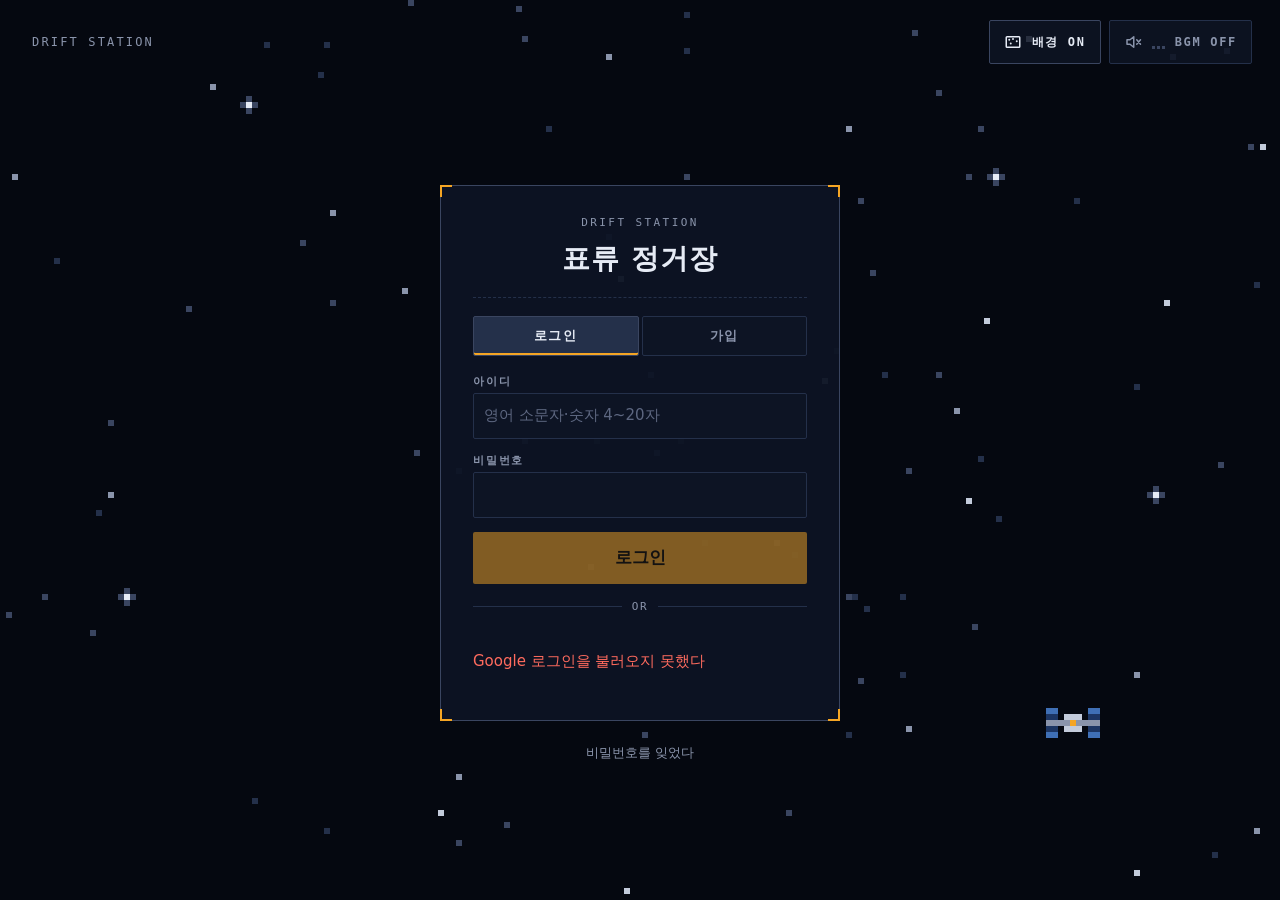
<file: index.html>
<!doctype html>
<html lang="ko">
  <head>
    <meta http-equiv="Content-Security-Policy" content="default-src &#39;self&#39;; script-src &#39;self&#39; https://accounts.google.com/gsi/client; style-src &#39;self&#39; &#39;unsafe-inline&#39; https://fonts.googleapis.com https://accounts.google.com/gsi/style; font-src &#39;self&#39; https://fonts.gstatic.com; img-src &#39;self&#39; data: blob: https://*.googleusercontent.com; media-src &#39;self&#39; data: blob:; connect-src &#39;self&#39; https://accounts.google.com/gsi/ https://drift-station.drift-server.workers.dev wss://drift-station.drift-server.workers.dev http://localhost:* ws://localhost:* http://127.0.0.1:* ws://127.0.0.1:*; frame-src https://accounts.google.com/gsi/; object-src &#39;none&#39;; base-uri &#39;self&#39;; form-action &#39;self&#39;">

    <meta charset="UTF-8" />
    <meta name="viewport" content="width=device-width, initial-scale=1.0" />
    <meta name="theme-color" content="#0f1420" />
    <link rel="preconnect" href="https://fonts.googleapis.com" />
    <link rel="preconnect" href="https://fonts.gstatic.com" crossorigin />
    <link rel="stylesheet" href="https://fonts.googleapis.com/css2?family=IBM+Plex+Mono:wght@400;600&family=IBM+Plex+Sans+KR:wght@400;600;700&family=Noto+Serif+KR:wght@400;600&display=swap" />
    <title>표류 정거장</title>
    <script type="module" crossorigin src="./assets/index-R42mqDka.js"></script>
    <link rel="stylesheet" crossorigin href="./assets/index-B6-lvnAg.css">
  </head>
  <body>
    <div id="root"></div>
  </body>
</html>
</file>
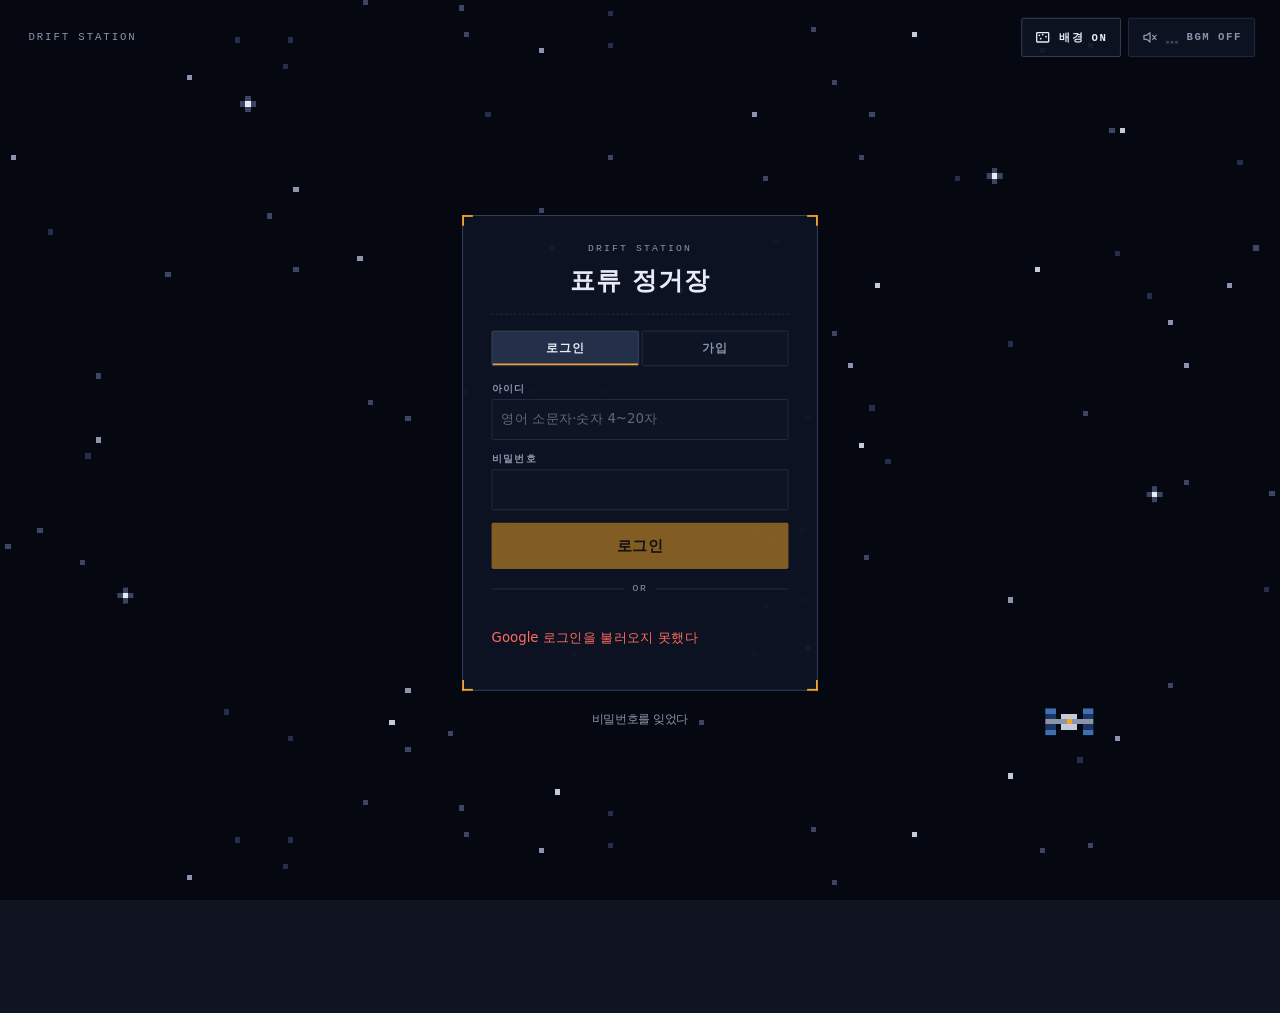
<file: desktop.html>
<!doctype html>
<html lang="ko">
<head>
  <meta charset="UTF-8" />
  <meta name="viewport" content="width=device-width, initial-scale=1" />
  <title>표류 정거장 · 데스크톱</title>
  <style>
    html, body { margin: 0; width: 100%; height: 100%; overflow: hidden; background: #0f1420; }
    iframe { display: block; width: 1440px; border: 0; transform-origin: top left; }
  </style>
</head>
<body>
  <iframe title="표류 정거장 데스크톱 화면"></iframe>
  <script>
    // Preview at a stable desktop width even inside a narrow development panel.
    // Same origin keeps the existing station and browser save data.
    const game = document.querySelector('iframe');
    const target = new URL('./', location.href);
    target.search = location.search;
    game.src = target.href;
    window.addEventListener('message', e => {
      if (e.source !== game.contentWindow || e.origin !== location.origin || e.data?.type !== 'drift-navigation' || typeof e.data.search !== 'string' || e.data.search.length > 2048) return;
      const u = new URL(location.href); u.search = e.data.search;
      history.replaceState(null, '', u);
    });
    const fit = () => {
      const scale = Math.min(1, document.documentElement.clientWidth / 1440);
      game.style.height = `${Math.ceil(document.documentElement.clientHeight / scale)}px`;
      game.style.transform = `scale(${scale})`;
    };
    new ResizeObserver(fit).observe(document.documentElement);
    fit();
  </script>
</body>
</html>
</file>
<file: assets/index-B6-lvnAg.css>
:root{--bg:#070b14;--surface:#111827;--surface-2:#172033;--ink:#e6ebf5;--muted:#8a94ab;--line:#24304a;--accent:#f5a524;--accent-ink:#1a1203;--readout:#5ee0d6;--good:#4fd18b;--mid:#f5c04a;--bad:#ff6b5e;--chip:#1d273c;--led:#b48cff;--px-w:#e6ebf5;--px-m:#8a94ab;--px-d:#3a4560;--px-a:#f5a524;--px-c:#5ee0d6;--px-g:#4fd18b;--px-G:#2a8a57;--px-y:#f5d04a;--px-r:#ff6b5e;--px-p:#b48cff;--px-n:#a8714a;--px-N:#6b4430;--px-o:#e8834a;--px-k:#ff8fb8;--font-body:"IBM Plex Sans KR", "Apple SD Gothic Neo", "Noto Sans KR", system-ui, sans-serif;--font-mono:"IBM Plex Mono", ui-monospace, "SF Mono", Menlo, monospace;--lightningcss-light: ;--lightningcss-dark:initial;color-scheme:dark}*{box-sizing:border-box}html,body,#root{height:100%}body{background:var(--bg);color:var(--ink);font:15px/1.55 var(--font-body);word-break:keep-all;overflow-wrap:break-word;margin:0}h1,h2,h3,h4{margin:.4em 0;line-height:1.3}h1{font-size:26px}h2{font-size:19px}h3{font-size:17px}h4{color:var(--muted);font-size:15px}a{color:var(--accent)}button{font:inherit;border:1px solid var(--accent);background:var(--accent);color:var(--accent-ink);cursor:pointer;border-radius:8px;padding:7px 14px}button:disabled{opacity:.45;cursor:not-allowed}button.small{padding:3px 10px;font-size:13px}input,textarea,select{font:inherit;color:var(--ink);background:var(--surface);border:1px solid var(--line);border-radius:8px;width:100%;padding:7px 10px}textarea{resize:vertical}.muted{color:var(--muted)}.error{color:var(--bad)}.error.bar{background:color-mix(in srgb, var(--bad) 12%, transparent);cursor:pointer;padding:6px 16px}.notice{border:1px solid var(--line);background:var(--surface);border-radius:10px;padding:10px 14px}.row{align-items:center;gap:8px;display:flex}.row.between{justify-content:space-between}.row.wrap{flex-wrap:wrap}.stack{flex-direction:column;gap:8px;display:flex}.grid2{grid-template-columns:repeat(2,minmax(0,1fr));gap:10px;display:grid}.grid3{grid-template-columns:repeat(3,minmax(0,1fr));gap:10px;display:grid}.field{flex-direction:column;gap:4px;display:flex}.field>span{color:var(--muted);font-size:13px}.chips{flex-wrap:wrap;gap:6px;display:flex}.chip{background:var(--chip);color:var(--ink);border-color:#0000;border-radius:999px;padding:4px 12px}.chip.on{background:var(--accent);color:var(--accent-ink)}ul.plain{flex-direction:column;gap:4px;margin:0;padding:0;list-style:none;display:flex}.lobby{flex-direction:column;gap:16px;max-width:760px;margin:0 auto;padding:24px 16px 60px;display:flex}.lobby.narrow{max-width:420px;padding-top:12vh}.rooms{gap:8px;padding:0;list-style:none;display:grid}.card{text-align:left;background:var(--surface);width:100%;color:var(--ink);border-color:var(--line);flex-direction:column;gap:2px;padding:12px 14px;display:flex}.sheet{border:1px solid var(--line);background:var(--surface);border-radius:12px;flex-direction:column;gap:10px;padding:14px;display:flex}.game{flex-direction:column;height:100%;display:flex}.topbar{border-bottom:1px solid var(--line);background:var(--surface);flex-wrap:wrap;align-items:center;gap:12px;padding:10px 16px;display:flex}.topbar .title{flex:1;min-width:200px}.survival{border-radius:999px;padding:4px 12px;font-weight:600}.survival.good{background:color-mix(in srgb, var(--good) 18%, transparent);color:var(--good)}.survival.mid{background:color-mix(in srgb, var(--mid) 18%, transparent);color:var(--mid)}.survival.bad{background:color-mix(in srgb, var(--bad) 18%, transparent);color:var(--bad)}.code{letter-spacing:2px;border:1px dashed var(--line);border-radius:6px;padding:3px 8px;font-family:ui-monospace,monospace}.resources{border-bottom:1px solid var(--line);gap:6px;padding:8px 16px;display:flex;overflow-x:auto}.res{background:var(--surface);border:1px solid var(--line);white-space:nowrap;border-radius:8px;flex-direction:column;padding:4px 10px;font-size:13px;display:flex}.res span{color:var(--muted);font-size:11.5px}.res.bad{border-color:var(--bad)}.res.bad b{color:var(--bad)}.res.mid b{color:var(--mid)}.ending{background:var(--ink);color:var(--bg);padding:10px 16px}.columns{flex:1;grid-template-columns:minmax(0,1fr) 360px;min-height:0;display:grid}.feed{border-right:1px solid var(--line);flex-direction:column;min-height:0;display:flex}.feed-scroll{flex-direction:column;flex:1;gap:4px;padding:12px 16px;display:flex;overflow-y:auto}.log{font-size:14px}.log .t{color:var(--muted);font-variant-numeric:tabular-nums;margin-right:6px;font-size:11.5px}.log.event{border-left:3px solid var(--mid);background:var(--surface);border-radius:0 8px 8px 0;padding:6px 10px}.log.capsule,.log.midnight{color:var(--muted);font-style:italic}.log.wake{color:var(--led)}.log.ending{color:var(--bad);font-weight:700}.log.maria{color:var(--accent)}.log.observe{color:var(--good)}.chat{background:var(--chip);border-radius:12px;align-self:flex-start;max-width:80%;padding:5px 12px}.chat.mine{background:color-mix(in srgb, var(--accent) 20%, var(--surface));align-self:flex-end}.chat-time{color:var(--muted);font:11px var(--font-mono);white-space:nowrap;margin-right:6px}.composer{border-top:1px solid var(--line);background:var(--surface);gap:8px;padding:10px 16px;display:flex}.composer select{width:140px}.panel{background:var(--surface);flex-direction:column;min-height:0;display:flex}.tabs{border-bottom:1px solid var(--line);display:flex;overflow-x:auto}.tabs button{color:var(--muted);white-space:nowrap;background:0 0;border:0;border-bottom:2px solid #0000;border-radius:0;padding:10px 12px}.tabs button.on{color:var(--ink);border-bottom-color:var(--accent)}.panel-body{flex:1;padding:14px;overflow-y:auto}.kv{border-bottom:1px dashed var(--line);justify-content:space-between;gap:8px;padding:3px 0;display:flex}.plots{grid-template-columns:repeat(2,minmax(0,1fr));gap:8px;display:grid}.plot{border:1px solid var(--line);background:color-mix(in srgb, var(--led) 6%, var(--surface));border-radius:10px;flex-direction:column;gap:4px;padding:8px;display:flex}.plot.empty{background:var(--surface)}.plot.ready{border-color:var(--good)}.bar{background:var(--chip);border-radius:3px;height:6px;overflow:hidden}.bar i{background:var(--good);height:100%;display:block}.bar i.mid{background:var(--mid)}.bar i.bad{background:var(--bad)}.sys{grid-template-columns:1fr auto;align-items:center;gap:4px 10px;display:grid}.sys .row,.sys .bar{grid-column:1}.sys button{grid-area:1/2/span 2}.event{border:1px solid var(--mid);border-radius:10px;padding:10px}.choice{text-align:left;background:var(--surface);color:var(--ink);border-color:var(--line)}.slot{border:1px solid var(--line);border-radius:8px;padding:6px 10px}.slot.now{border-color:var(--accent);background:color-mix(in srgb, var(--accent) 10%, transparent)}.codex{border-bottom:1px solid var(--line);padding:6px 0}.codex.unseen{color:var(--muted)}.title-badge{background:var(--chip);border-radius:999px;margin-left:8px;padding:1px 8px;font-size:12px}.capsule{border-top:1px solid var(--line);margin-top:12px;padding-top:12px}@media (width<=860px){.columns{grid-template-rows:minmax(260px,1fr) auto;grid-template-columns:1fr}.feed{border-right:0;border-bottom:1px solid var(--line)}.panel{max-height:55vh}.grid2,.grid3{grid-template-columns:1fr}}.stamina-chip{background:var(--chip);white-space:nowrap;border-radius:999px;padding:3px 10px;font-size:13px}.quests{border-bottom:1px solid var(--line);background:color-mix(in srgb, var(--accent) 6%, var(--surface));flex-direction:column;gap:8px;padding:10px 16px;display:flex}.quests.compact{flex-flow:wrap;align-items:center;padding:6px 16px}.quest-row{grid-template-columns:repeat(auto-fit,minmax(200px,1fr));gap:8px;display:grid}.quest{text-align:left;background:var(--surface);color:var(--ink);border-color:var(--line);flex-direction:column;gap:4px;display:flex}.quest.on{border-color:var(--accent);box-shadow:inset 0 0 0 1px var(--accent)}.quest-pill{border:1px solid var(--line);background:var(--surface);border-radius:999px;padding:2px 10px;font-size:13px}.quest-pill.done{border-color:var(--good);color:var(--good)}.puzzle{border-color:var(--accent);margin-bottom:12px}.map{grid-template-columns:repeat(4,minmax(0,1fr));grid-template-areas:"truss truss truss truss""a1 a2 a3 a4""b1 b2 b3 b4""c1 c2 c3 c4";gap:6px;margin-bottom:12px;display:grid;position:relative}.map:before{content:"";background:var(--line);z-index:0;height:2px;position:absolute;top:50%;left:12%;right:12%}.node{z-index:1;background:var(--surface);min-height:58px;color:var(--ink);border:1px solid var(--line);text-align:left;border-radius:10px;flex-direction:column;align-items:flex-start;gap:4px;padding:6px 8px;font-size:13px;display:flex;position:relative}.node.on{border-color:var(--accent);box-shadow:inset 0 0 0 1px var(--accent)}.node.locked{opacity:.6;border-style:dashed}.node[style*=truss]{background:var(--chip);flex-direction:row;justify-content:space-between;align-items:center;min-height:36px}.badges{flex-wrap:wrap;gap:4px;display:flex}.badges i{border-radius:999px;padding:0 6px;font-size:11px;font-style:normal}.b-event{background:var(--mid);color:var(--bg)}.b-ready{background:var(--good);color:var(--bg)}.b-weak{background:var(--bad);color:var(--bg)}.b-lock{background:var(--chip);color:var(--muted)}.place h3{margin:0}.operation{border-bottom:1px solid var(--line);flex-direction:column;gap:8px;padding:10px 16px;display:flex}.operation.warning{background:color-mix(in srgb, var(--mid) 12%, var(--surface))}.operation.active{background:color-mix(in srgb, var(--bad) 12%, var(--surface))}.op-stages{grid-template-columns:repeat(auto-fit,minmax(220px,1fr));gap:8px;display:grid}.op-stage{border:1px solid var(--line);background:var(--surface);border-radius:10px;flex-direction:column;gap:6px;padding:8px;display:flex}.op-stage.done{border-color:var(--good)}.op-stage.failed{opacity:.6}.bad{color:var(--bad)}.locked-card{opacity:.6}.activity{border-bottom:1px solid var(--line);background:var(--surface);flex-wrap:wrap;align-items:center;gap:6px;padding:8px 16px;display:flex}.activity .chip{font-size:13px}.activity .drone.out{background:color-mix(in srgb, var(--accent) 14%, var(--chip))}.activity .drone.ping{outline:2px solid var(--mid)}.call{border-left:3px solid var(--led);background:color-mix(in srgb, var(--led) 8%, var(--surface));border-radius:0 8px 8px 0;flex-basis:100%;padding:8px 10px}.call .row{margin-top:6px}.crate{border:1px dashed var(--mid);background:color-mix(in srgb, var(--mid) 6%, var(--surface));border-radius:10px;padding:10px 12px}.card{border:1px solid var(--line);border-radius:10px;padding:10px 12px}.hidden-item{opacity:.5;letter-spacing:1px}.rar{border-radius:999px;margin-left:4px;padding:1px 6px;font-size:11px}.rar-common{background:var(--chip);color:var(--muted)}.rar-uncommon{background:color-mix(in srgb, var(--good) 18%, transparent);color:var(--good)}.rar-rare{background:color-mix(in srgb, var(--accent) 18%, transparent);color:var(--accent)}.rar-legendary{background:color-mix(in srgb, var(--mid) 24%, transparent);color:var(--mid);font-weight:600}.chip.rar-bg-uncommon{box-shadow:inset 0 0 0 1px var(--good)}.chip.rar-bg-rare{box-shadow:inset 0 0 0 1px var(--accent)}.chip.rar-bg-legendary{box-shadow:inset 0 0 0 2px var(--mid);font-weight:600}.item-row{border-bottom:1px solid var(--line);padding:4px 0}.linkish{color:var(--ink);text-align:left;background:0 0;border:none;width:100%;padding:2px 0}.item-detail{padding:4px 0 8px}.tripbar{background:var(--chip);border-radius:4px;height:8px;position:relative;overflow:hidden}.tripbar i{background:var(--accent);height:100%;transition:width 1s linear;display:block}.tripbar b{background:var(--mid);width:2px;position:absolute;top:0;bottom:0}.timer{font-variant-numeric:tabular-nums;font-size:15px;font-weight:600}.chip.short{box-shadow:inset 0 0 0 1px var(--bad)}button.tiny{border-radius:6px;margin-left:6px;padding:0 6px;font-size:11px}.vitals{border-bottom:1px solid var(--line);flex-wrap:wrap;align-items:center;gap:10px;padding:6px 16px;display:flex}.hearts{align-items:center;gap:2px;display:inline-flex}.pips{gap:2px;display:inline-flex}.pips i{background:var(--chip);border-radius:2px;width:8px;height:14px}.pips i.on{background:var(--good)}.satiety{background:var(--chip);border-radius:5px;width:90px;height:10px;display:inline-block;overflow:hidden}.satiety i{background:#e08a2e;height:100%;display:block}.satiety.low i{background:var(--bad)}.vital-label{color:var(--muted);font-size:12px}.warn{color:var(--bad);font-size:12px;font-weight:600}.crew-vitals{grid-template-columns:auto 1fr;align-items:center;gap:4px 10px;display:grid}.toolbar{flex-wrap:wrap;gap:6px;display:flex}.tool{background:var(--chip);color:var(--ink);border-color:#0000;flex-direction:column;align-items:center;gap:0;min-width:58px;padding:6px 10px;display:flex}.tool span{font-size:20px;line-height:1.2}.tool small{font-size:11px}.tool.on{background:var(--accent);color:var(--accent-ink)}.farm-grid{grid-template-columns:repeat(auto-fill,minmax(64px,1fr));gap:6px;display:grid}.tile{aspect-ratio:1;color:var(--ink);border:2px solid #0000;border-radius:10px;justify-content:center;align-items:center;padding:0;display:flex;position:relative;overflow:hidden}.tile-plant{font-size:28px}.tile.ready{box-shadow:0 0 0 2px var(--mid) inset;animation:1.6s ease-in-out infinite alternate glow}@keyframes glow{0%{filter:brightness()}to{filter:brightness(1.15)}}.tile.sel{border-color:var(--accent)}.tile.fit{border-color:var(--good)}.tile.nofit{opacity:.45}.tile-grow{background:var(--good);height:4px;position:absolute;bottom:0;left:0}.tile-badges{font-size:12px;position:absolute;top:2px;left:4px}.tile-nutrient{background:#e08a2e;border-radius:2px;width:4px;max-height:calc(100% - 12px);position:absolute;bottom:6px;right:2px}.soil-pillow{background:#d9c7a3}.soil-hydro{background:#a9cfe0}.soil-compost{background:#8a6a4a}.soil-moss{background:#70875b}.soil-clay{background:#b98063}.soil-warm{background:#c9a164}.soil-stardust{color:#fff;background:linear-gradient(135deg,#3b3567,#6c5aa8)}.swatch{border-radius:3px;width:12px;height:12px;display:inline-block}.legend{gap:10px}code,.mono{letter-spacing:.02em;font-family:ui-monospace,SF Mono,Menlo,monospace;font-size:.92em}.station-map{background:#05070d;border-radius:12px;width:100%;height:auto;display:block}.station-map .star{fill:#cfd8ff;opacity:.7}.station-map .tube{fill:#9aa3b5}.station-map .strut{fill:#7d8597}.station-map .broken{stroke:#9aa3b5;stroke-width:6px;stroke-dasharray:4 5;fill:none}.station-map .ship rect{fill:#c9ccd4;stroke:#6b7080;cursor:pointer}.station-map .ship .mini-panel,.station-map .panel{fill:url(#panel);stroke:#8fb0ff;stroke-width:.6px}.station-map .mod{cursor:pointer;outline:none}.station-map .mod .shell{fill:#e8eaef;stroke:#6b7080;stroke-width:1.5px;transition:fill .15s}.station-map .mod:hover .shell,.station-map .mod:focus-visible .shell{fill:#fff8e6}.station-map .mod.sel .shell{stroke:#ffb341;stroke-width:3px}.station-map .mod.locked .shell{stroke-dasharray:5 4;fill:#b5b9c4}.station-map .mod.derelict .shell{fill:#8d8478;stroke-dasharray:6 3}.station-map .lattice{stroke:#6b7080;stroke-width:.8px}.station-map .window{fill:#6fb6ff}.station-map .label{text-anchor:middle;fill:#1d2230;pointer-events:none;font-size:12px;font-weight:600}.station-map .mod.derelict .label,.station-map .mod.locked .label{fill:#2a2f3a}.station-map .label.light{fill:#e7e9f0}.station-map .label.small{fill:#1d2230;font-size:10px}.station-map .badge{fill:#3559c7}.station-map .badge.b-ready{fill:#2f8a5b}.station-map .badge.b-weak{fill:#c0392b}.station-map .badge.b-lock{fill:#6b7080}.station-map .badge-t{fill:#fff;text-anchor:middle;pointer-events:none;font-size:10px;font-weight:700}.project-strip{border:none;border-bottom:1px solid var(--line);background:color-mix(in srgb, var(--led) 8%, var(--surface));width:100%;color:var(--ink);text-align:left;border-radius:0;flex-wrap:wrap;align-items:center;gap:10px;padding:6px 16px;display:flex}.project-strip.behind{background:color-mix(in srgb, var(--bad) 10%, var(--surface))}.story{margin:4px 0;font-style:italic}.done-stage{border-left:3px solid var(--good);padding-left:8px}.cycle{flex-wrap:wrap;align-items:center;gap:3px;display:inline-flex}.cycle i{background:var(--chip);color:var(--muted);border-radius:999px;padding:1px 5px;font-size:11px;font-style:normal}.cycle i.on{background:var(--good);color:#fff}.buff{color:var(--good);font-size:12px;font-weight:600}body{background-color:var(--bg);background-image:radial-gradient(1px 1px at 12% 18%,#cfd8ff 50%,#0000 51%),radial-gradient(1px 1px at 72% 34%,#fff 50%,#0000 51%),radial-gradient(1.5px 1.5px at 38% 72%,#b9c6ff 50%,#0000 51%),radial-gradient(1px 1px at 88% 82%,#fff 50%,#0000 51%),radial-gradient(1px 1px at 55% 8%,#e0e6ff 50%,#0000 51%),radial-gradient(1px 1px at 22% 52%,#fff 50%,#0000 51%),radial-gradient(1200px 600px at 80% -10%,#5e78ff1a,#0000 60%),radial-gradient(900px 500px at -10% 110%,#b48cff14,#0000 60%);background-size:340px 340px,420px 420px,520px 520px,610px 610px,280px 280px,460px 460px,100% 100%,100% 100%;background-attachment:fixed;animation:240s linear infinite drift}@keyframes drift{0%{background-position:0 0,0 0,0 0,0 0,0 0,0 0,0 0,0 0}to{background-position:-340px 120px,-420px 140px,-520px 160px,-610px 200px,-280px 90px,-460px 150px,0 0,0 0}}@media (prefers-reduced-motion:reduce){body,.tile.ready{animation:none}}h1,h2,h3{letter-spacing:.01em}h4{font-family:var(--font-mono);letter-spacing:.03em;color:var(--readout);font-size:12px}code,.mono,.timer,.stamina-chip,.survival,.kv b,.resources b{font-family:var(--font-mono)}.timer{color:var(--readout)}button{border-radius:6px;transition:filter .12s,transform 60ms}button:not(:disabled):hover{filter:brightness(1.12)}button:not(:disabled):active{transform:translateY(1px)}button:focus-visible{outline:2px solid var(--readout);outline-offset:2px}button.ghost{color:var(--ink);border-color:var(--line);background:0 0}.topbar{border-bottom:1px solid var(--line);background:linear-gradient(#0d1424,#0a101d);box-shadow:0 1px #5ee0d614}.topbar .title strong{font-family:var(--font-mono);letter-spacing:.08em;text-transform:uppercase}.resources{border-bottom:1px solid var(--line);background:#0a101dd9}.panel,.feed,aside.panel,section.feed{-webkit-backdrop-filter:blur(4px);backdrop-filter:blur(4px);background:#111827e0}.panel{position:relative}.event,.crate,.card,.call{background:var(--surface-2);border:1px solid var(--line);border-radius:4px;position:relative}.event:before,.event:after,.crate:before,.crate:after{content:"";border-color:var(--readout);opacity:.55;pointer-events:none;border-style:solid;width:10px;height:10px;position:absolute}.event:before,.crate:before{border-width:2px 0 0 2px;top:-1px;left:-1px}.event:after,.crate:after{border-width:0 2px 2px 0;bottom:-1px;right:-1px}.crate{border:1px dashed var(--mid);background:color-mix(in srgb, var(--mid) 7%, var(--surface-2))}.call{border-left:3px solid var(--led);background:color-mix(in srgb, var(--led) 10%, var(--surface-2))}.call b{color:var(--led)}.tabs button{font-family:var(--font-mono);letter-spacing:.04em;font-size:13px}.tabs button.on{background:var(--accent);color:var(--accent-ink)}.activity,.vitals,.project-strip{background:#0a101de6}.project-strip b{color:var(--accent)}.bar,.tripbar,.satiety{box-shadow:inset 0 0 0 1px var(--line);background:#0b1220}.tripbar i{background:linear-gradient(90deg, var(--readout), var(--accent))}.survival.good{color:var(--good)}.survival.mid{color:var(--mid)}.survival.bad{color:var(--bad)}.log{border-left:2px solid var(--line);padding-left:8px}.log.robot{border-left-color:var(--readout);font-family:var(--font-body)}.log.robot:before{content:"▸ ";color:var(--readout)}.audio-toggles{gap:4px;display:inline-flex}.lobby{background:0 0}.chip{border:1px solid var(--line)}.chip.on{border-color:var(--accent)}select,input,textarea{color:var(--ink);border:1px solid var(--line);background:#0b1220}.station-map{box-shadow:inset 0 0 0 1px var(--line), 0 0 40px #5e78ff14}.statusbar{border-bottom:1px solid var(--line);background:#0a101de6;flex-wrap:wrap;align-items:center;gap:10px;padding:6px 16px;display:flex}.statusbar .vitals{background:0 0;border:0;padding:0}.spacer{flex:1}.warn-chip{background:color-mix(in srgb, var(--bad) 22%, transparent);color:var(--bad);border-radius:999px;padding:2px 8px;font-size:12px;font-weight:600}.notices{border-bottom:1px solid var(--line);flex-direction:column;max-height:38vh;display:flex;overflow-y:auto}.notices>*{border-bottom:0!important}.notices .quests{padding:6px 16px}.panel-body>.subtabs{margin-bottom:10px}.feed-col{border-left:1px solid var(--line);background:#111827e0;flex-direction:column;min-height:0;display:flex}.feed-col .feed{border-right:0;height:100%}.log-tab{flex-direction:column;height:60vh;display:flex}.tabs{align-items:center}.feed-toggle{color:var(--muted);background:0 0;border:0;padding:6px 10px;font-size:12px}.only-narrow{display:none}@media (width<=860px){.only-wide{display:none!important}.only-narrow{display:inline-block}.columns,.game.feed-closed .columns{grid-template-rows:1fr;grid-template-columns:1fr}.panel{max-height:none}.notices{max-height:32vh}}.test-clock{display:inline-flex;position:relative}.test-clock-menu{z-index:20;background:var(--surface-2);border:1px solid var(--accent);border-radius:8px;flex-wrap:wrap;align-items:center;gap:6px;width:280px;padding:10px;display:flex;position:absolute;top:calc(100% + 6px);right:0;box-shadow:0 8px 24px #00000080}.small-label{font-size:12px}.test-note{border:1px dashed var(--accent);color:var(--accent);border-radius:6px;padding:8px 12px;font-size:13px}.farm-guide{border:1px solid var(--line);background:var(--surface-2);border-radius:6px;padding:6px 10px}.farm-guide summary{cursor:pointer;color:var(--readout);font-weight:600}.farm-guide ol{gap:4px;margin:6px 0;padding-left:18px;font-size:13px;display:grid}.locked-row{opacity:.6}.now{flex-direction:column;gap:14px;display:flex}.now-grid{grid-template-columns:repeat(auto-fill,minmax(230px,1fr));gap:8px;display:grid}.now-card{background:var(--surface-2);border:1px solid var(--line);border-left:3px solid var(--line);border-radius:8px;grid-template-columns:auto 1fr auto;align-items:center;gap:10px;min-width:0;padding:10px 12px;display:grid}.now-card.urgent{border-left-color:var(--bad);background:color-mix(in srgb, var(--bad) 8%, var(--surface-2))}.now-card.ready{border-left-color:var(--good)}.now-card.idea{border-left-color:var(--readout)}.now-icon{font-size:24px;line-height:1}.now-text{flex-direction:column;min-width:0;display:flex}.now-text b{overflow-wrap:anywhere;font-size:14px}.now-text small{color:var(--muted);overflow-wrap:anywhere;font-size:12px}.now-card button{white-space:nowrap}.now-wait{flex-direction:column;gap:4px;display:flex}.now-wait-row{color:var(--muted);grid-template-columns:24px 1fr auto;align-items:center;gap:8px;font-size:13px;display:grid}.toasts{right:max(16px, env(safe-area-inset-right,0px));bottom:calc(16px + env(safe-area-inset-bottom,0px));z-index:50;pointer-events:none;flex-direction:column;gap:6px;display:flex;position:fixed}.toast{background:var(--surface-2);border:1px solid var(--accent);color:var(--ink);border-radius:8px;padding:8px 12px;font-size:13px;animation:.25s ease-out toast-in,.4s ease-in 2.6s forwards toast-out;box-shadow:0 6px 18px #00000073}.toast.level{border-color:var(--good);color:var(--good);font-weight:700}@keyframes toast-in{0%{opacity:0;transform:translateY(10px)}to{opacity:1;transform:none}}@keyframes toast-out{to{opacity:0;transform:translateY(-6px)}}@media (prefers-reduced-motion:reduce){.toast{animation:none}}.xpbar{font-size:12px;font-family:var(--font-mono);align-items:center;gap:6px;display:inline-flex}.xpbar i{width:70px;height:6px;box-shadow:inset 0 0 0 1px var(--line);background:#0b1220;border-radius:3px;display:inline-block;overflow:hidden}.xpbar i b{background:var(--accent);height:100%;display:block}.crew-care{grid-template-columns:repeat(auto-fill,minmax(250px,1fr));gap:8px;margin-bottom:14px;display:grid}.pet{background:var(--surface-2);border:1px solid var(--line);border-radius:10px;flex-direction:column;gap:6px;min-width:0;padding:10px 12px;display:flex}.pet.mine{border-color:var(--accent)}.pet-face{font-size:34px;line-height:1;animation:3s ease-in-out infinite bob}@keyframes bob{50%{transform:translateY(-3px)}}@media (prefers-reduced-motion:reduce){.pet-face{animation:none}}.pet-name{flex-direction:column;min-width:0;display:flex}.pet-name small{color:var(--muted);font-size:12px}.bubble{border:1px solid var(--line);background:#0b1220;border-radius:10px;align-self:flex-start;max-width:100%;padding:4px 10px;font-size:13px;position:relative}.needs{grid-template-columns:repeat(5,1fr);gap:6px;display:grid}.need{flex-direction:column;align-items:center;gap:2px;font-size:14px;display:flex}.need i{width:100%;height:6px;box-shadow:inset 0 0 0 1px var(--line);background:#0b1220;border-radius:3px;display:block;overflow:hidden}.need b{height:100%;display:block}.need.good b{background:var(--good)}.need.mid b{background:var(--mid)}.need.bad b{background:var(--bad)}.care-btns{flex-wrap:wrap;gap:4px;display:flex}.monitor{grid-template-columns:repeat(auto-fill,minmax(300px,1fr));gap:10px;margin-bottom:16px;display:grid}.monitor>h4{grid-column:1/-1;margin:0}.mon{border:1px solid var(--line);background:#0b1220d9;border-radius:6px;flex-direction:column;gap:6px;min-width:0;padding:12px 14px;display:flex}.mon.mine{border-color:color-mix(in srgb, var(--accent) 60%, var(--line))}.mon-head{flex-wrap:wrap;align-items:center;gap:8px;display:flex}.mon-head b{font-size:16px}.mon-head .muted{font-size:12px}.grade{font-family:var(--font-mono);border:1px solid;border-radius:3px;margin-left:auto;padding:1px 8px;font-size:11px}.grade.good{color:var(--good)}.grade.mid{color:var(--mid)}.grade.bad{color:var(--bad)}.voice{color:#c9d0de;margin:0;font-size:13.5px;font-style:italic}.doing{color:var(--readout);font-size:12px;font-family:var(--font-mono);margin:0}.meters{flex-direction:column;gap:3px;margin-top:2px;display:flex}.meter{grid-template-columns:58px auto 30px 1fr;align-items:center;gap:8px;font-size:12px;display:grid}.meter-label{color:var(--muted)}.meter-bar{gap:2px;display:inline-flex}.meter-bar i{background:#1a2336;border-radius:1px;width:9px;height:8px}.meter.good .meter-bar i.on{background:var(--good)}.meter.mid .meter-bar i.on{background:var(--mid)}.meter.bad .meter-bar i.on{background:var(--bad)}.meter-num{font-family:var(--font-mono);text-align:right}.meter-hint{color:var(--muted);overflow-wrap:anywhere;font-size:11px}.tag{border:1px solid;border-radius:3px;padding:1px 7px;font-size:11px}.tag.warn{color:var(--mid);border-color:color-mix(in srgb, var(--mid) 50%, transparent)}.tag.bad{color:var(--bad);border-color:color-mix(in srgb, var(--bad) 60%, transparent);background:color-mix(in srgb, var(--bad) 10%, transparent)}.care-actions{flex-wrap:wrap;gap:4px;margin-top:2px;display:flex}.care-actions button{text-align:left;flex-direction:column;align-items:flex-start;line-height:1.25;display:inline-flex}.care-actions button small{opacity:.8;font-size:10.5px;font-weight:400}.mon-foot{font-size:11px}@media (width<=860px){.monitor{grid-template-columns:1fr}}.doing{letter-spacing:0;font-family:var(--font-body)!important}.monitor>h4{font-family:var(--font-body);letter-spacing:.02em}.px{vertical-align:middle;image-rendering:pixelated;flex:none;display:inline-block}.roll-overlay{left:50%;bottom:calc(24px + env(safe-area-inset-bottom,0px));z-index:60;width:min(360px,100vw - 32px);position:fixed;transform:translate(-50%)}.roll-card{background:var(--surface);border:1px solid var(--line);cursor:pointer;border-radius:10px;gap:10px;padding:14px 16px;animation:.2s ease-out toast-in;display:grid;box-shadow:0 10px 30px #0000008c}.roll-card.tier-hit{border-color:var(--readout);box-shadow:0 0 0 1px var(--readout), 0 10px 30px #0000008c}.roll-card.tier-partial{border-color:var(--accent);box-shadow:0 0 0 1px var(--accent), 0 10px 30px #0000008c}.roll-card.tier-miss{border-color:var(--bad);box-shadow:0 0 0 1px var(--bad), 0 10px 30px #0000008c;animation:.35s ease-in-out shake}.roll-title{justify-content:space-between;align-items:baseline;gap:8px;display:flex}.roll-dice{align-items:center;gap:10px;display:flex}.die{transition:opacity .3s,transform .3s;display:inline-flex}.die.spin{animation:.14s linear infinite die-spin}.die.dropped{opacity:.3;transform:scale(.8)}.roll-mods{font-family:var(--font-mono);opacity:0;flex-wrap:wrap;gap:6px 10px;font-size:13px;transition:opacity .3s;display:flex}.roll-mods.on,.roll-total.on{opacity:1}.roll-total{opacity:0;flex-wrap:wrap;align-items:baseline;gap:10px;transition:opacity .3s;display:flex}.roll-total b{font-family:var(--font-mono);font-size:28px}.roll-tier{font-weight:700}.tier-hit .roll-tier,.tier-hit.roll-inline b{color:var(--readout)}.tier-partial .roll-tier,.tier-partial.roll-inline b{color:var(--accent)}.tier-miss .roll-tier,.tier-miss.roll-inline b{color:var(--bad)}.roll-inline{font-family:var(--font-mono);align-items:center;gap:3px;margin-right:6px;font-size:12px;display:inline-flex}@keyframes die-spin{0%{transform:rotate(-8deg)translateY(-2px)}50%{transform:rotate(8deg)translateY(2px)}to{transform:rotate(-8deg)translateY(-2px)}}@keyframes shake{0%,to{transform:none}25%{transform:translate(-4px)}75%{transform:translate(4px)}}.risk-row{flex-wrap:wrap;align-items:center;gap:6px;display:flex}.risk-row .chip.on.push{background:var(--bad);color:var(--accent-ink)}.risk-row .chip.on.careful{background:var(--readout);color:var(--accent-ink)}.clockbar{padding:6px max(16px, env(safe-area-inset-left,0px));border-bottom:1px solid var(--line);background:var(--surface);flex-wrap:wrap;gap:8px 16px;display:flex}.clock{align-items:center;gap:8px;display:inline-flex}.clock-pips{gap:3px;display:inline-flex}.clock-pips i{border:1px solid var(--line);background:var(--chip);border-radius:50%;width:10px;height:10px}.clock.threat .clock-pips i.on{background:var(--bad);border-color:var(--bad)}.clock.ready .clock-pips i.on{background:var(--readout);border-color:var(--readout)}.clock.task .clock-pips i.on{background:var(--accent);border-color:var(--accent)}.clock small{font-family:var(--font-mono);color:var(--muted);font-size:12px}.clock.danger .clock-pips{border-radius:8px;animation:1.6s ease-in-out infinite pulse}@keyframes pulse{0%,to{box-shadow:0 0 #ff6b5e00}50%{box-shadow:0 0 0 4px #ff6b5e59}}@media (prefers-reduced-motion:reduce){.roll-card,.roll-card.tier-miss,.die.spin,.clock.danger .clock-pips{animation:none}}.feed-filter{border-bottom:1px solid var(--line);flex-wrap:wrap;gap:4px;padding:6px 0;display:flex}.feed-filter .chip{padding:2px 8px;font-size:12px}.feed-who{flex-wrap:wrap;gap:4px;width:100%;padding-top:4px;display:flex}.fish-tells{font-family:var(--font-serif,var(--font-body));overscroll-behavior:contain;align-content:end;gap:4px;height:7.5em;display:grid;overflow-y:auto}.fish-tells p{margin:0}.fish-tells p.old{color:var(--muted)}.fish-tells p.newest{animation:1.2s ease-out tell-in}@keyframes tell-in{0%{opacity:0}40%{opacity:0}to{opacity:1}}.fish-log{flex-wrap:wrap;gap:4px;display:flex}.event.relay{border-left:3px solid var(--readout)}@media (prefers-reduced-motion:reduce){.fish-tells p.newest{animation:none}}.error-pop{left:50%;top:calc(12px + env(safe-area-inset-top,0px));z-index:70;background:var(--surface-2);border:1px solid var(--bad);max-width:min(520px,100vw - 32px);color:var(--ink);border-radius:8px;align-items:center;gap:10px;padding:10px 14px;animation:.2s ease-out toast-in;display:flex;position:fixed;transform:translate(-50%);box-shadow:0 8px 24px #00000080}.error-pop span{overflow-wrap:anywhere}@media (prefers-reduced-motion:reduce){.error-pop{animation:none}}.cook-bar{background:var(--chip);border-radius:3px;height:6px;overflow:hidden}.cook-bar i{background:var(--accent);height:100%;transition:width .4s;display:block}.cook-steps{color:var(--muted);gap:2px;margin:0;padding-left:20px;font-size:13px;display:grid}.cook-steps li.done{opacity:.6;text-decoration:line-through}.cook-steps li.now{color:var(--ink);font-weight:600}.cook-list{grid-template-columns:repeat(auto-fill,minmax(220px,1fr));gap:6px;display:grid}.cook-item{background:var(--surface-2);border:1px solid var(--line);border-radius:8px;gap:4px;min-width:0;padding:8px 10px;display:grid}.pet{background:var(--surface);border:1px solid var(--line);border-radius:10px;padding:10px 12px}.pet-head{align-items:center;gap:10px;display:flex}.pet-say{color:var(--readout);font-family:var(--font-mono)}.pet-bar{grid-template-columns:48px 1fr 28px;align-items:center;gap:8px;display:grid}.pet-bar .meter{background:var(--chip);border-radius:3px;height:6px;display:block;overflow:hidden}.pet-bar .meter i{background:var(--good);height:100%;display:block}.pet-bar .meter i.mid{background:var(--mid)}.pet-bar .meter i.bad{background:var(--bad)}.pet-mate{border-top:1px solid var(--line);align-items:center;gap:6px;padding-top:6px}.pet-face{display:inline-flex}.pet-col-teal .px,.chip.pet-col-teal{filter:hue-rotate(150deg)}.pet-col-pink .px,.chip.pet-col-pink{filter:hue-rotate(300deg)saturate(.9)}.pet-col-violet .px,.chip.pet-col-violet{filter:hue-rotate(230deg)}.stack.tight{gap:2px}.clue{border-left:2px solid var(--readout);background:var(--chip);color:var(--ink);font-family:var(--font-serif,var(--font-body));padding:6px 8px}.safe-fail{border:1px dashed var(--bad);color:var(--muted);border-radius:8px;align-items:center;gap:10px;padding:8px 12px;display:flex}.modal-back{z-index:65;background:#04070eb8;place-items:center;padding:16px;display:grid;position:fixed;inset:0}.modal{background:var(--surface);border:1px solid var(--accent);border-radius:12px;width:min(720px,100%);max-height:calc(100vh - 32px);padding:16px;animation:.2s ease-out toast-in;overflow:auto;box-shadow:0 16px 40px #0009}.modal h3{margin:0}@media (prefers-reduced-motion:reduce){.modal{animation:none}}.audio-toggles{position:relative}.audio-menu{z-index:60;background:var(--surface-2);border:1px solid var(--line);border-radius:10px;gap:8px;min-width:260px;padding:10px 12px;display:grid;position:absolute;top:calc(100% + 6px);right:0;box-shadow:0 8px 24px #00000080}.audio-row{grid-template-columns:84px 1fr 32px;align-items:center;gap:8px;display:grid}.audio-row input[type=range]{width:100%;accent-color:var(--accent)}.audio-row .mono{font-family:var(--font-mono);text-align:right;color:var(--muted);font-size:12px}.grind-list{gap:4px;max-height:320px;display:grid;overflow:auto}.grind-item{border-bottom:1px solid var(--line);flex-wrap:wrap;justify-content:space-between;align-items:center;gap:8px;padding:4px 6px;display:flex}.trader-list{grid-template-columns:repeat(auto-fill,minmax(240px,1fr));gap:8px;display:grid}.trader-item{background:var(--surface-2);border:1px solid var(--line);border-radius:8px;gap:4px;min-width:0;padding:8px 10px;display:grid}.trader-item.special{border-color:var(--accent)}.home-slots{grid-template-columns:repeat(auto-fill,minmax(180px,1fr));gap:6px;display:grid}.home-slot{border:1px solid var(--line);background:var(--surface-2);border-radius:8px;gap:2px;min-width:0;padding:8px;display:grid}.home-slot.empty{background:0 0;border-style:dashed}.avatar{background:var(--surface-2);border:1px solid var(--line);image-rendering:pixelated;flex:none}.avatar.dim{opacity:.75}.avatar-maker{gap:10px;display:grid}.am-preview{flex-wrap:wrap;align-items:flex-start;gap:12px;display:flex}.am-moods{flex-wrap:wrap;gap:6px;display:flex}.am-moods span{justify-items:center;gap:2px;display:grid}.am-moods small{color:var(--muted);font-size:11px}.am-parts{gap:6px;display:grid}.am-part{grid-template-columns:6em 1fr;align-items:center;gap:8px;display:grid}.am-step{align-items:center;gap:6px;display:flex}.am-step b{text-align:center;min-width:7em;font-weight:500}.am-swatches,.am-palette{flex-wrap:wrap;align-items:center;gap:4px;display:flex}.swatch{border:1px solid var(--line);cursor:pointer;border-radius:0;width:22px;height:22px;padding:0}.swatch.on{outline:2px solid var(--accent);outline-offset:1px}.am-canvas{aspect-ratio:1;border:1px solid var(--line);background:var(--surface-2);touch-action:none;grid-template-columns:repeat(16,1fr);width:min(320px,100%);display:grid}.am-canvas .cell{cursor:crosshair;background:0 0;border:1px solid #ffffff0a;border-top:0;border-left:0;border-radius:0;min-width:0;min-height:0;margin:0;padding:0}.am-paint{gap:8px;display:grid}.me-head{align-items:center;gap:12px;display:flex}.couple-pics{vertical-align:middle;align-items:center;gap:2px;display:inline-flex}.am-slider{grid-template-columns:6em 1fr;align-items:center;gap:8px;display:grid}.am-slider input{width:100%;max-width:260px}.file-pick{cursor:pointer;display:inline-block;position:relative}.file-pick input{opacity:0;cursor:pointer;position:absolute;inset:0}.file-pick .button-like{border:1px solid var(--accent);color:var(--accent);padding:4px 10px;font-size:13px;display:inline-block}.file-pick.primary .button-like{background:var(--accent);color:var(--accent-ink);padding:8px 14px;font-size:14px;font-weight:600}.am-err{color:var(--bad)}.file-pick:focus-within .button-like{outline:2px solid var(--accent);outline-offset:2px}.am-paint .bad{color:var(--bad)}.avatar-wrap{flex:none;line-height:0;display:inline-block;position:relative}.avatar-wrap>.avatar{width:100%;height:100%}.mood-badge{background:var(--surface);border:1px solid var(--line);padding:1px;line-height:0;position:absolute;bottom:-4px;right:-4px}.avatar-wrap .avatar.dim{opacity:.75}.avatar-btn{cursor:pointer;background:0 0;border:0;padding:0;line-height:0}.avatar-btn:hover .avatar,.avatar-btn:focus-visible .avatar{outline:2px solid var(--accent);outline-offset:1px}.pet-pic{image-rendering:pixelated;flex:none}.bed-slots{gap:8px;display:grid}.bed-slot{border:1px solid var(--line);background:var(--surface);gap:6px;padding:8px 10px;display:grid}.bed-slot.empty{border-style:dashed}.bed-slot select{min-width:0;max-width:100%}.scene{border:1px solid var(--line);background:#070b14;line-height:0}.scene svg{aspect-ratio:128/72;width:100%;height:auto;image-rendering:pixelated;display:block}.scene .hot{cursor:pointer;outline:none}.scene .hot rect{fill:#0000;stroke:#0000;stroke-width:.6px}.scene .hot:hover rect,.scene .hot:focus-visible rect{stroke:#5ee0d6b3}.scene .hot.edit rect{stroke:#5ee0d68c;stroke-dasharray:1 1}.scene .hot.edit.empty rect{fill:#5ee0d61a;stroke:var(--readout);stroke-dasharray:2 1}.scene .hot.on rect{stroke:var(--accent);stroke-width:.9px;stroke-dasharray:none}.scene .hot text{fill:var(--readout);font:600 7px var(--font-mono);pointer-events:none}.scene-tools{flex-wrap:wrap;align-items:center;gap:8px;display:flex}.station-map.pixel{image-rendering:pixelated;border-radius:0}.station-map.pixel .hit{fill:#0000;stroke:#0000;stroke-width:3px;cursor:pointer;shape-rendering:crispedges}.station-map.pixel .mod:hover .hit,.station-map.pixel .mod:focus-visible .hit{stroke:#5ee0d6cc}.station-map.pixel .mod.sel .hit{stroke:var(--accent)}.station-map.pixel .lock-veil{fill:#05070d73;stroke:#6b7080;stroke-width:2px;stroke-dasharray:6 4;pointer-events:none}.station-map.pixel .label{font-family:var(--font-mono)}.station-map.pixel .mod.derelict .label{fill:#f0e6da}.item-dot{vertical-align:-3px;image-rendering:pixelated;flex:none;margin-right:2px}.cat-head{align-items:center;gap:8px;display:flex}.holo-map{outline-offset:3px;background:#04141a;border:2px solid #3cc7bb;outline:1px solid #0f4a52;gap:0;display:grid}.holo-map svg{width:100%;height:auto;display:block}.holo-map .holo-hit{fill:#0000;stroke:#0000;outline:none}.holo-map .holo-hit:hover,.holo-map .holo-hit:focus-visible{fill:#8ff0e61a}.holo-map .holo-hit.on{stroke:#8ff0e6;stroke-width:3px;stroke-dasharray:8 6;fill:#8ff0e614}.holo-map .holo-hit.locked{fill:#04141a73}.holo-map .holo-label{outline:none}.holo-map .holo-label text{font:700 22px var(--font-body);fill:#fff;stroke:#04141a;stroke-width:6px;paint-order:stroke;stroke-linejoin:round;shape-rendering:auto}.holo-map .holo-label.on text{fill:#04141a;stroke:none}.holo-map .holo-label:focus-visible text{fill:#8ff0e6}.holo-map .holo-n{font:600 30px var(--font-mono);fill:#8ff0e6}.holo-map .holo-title{font:700 22px var(--font-body);fill:#e6fbff;letter-spacing:.1em}.holo-info{color:#e6fbff;background:#06242b;border-top:1px solid #1a5260;flex-wrap:wrap;align-items:baseline;gap:12px;padding:8px 14px;display:flex}.holo-info small{color:#a9dfe4}.holo-legend{color:#e6fbff;background:#04141a;border-top:1px solid #1a5260;flex-wrap:wrap;gap:6px 16px;padding:8px 14px;font-size:13px;display:flex}.holo-legend span{white-space:nowrap;align-items:center;gap:6px;display:inline-flex}.place-head{grid-template-columns:minmax(0,240px) minmax(0,1fr);align-items:start;gap:12px;display:grid}.place-head.no-scene{grid-template-columns:minmax(0,1fr)}.place-head .scene{max-width:240px}.place-head p{margin:4px 0 0}.place-tabs{border-bottom:1px solid var(--line);flex-wrap:wrap;gap:6px;padding-bottom:8px;display:flex}.place-body{gap:12px;min-width:0;display:grid}.bedroom .scene{max-width:520px}.fishing .scene{max-width:420px}.fish-stage{max-width:520px}.fish-canvas{border:1px solid var(--line);background:#050a14;line-height:0;position:relative}.fish-canvas canvas{aspect-ratio:128/72;width:100%;height:auto;image-rendering:pixelated;display:block}.fish-gauge{border:1px solid var(--line);width:min(46%,190px);line-height:1.3;font-family:var(--font-mono);color:var(--muted);background:#050a14d1;gap:4px;padding:6px 8px;font-size:11px;display:grid;position:absolute;top:8px;left:8px}.fish-gauge .bar{height:6px}.fish-gauge .bar i{background:var(--readout,#5ee0d6)}.fish-gauge .readout{color:var(--readout,#5ee0d6)}.fish-stage .accent{color:var(--accent)}.fish-stage button.hot{background:var(--accent);color:#1a1203;border-color:var(--accent);animation:.6s ease-in-out infinite fish-pulse}@keyframes fish-pulse{0%,to{box-shadow:0 0 #f5a524b3}50%{box-shadow:0 0 0 6px #f5a52400}}@media (prefers-reduced-motion:reduce){.fish-stage button.hot{animation:none}}.fish-win{border:2px solid var(--win);background:#070b14;max-width:520px;line-height:0;position:relative}.fish-win canvas{aspect-ratio:128/72;width:100%;height:auto;image-rendering:pixelated;display:block}.fish-win-card{box-sizing:border-box;border:2px solid var(--win);background:#050a14e0;gap:2px;width:min(92%,340px);padding:8px 12px;line-height:1.4;display:grid;position:absolute;bottom:8px;left:50%;transform:translate(-50%)}.fish-win-card .mono{color:var(--win);letter-spacing:.1em;font-family:var(--font-mono);font-size:11px}.fish-win-card b{color:#fff;font-size:17px}.fish-win-card small.muted{font-size:12px}.fish-win-card{padding-right:40px}.fish-win-x{width:30px;height:30px;color:var(--win);border:1px solid var(--win);cursor:pointer;background:0 0;padding:0;font-size:20px;line-height:1;position:absolute;top:4px;right:4px}@media (width<=520px){.fish-win-card{position:relative}}.holo-legend-wrap summary{cursor:pointer;color:#8ff0e6;background:#04141a;border-top:1px solid #1a5260;padding:6px 14px;font-size:13px;list-style:none}.holo-legend-wrap summary::-webkit-details-marker{display:none}.holo-legend-wrap summary:before{content:"+ "}.holo-legend-wrap[open] summary:before{content:"− "}@media (width<=520px){.place-head{grid-template-columns:minmax(0,44%) minmax(0,1fr);gap:10px}.place-head p{font-size:13px}}.map-split{gap:16px;display:grid}@media (width>=1100px){.map-split{grid-template-columns:minmax(0,1.1fr) minmax(0,1fr);align-items:start}.map-split .map-col{position:sticky;top:8px}}.map-split>div,.place,.place-head>*,.place-body>*{min-width:0}.place-col{overflow-wrap:anywhere}.crew-row{flex-wrap:wrap;align-items:center;gap:6px 8px;padding:4px 0;display:flex}.place>.scene,.place .scene{width:100%;max-width:520px}.room-row{align-items:center;gap:8px;display:flex}.room-row .card{flex:1;min-width:0}.make-hint{border:1px dashed var(--line);flex-wrap:wrap;align-items:center;gap:6px 10px;padding:6px 8px;display:flex}.chip-entry{margin:0;font-size:14px;line-height:1.6}.chip-owner{border-top:1px solid var(--line);padding-top:6px}.must-tag{font:600 11px var(--font-mono);color:#1a0b0a;background:var(--bad);vertical-align:2px;align-items:center;gap:4px;margin-right:6px;padding:1px 6px;display:inline-flex}.now-card.must{border-color:var(--bad);box-shadow:inset 3px 0 0 var(--bad)}.project-strip.main-quest{border-bottom:1px solid color-mix(in srgb, var(--mid) 50%, var(--line));background:color-mix(in srgb, var(--mid) 12%, var(--surface))}.mq-tag{font:600 12px var(--font-mono);color:var(--mid);letter-spacing:.04em;align-items:center;gap:6px;display:inline-flex}.seg{scrollbar-width:thin;flex-wrap:nowrap;align-items:center;gap:6px;padding-bottom:6px;display:flex;overflow-x:auto}.seg>button{white-space:nowrap;flex:none;align-items:center;height:34px;padding:0 12px;font-size:13px;display:inline-flex}.place-tabs.seg{border-bottom:1px solid var(--line);padding-bottom:8px}.main-stage{border-color:color-mix(in srgb, var(--mid) 60%, var(--line))}.main-stage h3{margin:0}.craft-group{border-top:1px solid var(--line);gap:8px;padding-top:8px;display:grid}.craft-group>summary{cursor:pointer;padding:4px 0;list-style:none}.craft-group>summary::-webkit-details-marker{display:none}.craft-group>summary:after{content:"▸";color:var(--muted);margin-left:auto;font-size:12px}.craft-group[open]>summary:after{content:"▾";content:"접기"}.murmur{background:var(--surface-2);border:1px solid var(--line);color:var(--ink);max-width:100%;margin:2px 0 6px;padding:6px 10px;font-size:13px;position:relative}.murmur:before{content:"";background:var(--surface-2);border-left:1px solid var(--line);border-top:1px solid var(--line);width:8px;height:8px;position:absolute;top:-6px;left:14px;transform:rotate(45deg)}.rescue-hint{align-items:center;gap:4px;display:inline-flex}.rescue-prompt{background:var(--surface);border:1px solid var(--accent);border-radius:10px;gap:8px;margin-top:8px;padding:12px 14px;display:grid}.rescue-prompt p{margin:0}@media (width<=520px){.fish-win-card{border-width:2px 0 0;width:auto;position:static;transform:none}}@keyframes hfxScan{0%{transform:translateY(-90px)}to{transform:translateY(700px)}}@keyframes hfxFlicker{0%,46%,48%,84%,to{opacity:1}47%{opacity:.86}82%{opacity:.95}83%{opacity:.9}}@keyframes hfxBreath{0%,to{box-shadow:0 0 #5ee0d600}50%{box-shadow:0 0 18px 2px #5ee0d638}}@keyframes hfxBob{0%,to{transform:translateY(0)}50%{transform:translateY(-4px)}}@keyframes hfxPing{0%{opacity:.9;transform:scale(.6)}to{opacity:0;transform:scale(1.8)}}@keyframes hfxTwinkle{0%,to{opacity:.15}50%{opacity:.9}}.holo-map.hfx{animation:4.5s ease-in-out infinite hfxBreath}.holo-map .hfx-ship{animation:5.5s step-end infinite hfxFlicker}.holo-map .hfx-marks{animation:2.4s ease-in-out infinite hfxBob}.holo-map .hfx-ping{fill:none;stroke:#8ff0e6;stroke-width:2px;transform-box:fill-box;transform-origin:50%;pointer-events:none;animation:1.8s ease-out infinite hfxPing}.holo-map .hfx-ping.late{animation-delay:.9s}.holo-map .hfx-scan{pointer-events:none;animation:7s linear infinite hfxScan}.holo-map .hfx-star{pointer-events:none;animation:3.4s ease-in-out infinite hfxTwinkle}.holo-map .hfx-lines{pointer-events:none}@media (prefers-reduced-motion:reduce){.holo-map.hfx,.holo-map .hfx-ship,.holo-map .hfx-marks,.holo-map .hfx-scan,.holo-map .hfx-star{animation:none}.holo-map .hfx-ping,.holo-map .hfx-scan{display:none}}@keyframes pxr-tw{0%,to{opacity:0}50%{opacity:1}}@keyframes pxr-blink{0%,60%{opacity:1}61%,to{opacity:0}}@keyframes pxr-wink{0%,93%{opacity:0}94%,97%{opacity:1}98%,to{opacity:0}}@keyframes pxr-breathe{0%,to{opacity:.25}50%{opacity:.9}}@keyframes pxr-sway{0%,49%{transform:translate(0)}50%,to{transform:translate(5px)}}@keyframes pxr-swayL{0%,49%{transform:translate(0)}50%,to{transform:translate(-5px)}}@keyframes pxr-bob{0%,49%{transform:translateY(0)}50%,to{transform:translateY(-5px)}}@keyframes pxr-rise{0%{opacity:0;transform:translateY(0)}15%{opacity:.85}to{opacity:0;transform:translateY(-40px)}}@keyframes pxr-riseL{0%{opacity:0;transform:translateY(0)}12%{opacity:.9}to{opacity:0;transform:translateY(-75px)}}@keyframes pxr-fall{0%{opacity:0;transform:translateY(0)}10%{opacity:1}90%{opacity:1}to{opacity:0;transform:translateY(30px)}}@keyframes pxr-fallL{0%{opacity:0;transform:translateY(0)}8%{opacity:1}92%{opacity:1}to{opacity:0;transform:translateY(260px)}}@keyframes pxr-fan{0%,49%{transform:rotate(0)}50%,to{transform:rotate(45deg)}}@keyframes pxr-scanY{0%{transform:translateY(0)}to{transform:translateY(85px)}}@keyframes pxr-scanX{0%{opacity:0;transform:translate(0)}8%,92%{opacity:1}to{opacity:0;transform:translate(135px)}}@keyframes pxr-cross{0%{opacity:0;transform:translate(0)}6%,94%{opacity:1}to{opacity:0;transform:translate(380px)}}@keyframes pxr-flick{0%,to{opacity:1}7%{opacity:.2}9%{opacity:1}51%{opacity:.4}53%{opacity:1}79%{opacity:.1}81%{opacity:.9}}.scene-fx{pointer-events:none;position:absolute;inset:0;overflow:hidden}.scene-fx-in{transform-origin:0 0;width:640px;height:360px;position:absolute;top:0;left:0}.pxr-fx{pointer-events:none;position:absolute}@media (prefers-reduced-motion:reduce){.pxr-fx{animation:none!important}}@keyframes scene-rumble{0%,to{transform:translate(0)}25%{transform:translate(1px)}50%{transform:translateY(1px)}75%{transform:translate(-1px)}}.scene.rumble{animation:.12s step-end 15 scene-rumble}@media (prefers-reduced-motion:reduce){.scene.rumble{animation:none}}.avatar-necklace{line-height:0;display:inline-block;position:relative}.necklace-mark{pointer-events:none;line-height:0;position:absolute;bottom:-2px;left:50%;transform:translate(-50%)}.fest-scene{width:100%;max-width:560px;height:auto;image-rendering:pixelated;border:1px solid var(--line);display:block}.scene-card h4{margin:0}.scene-link{margin-left:6px;padding:0 6px}.holiday-cal{border:1px solid var(--line);background:var(--bg);flex-basis:100%;max-height:340px;padding:8px;overflow-y:auto}.holiday-strip b{align-items:center;gap:6px;display:inline-flex}.rod{gap:4px}.trap-slots{flex-wrap:wrap;gap:6px;display:flex}.trap-slot{border:1px dashed var(--line);border-radius:6px;justify-content:center;align-items:center;width:28px;height:28px;display:inline-flex}.trap-slot.on{border-style:solid}.trap-slot.rare{border:1px solid var(--accent)}.fish-titles{grid-template-columns:repeat(auto-fill,minmax(180px,1fr));gap:6px;display:grid}.fish-title{border:1px solid var(--line);opacity:.55;border-radius:6px;gap:2px;padding:6px 8px;display:grid}.fish-title.got{opacity:1;border-color:var(--accent)}.pet-face-wrap{display:inline-flex;position:relative}.pet-trait{background:var(--bg);border:1px solid var(--line);border-radius:5px;padding:2px;line-height:0;position:absolute;top:-6px;right:-6px}.pet-tabs{gap:6px}.beeps{flex-wrap:wrap;gap:6px;min-height:28px;display:flex}.beep{border:1px solid var(--line);font-family:var(--font-mono,ui-monospace, monospace);border-radius:6px;padding:4px 10px;font-size:13px}.beep.high{border-color:var(--accent)}.beep.long{letter-spacing:.3em}.cmd-row{border-bottom:1px solid var(--line);justify-content:space-between;align-items:center;gap:10px;padding:6px 0;display:flex}.cmd-row>button{white-space:nowrap;flex:none}.trace{border-left:2px solid var(--line);padding:6px 8px}.pet-broken{background:var(--bg);border:1px solid var(--bad,#ff6b5e);border-radius:5px;padding:2px;line-height:0;position:absolute;bottom:-6px;right:-6px}@keyframes pet-sway{0%,to{transform:rotate(-2deg)}50%{transform:rotate(2deg)}}@keyframes pet-doze{0%,to{opacity:1;transform:translateY(0)}50%{opacity:.85;transform:translateY(1px)}}.pet-face-wrap.pet-sway .avatar-btn{transform-origin:50% 90%;animation:2.4s ease-in-out infinite pet-sway}.pet-face-wrap.pet-doze .avatar-btn{animation:4s ease-in-out infinite pet-doze}@media (prefers-reduced-motion:reduce){.pet-face-wrap .avatar-btn{animation:none!important}}.film-scene{min-height:4.5em;margin:0;line-height:1.7}.film-line{color:var(--accent)}.load-meter{border:1px solid var(--line);background:var(--surface);border-radius:8px;min-width:280px;max-width:520px;padding:10px 12px}.load-table{border-collapse:collapse;width:100%;font-size:12px}.load-table th,.load-table td{border-bottom:1px solid var(--line);text-align:right;padding:4px 6px}.load-table th:first-child,.load-table td:first-child{text-align:left}.load-table td.bad{color:var(--bad,#ff6b5e)}.obs-chat{border:1px solid var(--line);background:var(--bg);border-radius:8px;flex-direction:column;gap:4px;max-height:360px;padding:8px;display:flex;overflow-y:auto}.obs-line{font-size:14px;line-height:1.5}.obs-line.me b{color:var(--accent)}.src-tip-wrap{vertical-align:middle;outline:none;display:inline-flex;position:relative}.src-tip{z-index:30;background:var(--surface-2);border:1px solid var(--line);width:260px;color:var(--ink);text-align:left;white-space:normal;border-radius:8px;flex-direction:column;gap:4px;padding:10px;display:flex;position:absolute;top:calc(100% + 6px);left:0;box-shadow:0 8px 24px #00000080}.src-list{gap:2px}.title-chip{color:var(--accent);white-space:nowrap;font-size:12px}.move-box{border:1px dashed var(--line);border-radius:6px;flex-basis:100%;padding:8px}.nurse-box{border-top:1px dashed var(--line,#2b3550);gap:4px;margin-top:6px;padding-top:6px;display:grid}.badge-chip{color:var(--readout);white-space:nowrap;vertical-align:1px;border:1px solid;border-radius:3px;padding:0 4px;font-size:11px}.alch-canvas{border:1px solid var(--line);background:#050a14;max-width:640px;line-height:0}.alch-canvas canvas{aspect-ratio:128/72;width:100%;height:auto;image-rendering:pixelated;display:block}.alch-steps{grid-template-columns:repeat(3,minmax(0,1fr));gap:6px;max-width:640px;display:grid}.alch-steps span{border:1px solid var(--line);font-family:var(--font-mono);color:var(--muted);padding:6px 8px;font-size:12px}.alch-steps span.on{border-color:var(--accent);color:var(--accent)}.alch-msg{font-family:var(--font-mono), var(--font-body);max-width:640px;min-height:2.6em;margin:0;font-size:14px;line-height:1.6}.alch-gauge{background:var(--surface-2);border:1px solid var(--line);max-width:640px;height:10px;position:relative}.alch-gauge i{position:absolute;top:0;bottom:0;left:0}.alch-gauge .zone{opacity:.7;background:#2a8a57}.alch-gauge .fill{background:var(--accent)}.alch-book{grid-template-columns:repeat(auto-fill,minmax(220px,1fr));gap:8px;display:grid}.alch-page{border:1px solid var(--line);align-items:flex-start;gap:10px;padding:8px;display:flex}.alch-page.found{border-color:#3d2f63}.alch-try{display:block}.scene{position:relative}.live-art{aspect-ratio:128/72;width:100%;height:auto;image-rendering:pixelated;display:block}.scene .live-art.overlay{pointer-events:none;height:100%;position:absolute;inset:0}.home-zones{display:flex;position:absolute;inset:0}.home-zones button{cursor:pointer;background:0 0;border:0;border-radius:0;flex-basis:0;padding:0}.home-zones button:hover,.home-zones button:focus-visible{outline:1px dashed var(--readout);outline-offset:-1px;background:#5ee0d614}.home-zones button.on{box-shadow:inset 0 -3px 0 var(--readout)}.tag.good{color:var(--good);border-color:color-mix(in srgb, var(--good) 50%, transparent)}.tag.mid{color:var(--mid);border-color:color-mix(in srgb, var(--mid) 50%, transparent)}.sleep-ctl{align-items:center;gap:8px}.sleep-ctl select{width:auto}.tape-vol{align-items:center;gap:6px}.tape-vol input[type=range]{width:120px}.hud{gap:10px 14px}.hud .title{flex:0 auto;min-width:0}.hud .title strong{letter-spacing:.02em}.hud-vitals{flex-wrap:wrap;flex:420px;justify-content:flex-end;align-items:center;gap:8px 10px;min-width:0;display:flex}.hud-vitals .vitals{background:0 0;border:0;flex-wrap:wrap;padding:0}.tabs button,.rail button,.tabbar button{letter-spacing:0}.columns{grid-template-columns:84px minmax(0,1fr) 360px}.game.feed-closed .columns{grid-template-columns:84px minmax(0,1fr)}.columns>*{min-width:0}.rail{border-right:1px solid var(--line);background:#0a101deb;flex-direction:column;gap:4px;padding:10px 6px;display:flex;overflow-y:auto}.rail button{color:var(--muted);background:0 0;border:0;border-radius:8px;flex-direction:column;align-items:center;gap:4px;min-height:56px;padding:10px 2px;font-size:12.5px;font-weight:600;display:flex;position:relative}.rail button:hover{color:var(--ink);background:#ffffff0a}.rail button.on{background:var(--accent);color:var(--accent-ink)}.rail .spacer{flex:1}.rail .feed-toggle{font-size:11.5px}.badge{background:var(--bad);color:#1a0606;text-align:center;border-radius:8px;min-width:16px;height:16px;padding:0 4px;font-size:10.5px;font-style:normal;font-weight:700;line-height:16px;position:absolute;top:4px;right:12px}.only-narrow-block,.only-narrow-flex{display:none}.tabbar{z-index:30;border-top:1px solid var(--line);height:60px;padding-bottom:env(safe-area-inset-bottom);background:#0a101dfa;grid-template-columns:repeat(5,minmax(0,1fr));display:none;position:fixed;bottom:0;left:0;right:0}.tabbar button{color:var(--muted);background:0 0;border:0;border-radius:0;flex-direction:column;justify-content:center;align-items:center;gap:3px;min-height:56px;font-size:12px;font-weight:600;display:flex;position:relative}.tabbar button.on{color:var(--accent)}.tabbar .badge{right:calc(50% - 22px)}.sheet-back{z-index:40;background:#00000080;align-items:flex-end;position:fixed;inset:0}.more-sheet{width:100%;max-height:70vh;padding:10px 12px calc(70px + env(safe-area-inset-bottom));background:var(--surface-2);border-top:2px solid var(--accent);border-radius:16px 16px 0 0;flex-direction:column;gap:2px;display:flex;overflow-y:auto}.sheet-grip{background:var(--line);border-radius:2px;align-self:center;width:40px;height:4px;margin-bottom:6px}.sheet-row{min-height:48px;color:var(--ink);text-align:left;background:0 0;border:0;border-radius:8px;align-items:center;gap:12px;padding:12px;font-size:15px;display:flex;position:relative}.sheet-row.on{background:color-mix(in srgb, var(--accent) 14%, transparent);color:var(--accent)}.sheet-row .badge{margin-left:auto;position:static}.goal-row{flex-direction:column;gap:6px;margin-bottom:12px;display:flex}.goal-row:empty{display:none}.next-up{flex-direction:column;gap:10px;margin-bottom:16px;display:flex}.section-title{margin:0;font-size:16px}.next-up .quests{border:1px solid var(--line);border-radius:8px}.now-grid{grid-template-columns:repeat(auto-fill,minmax(320px,1fr))}.now-card button{white-space:nowrap;min-height:40px}.composer{align-items:center}.composer select{flex-shrink:0;width:auto;max-width:120px}.composer input{flex:auto;min-width:0}.composer button{white-space:nowrap;flex-shrink:0}@media (width<=860px){html,body{overflow-x:hidden}.columns,.game.feed-closed .columns{grid-template-columns:minmax(0,1fr)}.rail{display:none}.tabbar,.only-narrow-flex{display:grid}.sheet-back.only-narrow-flex{display:flex}.only-narrow-block{display:block}.game{padding-bottom:calc(60px + env(safe-area-inset-bottom))}.hud{padding:8px 12px}.hud .title{flex:60%;font-size:14px}.hud-vitals{flex:100%;justify-content:flex-start}.hud-vitals .xpbar,.hud-vitals .stamina-chip{font-size:12px}.panel-body{padding:12px}.now-grid{grid-template-columns:minmax(0,1fr)}.now-card{grid-template-columns:auto minmax(0,1fr) auto}.monitor,.mon{min-width:0;max-width:100%}.care-actions{flex-wrap:wrap}.notices{max-height:24vh}}.hud .title strong{letter-spacing:0;text-transform:none;font-family:inherit}.goal-row .project-strip{border:1px solid var(--line);border-radius:8px}@media (width<=860px){.hud{grid-template-columns:auto minmax(0,1fr) auto;align-items:center;gap:6px 8px;display:grid}.hud .title{white-space:nowrap;text-overflow:ellipsis;grid-column:2;font-size:13.5px;overflow:hidden}.hud .survival{grid-column:3;padding:3px 8px;font-size:13px}.hud .test-clock,.hud .audio-toggles,.hud .code{grid-row:3}.hud .test-clock button,.hud .audio-toggles>button{padding:4px 8px;font-size:12px}.hud-vitals{grid-column:1/-1;gap:6px}.hud-power{order:9;grid-column:1/-1}.hud-power:has(~.hud-hub){grid-column:1/3}.hud .hud-hub{order:9;grid-column:3;align-self:start}.hud-vitals .cycle,.hud-vitals .buff{display:none}.hud-vitals .xpbar i{width:48px}.test-clock-menu{width:auto;max-height:70vh;position:fixed;top:96px;left:8px;right:8px;overflow-y:auto}.goal-row .project-strip{flex-wrap:nowrap;padding:8px 10px}.goal-row .project-strip>span:not(.mq-tag){white-space:nowrap;text-overflow:ellipsis;min-width:0;overflow:hidden}.goal-row .project-strip:not(.main-quest)>span,.goal-row .project-strip.main-quest .mq-tag{display:none}.quests .row.between b{font-size:14px}}.only-narrow-inline{display:none}.map-full{flex-direction:column;gap:8px;max-width:980px;margin:0 auto;display:flex}.place-2col{align-items:start;gap:16px;display:grid}.place-2col .place-stage,.place-2col .place-side{min-width:0}.place-2col .scene{width:100%;max-width:none}.back-btn{margin-right:8px}.place-stage .row.between{justify-content:flex-start;gap:10px}.place-stage .row.between small{margin-left:auto}@media (width>=1100px){.place-2col{grid-template-columns:minmax(0,1.25fr) minmax(320px,1fr)}.place-2col.no-scene{grid-template-columns:minmax(0,1fr)}.place-2col .place-stage{position:sticky;top:0}}.focus-bar{border:1px solid var(--accent);background:color-mix(in srgb, var(--accent) 8%, var(--surface));border-radius:8px;align-items:center;gap:10px;margin-bottom:10px;padding:8px 12px;display:flex}.game.focus .notices,.game.focus .place-stage{display:none}.game.focus .place-2col{grid-template-columns:minmax(0,1fr)}.game.focus .place-tabs{display:none}.game.focus .fish-stage{max-width:980px;margin:0 auto}@media (width<=860px){.only-narrow-inline{display:inline}.only-wide-inline,.game.focus .tabbar{display:none}.game.focus{padding-bottom:0}}.guide-line{background:var(--surface-2);border:1px solid var(--line);width:100%;color:var(--ink);text-align:left;border-radius:8px;align-items:center;gap:8px;min-height:40px;padding:8px 12px;font-size:13.5px;display:flex}.guide-line .muted{font-size:12.5px}.guide-caret{color:var(--accent);width:12px;font-family:var(--font-mono)}.guide{border:1px solid var(--accent);background:color-mix(in srgb, var(--accent) 5%, var(--surface-2));border-radius:8px;flex-direction:column;gap:10px;padding:10px 12px 12px;display:flex}.guide.first{box-shadow:0 0 0 1px color-mix(in srgb, var(--accent) 30%, transparent)}.guide-head{align-items:center;gap:8px;display:flex}.guide-line.in{background:0 0;border:0;min-height:0;padding:0}.guide-new{white-space:nowrap;color:#04201d;background:var(--readout);border-radius:4px;padding:1px 6px;font-size:11px;font-weight:700}.guide-body{flex-direction:column;gap:8px;padding-left:4px;display:flex}.guide-step{grid-template-columns:22px minmax(0,1fr);align-items:start;gap:10px;font-size:13.5px;line-height:1.5;display:grid}.guide-step b{display:block}.guide-step span{color:var(--muted)}.guide-n{background:var(--chip);width:22px;height:22px;color:var(--readout);border-radius:11px;justify-content:center;align-items:center;font-size:12px;font-weight:700;display:inline-flex}.guide-more summary{cursor:pointer;color:var(--muted);font-size:12.5px}.guide-more ol{gap:4px;margin:6px 0;padding-left:18px;font-size:13px;display:grid}.help-btn{justify-self:start;min-width:32px;font-weight:700}.help-drawer{max-width:560px}.help-row{border-bottom:1px solid var(--line);grid-template-columns:minmax(0,1fr) auto auto;align-items:center;gap:10px;padding:8px 0;display:grid}.sr-only{clip:rect(0 0 0 0);width:1px;height:1px;position:absolute;overflow:hidden}.store-wrap{align-items:start;gap:16px;display:grid}.store-detail:not(.open){display:none}@media (width>=861px){.store-wrap{flex-wrap:wrap;align-items:flex-start;display:flex}.store-main{flex:420px;min-width:0}.store-detail{flex:0 320px;position:sticky;top:0}}.store-filters{align-items:center;gap:6px}.store-search{display:block}.store-search input{width:100%}.item-grid{grid-template-columns:repeat(auto-fill,minmax(104px,1fr));gap:8px;display:grid}.item-tile{background:var(--surface-2);border:1px solid var(--line);color:var(--ink);border-radius:8px;flex-direction:column;align-items:center;gap:6px;min-height:92px;padding:12px 6px 8px;display:flex;position:relative}.item-tile.on{border-color:var(--accent);background:color-mix(in srgb, var(--accent) 10%, var(--surface-2))}.item-tile.rar-uncommon{border-color:color-mix(in srgb, var(--good) 45%, var(--line))}.item-tile.rar-rare{border-color:color-mix(in srgb, #4f9bff 55%, var(--line))}.item-tile.rar-legendary{border-color:color-mix(in srgb, var(--accent) 70%, var(--line))}.item-tile-name{text-align:center;overflow-wrap:anywhere;font-size:12.5px;line-height:1.3}.item-tile-n{font-family:var(--font-mono);color:var(--muted);font-size:11.5px;position:absolute;top:4px;right:6px}.store-detail{border:1px solid var(--line);background:var(--surface-2);border-radius:10px;padding:14px}.store-detail.open{border-color:var(--accent)}.store-detail-name{font-size:17px}.detail-h{color:var(--readout);font-size:12px;font-weight:700}.store-actions button{min-height:40px}.sortie-wrap{align-items:start;gap:16px;display:grid}@media (width>=1100px){.sortie-wrap{grid-template-columns:minmax(0,1fr) 360px}.site-detail{position:sticky;top:0}}.site-list{border:1px solid var(--line);border-radius:8px;flex-direction:column;display:flex;overflow:hidden}.site-row{background:var(--surface-2);border:0;border-top:1px solid var(--line);color:var(--ink);text-align:left;border-radius:0;grid-template-columns:minmax(0,1.6fr) 56px 52px minmax(60px,1fr);align-items:center;gap:10px;min-height:48px;padding:11px 12px;display:grid}.site-row.head{color:var(--muted);background:#0a101de6;border-top:0;min-height:0;padding:8px 12px;font-size:12px}.site-row.on{background:color-mix(in srgb, var(--accent) 10%, var(--surface-2));box-shadow:inset 3px 0 0 var(--accent)}.site-row .bar{height:6px}.mono{font-family:var(--font-mono)}.bad-text{color:var(--bad)}.mid-text{color:var(--mid)}.good-text{color:var(--good)}.site-detail{border:1px solid var(--line);background:var(--surface-2);border-radius:10px;padding:16px}.site-detail-name{font-size:18px}.site-stats{grid-template-columns:repeat(3,minmax(0,1fr));gap:8px;display:grid}.site-stats span{background:#0a101dcc;border-radius:6px;flex-direction:column;gap:2px;padding:8px;display:flex}.sortie-go{min-height:48px;font-size:15px;font-weight:700}@media (width<=860px){.item-grid{grid-template-columns:repeat(4,minmax(0,1fr));gap:6px}.item-tile{min-height:78px;padding:10px 4px 6px}.item-tile-name{font-size:11.5px}.store-detail:not(.open){display:none}.store-detail.open{left:0;right:0;bottom:calc(60px + env(safe-area-inset-bottom));z-index:25;border-width:2px 0 0;border-radius:14px 14px 0 0;max-height:60vh;position:fixed;overflow-y:auto;box-shadow:0 -8px 24px #00000080}.store-search{width:100%;margin-left:0}.store-search input{width:100%}.site-row{grid-template-columns:minmax(0,1fr) 48px 44px}.site-row>:last-child{display:none}.site-detail{position:static;inset:auto}}.wizard{padding-bottom:96px}.wizard-head{border-bottom:1px solid var(--line);flex-wrap:wrap;align-items:center;gap:12px;margin-bottom:8px;padding-bottom:12px;display:flex}.wizard-steps{gap:6px;margin:0;padding:0;font-size:13px;list-style:none;display:flex}.wizard-steps li{color:var(--muted);border:1px solid var(--line);border-radius:12px;padding:4px 10px}.wizard-steps li.on{background:var(--accent);color:var(--accent-ink);border-color:var(--accent);font-weight:700}.wizard-steps li.done{color:var(--good);border-color:color-mix(in srgb, var(--good) 40%, var(--line))}.wizard-bar{z-index:20;border-top:1px solid var(--line);padding:12px max(16px,50vw - 480px);padding-bottom:calc(12px + env(safe-area-inset-bottom));background:#0a101df7;align-items:center;gap:10px;display:flex;position:fixed;bottom:0;left:0;right:0}.wizard-bar button{min-height:44px}.req{color:#1a0606;background:var(--bad);border-radius:4px;margin-left:4px;padding:1px 5px;font-size:11px;font-style:normal;font-weight:700}input::placeholder,textarea::placeholder{color:#5d6780}@media (width<=860px){.wizard-bar>.muted{display:none}.wizard-bar button{flex:1}}.wizard-bar button{white-space:nowrap}@media (width<=860px){.wizard-bar button{padding:10px 8px;font-size:14px}.focus-bar{padding:6px 10px}.focus-bar>.muted{display:none}.focus-bar b,.focus-bar button{white-space:nowrap}.game.focus .hud-vitals{display:none}}.hud-meters{flex-wrap:wrap;align-items:center;gap:10px;display:inline-flex}.hm{flex-direction:column;gap:3px;min-width:64px;display:inline-flex}.hm-top{justify-content:space-between;align-items:baseline;gap:6px;font-size:12px;line-height:1;display:flex}.hm-top small{color:var(--muted)}.hm-top b{font-family:var(--font-mono);font-size:12.5px}.hm>i{background:var(--chip);border-radius:2px;height:4px;display:block;overflow:hidden}.hm>i>b{border-radius:2px;height:100%;display:block}.hm.hp>i>b{background:#ff6b5e}.hm.st>i>b{background:var(--good)}.hm.food>i>b{background:#e8834a}.hm.bad>i>b{background:var(--bad)}.hm.bad .hm-top b{color:var(--bad)}.hm-budget{color:var(--accent);letter-spacing:1px;font-size:12px}.hm-budget .dim{color:var(--chip)}.hm-lv{font-family:var(--font-mono);color:var(--muted);font-size:12px}.hud-vitals .warn-chip{cursor:pointer}.tired-max-note{border:1px solid color-mix(in srgb, var(--bad) 55%, var(--line));color:var(--bad);white-space:nowrap;border-radius:999px;padding:3px 7px;font-size:11px}.hud-menu{display:inline-flex;position:relative}.hud-menu>button{min-width:36px;font-weight:700}.hud-menu-panel{z-index:25;background:var(--surface-2);border:1px solid var(--line);border-radius:8px;flex-direction:column;align-items:stretch;gap:6px;min-width:200px;padding:10px;display:flex;position:absolute;top:calc(100% + 6px);right:0;box-shadow:0 8px 24px #00000080}.hud-menu-panel>button{text-align:left}.mon-head{cursor:pointer}.mon-caret{color:var(--accent);font-family:var(--font-mono);margin-left:auto}.mon-line{margin:2px 0 0;font-size:12.5px}.monitor{grid-template-columns:repeat(auto-fill,minmax(280px,1fr))}@media (width<=860px){.hud .hud-menu{grid-area:1/3}.hud .survival{grid-column:4}.hud{grid-template-columns:auto minmax(0,1fr) auto auto}.hud .test-clock{grid-area:auto/1/auto/-1}.hud-menu-panel{position:fixed;top:52px;left:auto;right:8px}.hm{min-width:54px}}.goal-row{border:1px solid var(--line);border-radius:8px;gap:0;overflow:hidden}.goal-row .project-strip{border-radius:0;border:0!important}.goal-row .project-strip+.project-strip{border-top:1px solid var(--line)!important}.place-side .place-tabs{flex-wrap:wrap;overflow:visible}.place-side .place-tabs .chip{flex-shrink:0}.place-menu{flex-direction:column;gap:6px;display:flex}.place-subtabs{border:1px solid var(--line);background:#0a101db3;border-radius:8px;flex-wrap:wrap;gap:4px;width:fit-content;max-width:100%;padding:4px;display:flex}.subchip{color:var(--muted);background:0 0;border:0;border-radius:6px;min-height:34px;padding:6px 12px;font-size:13px}.subchip.on{background:var(--surface-2);color:var(--ink);box-shadow:inset 0 0 0 1px var(--accent)}.feed-filter{flex-wrap:wrap}.manifest{flex-direction:column;gap:14px;display:flex}.manifest-head{color:var(--readout);border-bottom:1px solid var(--line);align-items:center;gap:8px;margin:0 0 4px;padding-bottom:6px;font-size:14px;display:flex}.manifest-head small{font-weight:400}.manifest-rows{grid-template-columns:repeat(2,minmax(0,1fr));column-gap:24px;display:grid}.manifest-row{color:var(--ink);text-align:left;background:0 0;border:0;border-radius:6px;grid-template-columns:16px auto minmax(12px,1fr) auto;align-items:center;gap:8px;min-height:36px;padding:7px 6px;font-size:14px;display:grid}.manifest-row:hover{background:#ffffff0a}.manifest-row.on{background:color-mix(in srgb, var(--accent) 12%, transparent);box-shadow:inset 2px 0 0 var(--accent)}.manifest-name{white-space:nowrap;text-overflow:ellipsis;min-width:0;overflow:hidden}.manifest-leader{border-bottom:1px dotted color-mix(in srgb, var(--muted) 45%, transparent);align-self:center;height:0;margin-top:4px}.manifest-n{font-family:var(--font-mono);color:var(--muted);font-size:13px}.rar-dot{opacity:.6;background:#a9dfe4;border-radius:3px;justify-self:center;width:6px;height:6px}.manifest-row.rar-uncommon .rar-dot{background:var(--good);opacity:1}.manifest-row.rar-rare .rar-dot{opacity:1;background:#4f9bff}.manifest-row.rar-legendary .rar-dot{background:var(--accent);opacity:1}.manifest-row.rar-legendary .manifest-name{color:var(--accent)}@media (width<=860px){.manifest-rows{grid-template-columns:minmax(0,1fr)}}.manifest-head{letter-spacing:0;text-transform:none;font-family:inherit}.hud-meters{align-items:center;gap:12px}.hm{width:70px;min-width:70px}.hm-budget,.hm-lv{align-items:center;height:24px;display:inline-flex}.hud-vitals{align-items:center}@media (width<=860px){.hud-meters{gap:8px}.hm{width:62px;min-width:62px}}@media (width>=1100px){.place-2col.wide-tab{grid-template-columns:minmax(0,1fr)}.place-2col.wide-tab .place-stage{position:static}.place-2col.wide-tab .place-stage .scene,.place-2col.wide-tab .place-stage .scene-hint,.place-2col.wide-tab .place-stage>.stack>p{display:none}.place-2col.wide-tab .fishing,.place-2col.wide-tab .trader{grid-template-columns:minmax(0,1fr) minmax(0,1fr);align-items:start;gap:0 20px;display:grid}.place-2col.wide-tab .fishing>*,.place-2col.wide-tab .trader>*{grid-column:2;margin:0 0 10px}.place-2col.wide-tab .fishing>.fish-stage,.place-2col.wide-tab .fishing>.fish-win,.place-2col.wide-tab .trader>.trader-scene{grid-area:1/1/span 12;width:100%;position:sticky;top:8px;max-width:none!important}.place-2col.wide-tab .trader-list{grid-template-columns:minmax(0,1fr)}}.mq-title b{font-size:16px}.mq-story>summary{cursor:pointer;min-height:28px;font-size:13px}.mq-rows{grid-template-columns:repeat(auto-fill,minmax(320px,1fr));align-items:start;gap:0 16px;display:grid}.mq-row{border-bottom:1px solid var(--line)}.mq-row>summary,.mq-row.cond{cursor:pointer;align-items:center;gap:10px;min-height:44px;list-style:none;display:flex}.mq-row.cond{cursor:default}.mq-row>summary::-webkit-details-marker{display:none}.mq-row .mq-name{flex:1;min-width:0}.mq-row[open]{padding-bottom:10px}.mq-row.done .mq-name{color:var(--muted)}@media (width<=860px){.mq-rows{grid-template-columns:minmax(0,1fr)}}.plan-sec{align-items:baseline;gap:8px;margin-top:6px;display:flex}.plan-n{font-family:var(--font-mono);color:var(--accent)}.plan-n.next{color:var(--readout)}.plan-n.dim{color:var(--muted,#a7b0c4)}.plan-ready{grid-template-columns:repeat(auto-fill,minmax(280px,1fr));gap:10px;display:grid}.plan-card.can{border-color:var(--accent)}.plan-card button{margin-top:auto}.plan-rows{grid-template-columns:repeat(auto-fill,minmax(320px,1fr));align-items:start;gap:6px;display:grid}.plan-row{border:1px solid var(--line);border-radius:6px;padding:0 12px}.plan-row>summary{cursor:pointer;align-items:center;gap:10px;min-height:44px;list-style:none;display:flex}.plan-row>summary::-webkit-details-marker{display:none}.plan-row>summary .plan-row-name{flex:1;min-width:0}.plan-row>summary .muted{font-size:12px}.plan-row[open]{padding-bottom:10px}.plan-row[open]>small{margin-top:4px;display:block}.plan-folds{flex-direction:column;gap:8px;display:flex}.plan-fold{border:1px dashed var(--line);border-radius:6px;padding:0 12px}.plan-fold>summary{cursor:pointer;align-items:center;gap:8px;min-height:44px;display:flex}.plan-fold[open]{padding-bottom:12px}@media (width<=860px){.plan-ready,.plan-rows{grid-template-columns:minmax(0,1fr)}.plan-card .plan-desc{display:none}}.me-card{border-color:var(--accent);flex-direction:column;gap:10px;display:flex}.me-card .me-head{align-items:flex-start}.me-id{flex:1;min-width:0}.me-id h3{margin:0}.me-lv{align-items:center;gap:8px;display:flex}.me-lv .bar{width:200px;max-width:50%;height:4px}.me-tags .tag.sleep{color:#b48cff;border-color:#4a3a72}.me-grid{grid-template-columns:minmax(0,1fr) minmax(0,1fr);align-items:start;gap:12px;display:grid}.me-sec h4{color:var(--text);margin:0}.me-sec .capsule h4{color:var(--muted);font-size:13px}.crew-mini{gap:4px}@media (width<=860px){.crew-row>.row.wrap{flex:100%}}.me-more{border:1px dashed var(--line);border-radius:8px;padding:0 14px}.me-more>summary{cursor:pointer;flex-wrap:wrap;align-items:center;gap:10px;min-height:48px;display:flex}.me-more[open]{padding-bottom:14px}.me-pet-profile>summary{flex-wrap:wrap;justify-content:space-between;align-items:center;gap:10px;display:flex}.me-pet-profile>summary .row{align-items:center}@media (width<=860px){.me-grid{grid-template-columns:minmax(0,1fr)}.me-lv .bar{flex:1;max-width:none}}.tabbar{transition:transform .2s}.game.bar-hidden .tabbar{transform:translateY(100%)}.sheet-back{justify-content:flex-start;align-items:stretch}.more-sheet{border-top:0;border-right:1px solid var(--line);width:min(300px,82vw);height:100%;max-height:none;padding:12px 10px calc(70px + env(safe-area-inset-bottom));border-radius:0;animation:.18s ease-out drawer-in}.more-head{border-bottom:1px solid var(--line);margin-bottom:6px;padding:4px 6px 10px}.sheet-txt{flex-direction:column;gap:1px;min-width:0;display:flex}.sheet-txt small{font-size:12px}.more-tools{border-top:1px solid var(--line);flex-direction:column;gap:6px;margin-top:auto;padding-top:8px;display:flex}.more-tools .small-row{min-height:44px;color:var(--muted);font-size:14px}.more-tools .code{color:var(--muted);padding:0 12px;font-size:13px}@keyframes drawer-in{0%{transform:translate(-100%)}to{transform:none}}@media (prefers-reduced-motion:reduce){.more-sheet{animation:none}.tabbar{transition:none}}.acc-box{border-top:1px solid var(--line);padding-top:10px}.acc-slot{flex-direction:column;gap:6px;display:flex}.acc-btn{align-items:center;gap:6px;display:inline-flex}.dye-grid{grid-template-columns:repeat(auto-fill,minmax(84px,1fr));gap:6px;display:grid}.dye-item{background:var(--surface-2);border:1px solid var(--line);color:var(--ink);border-radius:6px;flex-direction:column;align-items:center;gap:4px;min-height:44px;padding:8px 4px;display:flex}.dye-item small{text-align:center;font-size:11px;line-height:1.3}.dye-item.on{border-color:var(--accent)}.dye-swatches{grid-template-columns:repeat(auto-fill,minmax(78px,1fr));gap:6px;display:grid}.dye-sw{background:var(--surface-2);border:1px solid var(--line);min-height:40px;color:var(--ink);border-radius:6px;align-items:center;gap:6px;padding:6px 8px;font-size:12px;display:flex}.dye-sw i{border:1px solid var(--line);border-radius:3px;flex-shrink:0;width:14px;height:14px}.dye-sw i.orig{background:repeating-linear-gradient(45deg, var(--muted) 0 3px, transparent 3px 6px)}.dye-sw small{color:var(--muted);margin-left:auto}.dye-sw.on{border-color:var(--accent)}.dye-sw span{white-space:nowrap}.notice-line{border:1px solid var(--accent);background:color-mix(in srgb, var(--accent) 10%, transparent);border-radius:6px;padding:8px 12px;font-size:13px}.quest-warn{color:#e8834a;font-size:12px}.quest-warn:before{content:"! ";font-weight:700}.fx-chips{flex-wrap:wrap;gap:4px;display:flex}.fx-chip{border:1px solid var(--line);white-space:nowrap;cursor:help;border-radius:3px;padding:1px 6px;font-size:11px}.fx-chip small{opacity:.75}.fx-chip.good{color:var(--good);border-color:#2a8a57}.fx-chip.bad{color:var(--bad);border-color:#8a3a34}.fx-chip.station{color:var(--readout);border-color:#22867e}.fx-chip.soon{color:var(--muted);border-style:dashed}.sky-card{border-color:#22867e}.weekly-bar{background:var(--surface-2);border:1px solid var(--line);height:8px}.weekly-bar i{background:var(--accent);height:100%;display:block}.mg-strip{border:1px dashed color-mix(in srgb, var(--accent) 60%, transparent);align-items:center;gap:8px;padding:6px 10px}.arc-list{gap:6px;display:grid}.arc-row{text-align:left;background:var(--surface);color:var(--ink);border:1px solid var(--line);grid-template-columns:minmax(0,1.4fr) minmax(0,1fr) minmax(0,1fr);align-items:center;gap:10px;min-height:52px;padding:8px 12px;display:grid}.arc-row:hover{border-color:var(--accent)}.arc-name,.arc-rec{flex-direction:column;gap:1px;min-width:0;display:flex}.arc-rec b{color:var(--accent)}.arc-stage{outline:none;flex-direction:column;align-items:center;gap:10px;display:flex}.arc-stage:focus-visible{outline:1px dashed var(--line);outline-offset:6px}.arc-board{touch-action:none;-webkit-user-select:none;user-select:none;position:relative}.arc-grid{border:1px solid var(--line);background:#0e1526;display:grid}.arc-space .arc-grid{background:#0a0f1d}.arc-cargo{align-items:flex-start;gap:8px}.arc-side{background:var(--surface);border:1px solid var(--line);padding:6px}.arc-over{text-align:center;background:#070b14e6;flex-direction:column;justify-content:center;align-items:center;gap:10px;padding:18px;display:flex;position:absolute;inset:0}.arc-big{color:var(--accent);font-size:34px}.arc-pad{gap:8px;width:min(340px,100%);display:grid}.arc-pad.three{grid-template-columns:repeat(3,minmax(0,1fr))}.arc-pad.two{grid-template-columns:repeat(2,minmax(0,1fr))}.arc-pad.one{grid-template-columns:1fr}.arc-pad.dpad{grid-template-columns:repeat(3,minmax(0,1fr));width:220px}.arc-btn{background:var(--surface);min-height:50px;color:var(--ink);border:1px solid var(--line);touch-action:none}.arc-btn.ghost{color:var(--muted);background:0 0}.arc-btn.hot{background:var(--accent);color:var(--accent-ink);border-color:var(--accent);font-weight:700}.arc-merge{background:var(--surface);border:1px solid var(--line);grid-template-columns:repeat(4,76px);grid-auto-rows:76px;gap:8px;padding:8px;display:grid}.arc-merge>div{border-radius:6px;flex-direction:column;justify-content:center;align-items:center;display:flex}.arc-merge b{font-size:24px}.arc-merge small{opacity:.8;font-size:9px}.arc-gomoku{background-color:var(--surface);background-image:linear-gradient(var(--line) 1px, transparent 1px), linear-gradient(90deg, var(--line) 1px, transparent 1px);border:1px solid var(--line);background-position:21px 21px;background-size:26px 26px;grid-template-columns:repeat(13,26px);grid-auto-rows:26px;padding:8px;display:grid}.arc-gomoku>button:not(.arc-confirm){background:0 0;border:0;width:26px;height:26px;min-height:0;padding:3px}.arc-gomoku>button>span{border-radius:50%;width:100%;height:100%;display:block}.arc-gomoku .arc-confirm{grid-area:auto/1/auto/-1;min-height:44px;margin-top:10px}.arc-memory{grid-template-columns:repeat(4,80px);gap:8px;display:grid}.arc-memory>button{border:2px solid var(--line);height:96px;color:var(--ink);background:#1c2640;flex-direction:column;justify-content:center;align-items:center;gap:6px;padding:0;display:flex}.arc-memory>button.open{background:var(--surface);border-color:var(--accent)}.arc-memory>button.matched{background:var(--surface);opacity:.55}.arc-memory>button:disabled{cursor:default}.arc-stars{grid-template-columns:repeat(5,6px);grid-auto-rows:6px;gap:3px;display:grid}.arc-stars>i{border-radius:50%}.arc-fact{background:var(--surface);border:1px solid var(--line);max-width:352px;padding:8px 10px}.arc-fact b{color:var(--px-y)}.arc-leak{border:1px solid var(--line);background:#0e1526;grid-template-columns:repeat(10,32px);grid-auto-rows:32px;display:grid}.arc-leak>button{min-height:0;font-family:var(--font-mono);background:#2a3550;border:0;justify-content:center;align-items:center;padding:0;font-size:16px;display:flex;box-shadow:inset -3px -3px #0000004d,inset 3px 3px #ffffff1f}.arc-leak>button.open{background:#0e1526;box-shadow:inset 0 0 0 1px #18213a}.arc-tape{background:var(--bad);width:10px;height:10px}.arc-drop{background:var(--readout);border-radius:50%;width:12px;height:12px}@media (width<=420px){.arc-row{grid-template-columns:minmax(0,1.3fr) minmax(0,1fr)}.arc-row .arc-rec:last-child{display:none}}.arc-dares{background:var(--surface);border:1px solid var(--accent);padding:8px 10px}.arc-dare{gap:8px}.arc-dare-send{max-width:320px}.arc-online{background:var(--surface);border:1px solid var(--line);padding:8px 10px}.arc-dot{background:var(--line);vertical-align:middle;width:8px;height:8px;display:inline-block}.arc-dot.on{background:var(--good)}.arc-opp{gap:6px}@media (width<=860px){.fish-canvas{top:env(safe-area-inset-top,0px);z-index:6;box-shadow:0 6px 12px #00000073;position:sticky!important}.modal .fish-canvas{top:-16px}.hud .title{white-space:normal;text-overflow:clip;overflow-wrap:anywhere;line-height:1.3;overflow:visible}.goal-row .project-strip,.goal-row .project-strip.main-quest{flex-wrap:wrap}.goal-row .project-strip>span:not(.mq-tag){white-space:normal;text-overflow:clip;overflow:visible}.manifest-name{white-space:normal;text-overflow:clip;overflow-wrap:anywhere;overflow:visible}.now-card button,.composer button,.wizard-bar button,.focus-bar b,.focus-bar button{white-space:normal;overflow-wrap:anywhere;text-align:center}.now-card{grid-template-columns:auto minmax(0,1fr)}.now-card>button{grid-column:1/-1;justify-self:stretch}.res{white-space:normal}.fx-chip,.title-chip,.badge-chip,.dye-sw span,.holo-legend span{white-space:normal;overflow-wrap:anywhere;max-width:100%}.seg>button{white-space:normal;height:auto;min-height:34px}}@media (width>=1100px){.place-2col.wide-tab .fishing>.fish-stage{display:contents}.place-2col.wide-tab .fishing>.fish-stage>.fish-canvas{grid-area:1/1/span 12;width:100%;position:sticky;top:8px}.place-2col.wide-tab .fishing>.fish-stage>:not(.fish-canvas){grid-column:2;margin:0 0 10px}}.feed-map{border-bottom:1px solid var(--line);flex-shrink:0;padding:8px 8px 6px;position:relative}.feed-map-expand{z-index:2;cursor:pointer;--px-w:#8ff0e6;background:#06242bd9;border:1px solid #3cc7bb;border-radius:6px;place-items:center;width:30px;height:30px;min-height:0;padding:0;display:grid;position:absolute;top:12px;right:12px}.feed-map-expand:hover,.feed-map-expand:focus-visible{--px-w:#04141a;background:#3cc7bb}.big-map{width:min(680px,100%)}.feed-map .scene,.feed-map svg{width:100%;max-height:230px}.feed-map .holo-corner,.feed-map .holo-info,.feed-map .holo-legend-wrap{display:none}.trap-bait-now{border:1px dashed var(--line);border-radius:6px;align-items:center;gap:6px;padding:6px 10px;font-size:13px;display:flex}.trap-bait-now.on{border-style:solid;border-color:var(--accent)}.bait-maker>summary{cursor:pointer;min-height:32px;font-size:13px}.bait-row{flex-wrap:wrap;gap:8px;padding:4px 0}.help-q{vertical-align:middle;width:22px;height:22px;min-height:0;color:var(--accent);border:1px solid var(--accent);cursor:pointer;background:0 0;border-radius:50%;flex-shrink:0;place-items:center;margin-left:6px;padding:0;font-size:12.5px;font-weight:700;line-height:1;display:inline-grid}.help-q.wide{border-radius:11px;width:auto;padding:0 8px}.help-q:hover,.help-q:focus-visible{background:var(--accent);color:var(--accent-ink)}.help-back{z-index:90}.help-pop{gap:10px;width:min(460px,100%)}.help-pop h3{font-size:16px}.help-x{width:32px;height:32px;min-height:0;color:var(--accent);border:1px solid var(--accent);cursor:pointer;background:0 0;padding:0;font-size:16px;line-height:1}.help-body{gap:8px;font-size:14px;line-height:1.6}.help-body p,.help-body small{color:var(--ink);margin:0;font-size:14px}@media (width<=860px){.help-q{width:26px;height:26px}}.mg-modal{position:relative}.mg-close-all{float:right;z-index:5;width:34px;height:34px;min-height:0;color:var(--ink);background:var(--surface-2);border:1px solid var(--line);cursor:pointer;border-radius:8px;margin:-4px -4px 0 8px;padding:0;font-size:16px;line-height:1;position:sticky;top:0}.mg-close-all:hover,.mg-close-all:focus-visible{border-color:var(--accent);color:var(--accent)}.place-list{gap:6px}.place-row{text-align:left;background:var(--surface-2);border:1px solid var(--line);width:100%;color:var(--ink);cursor:pointer;border-radius:8px;grid-template-columns:9em auto minmax(0,1fr);align-items:center;gap:10px;padding:10px 12px;display:grid}.place-row:hover,.place-row:focus-visible{border-color:var(--accent)}.place-row.hot{border-left:3px solid var(--accent)}.place-row.locked{opacity:.6}.place-row-marks{gap:2px;min-width:20px;display:inline-flex}.place-row small{overflow-wrap:anywhere}.story-card{border-color:var(--led)}.story-text{margin:0;line-height:1.7}.story-text p{margin:0 0 4px}.item-need{color:var(--mid);font-weight:600}.weather-link{all:unset;cursor:pointer;color:var(--ink)}.weather-link:hover b,.weather-link:focus-visible b{text-decoration:underline}.weather-link:focus-visible{outline:2px solid var(--led);outline-offset:2px;border-radius:2px}button{word-break:keep-all;overflow-wrap:anywhere}.row>button{flex-shrink:0;max-width:100%}.row:has(>button){flex-wrap:wrap}.row>small,.row>span,.row>p{word-break:keep-all;overflow-wrap:anywhere;min-width:0}.grid-list{flex-direction:column;gap:4px;margin:0;padding:0;list-style:none;display:flex}.grid-guide{color:var(--muted);margin:0;font-size:13px;line-height:1.45}.grid-row{border:1px solid var(--line);border-radius:4px;grid-template-columns:minmax(76px,auto) minmax(0,1fr) auto;align-items:center;gap:8px;padding:5px 8px;display:grid}.grid-name{flex-wrap:wrap;align-items:center;gap:4px;min-width:0;display:flex}.grid-effect{color:var(--muted);flex-basis:100%;font-size:12px;line-height:1.3}.grid-row .grid-state{min-width:0}.grid-row .grid-state .meter{width:100%}.grid-row.low{border-color:var(--mid)}.grid-row.off{opacity:.55;border-style:dashed}.grid-strip{flex:1;gap:2px;min-width:0;height:22px;display:flex}.grid-strip .seg{white-space:nowrap;min-width:0;color:var(--accent-ink);border-radius:3px;justify-content:center;align-items:center;font-size:11px;display:flex;overflow:hidden}.grid-strip .seg.full{background:var(--good)}.grid-strip .seg.low{background:var(--mid)}.grid-strip .seg.none{background:var(--bad)}.grid-strip .seg.off{color:var(--muted);box-shadow:inset 0 0 0 1px var(--line);background:0 0}@media (width<=600px){.grid-guide{font-size:12px;line-height:1.4}.grid-row{grid-template-columns:minmax(0,1fr);gap:5px;padding:8px}.grid-name{grid-column:1}.grid-effect{overflow-wrap:anywhere}.grid-row .grid-state{grid-column:1}.grid-row .grid-state .meter{gap:8px}.grid-row .grid-state .meter-bar{min-width:0}.grid-row .grid-btns{grid-column:1;justify-content:flex-end;gap:6px}.grid-row .grid-btns button{min-width:42px;min-height:38px}.pw-head{flex-wrap:wrap;gap:6px 10px}}.marks-strip small{display:block}.journal-list{flex-direction:column;gap:6px;margin:0;padding:0;list-style:none;display:flex}.journal-list li{border-left:2px solid var(--line);flex-direction:column;gap:1px;padding:6px 8px;display:flex}.lifeline{border:1px solid var(--line);border-radius:4px;flex-wrap:wrap;align-items:center;gap:4px 12px;padding:6px 10px;display:flex}.lifeline .life{white-space:nowrap;font-variant-numeric:tabular-nums}.lifeline .life.mid{color:var(--mid)}.lifeline .life.bad{color:var(--bad);font-weight:700}.away-card small{display:block}.away-card .away-alert{color:var(--mid)}.log.alert{border-left:2px solid var(--mid);padding-left:6px}.log .alert-tag{color:var(--mid)}.research-grid{grid-template-columns:repeat(auto-fit,minmax(200px,1fr));gap:10px;display:grid}.research-node{border:1px solid var(--line);border-radius:4px;flex-direction:column;gap:3px;padding:6px 8px;display:flex}.research-node.done{border-color:var(--good)}.pair-card small,.rel-row small{display:block}.rel-row{border:1px solid var(--line);border-radius:4px;padding:6px 8px}.station-banner{border:1px solid var(--line);border-radius:4px;padding:6px 10px}.station-banner.emergency{border-color:var(--bad);color:var(--bad)}.lineage small{display:block}.meter{align-items:center;gap:6px;min-width:0;font-size:12px;display:inline-flex}.meter .meter-bar{flex:auto;min-width:40px}.meter-l{color:var(--muted);white-space:nowrap}.meter-v{font-variant-numeric:tabular-nums;white-space:nowrap}.meter-bar{height:5px;box-shadow:inset 0 0 0 1px var(--line);background:#0b1220;border-radius:3px;overflow:hidden}.meter-bar i{background:var(--readout);height:100%;display:block}.meter.good .meter-bar i{background:var(--good)}.meter.mid .meter-bar i{background:var(--mid)}.meter.bad .meter-bar i{background:var(--bad)}.meter.accent .meter-bar i{background:var(--accent)}.meter.bad .meter-v{color:var(--bad)}.meter.mid .meter-v{color:var(--mid)}.pips{vertical-align:middle;gap:3px;display:inline-flex}.pips i{width:8px;height:8px;box-shadow:inset 0 0 0 1px var(--line);background:#0b1220;border-radius:2px}.pips i.on{background:var(--readout);box-shadow:none}.pips.accent i.on{background:var(--accent)}.pips.bad i.on{background:var(--bad)}.pips.good i.on{background:var(--good)}.tag{background:var(--chip);color:var(--ink);white-space:nowrap;border-radius:999px;padding:1px 7px;font-size:12px;display:inline-block}.tag.bad{color:var(--bad)}.tag.mid{color:var(--mid)}.tag.good{color:var(--good)}.tag.muted{color:var(--muted)}.tag.accent{background:var(--accent);color:var(--accent-ink)}.steps{flex-wrap:wrap;gap:4px;display:inline-flex}.step{border:1px solid var(--line);color:var(--muted);border-radius:4px;padding:2px 8px;font-size:12px}.step.done{opacity:.5;text-decoration:line-through}.step.now{border-color:var(--accent);color:var(--ink)}.meters{grid-template-columns:repeat(auto-fit,minmax(130px,1fr));gap:4px 12px;display:grid}.tags{flex-wrap:wrap;gap:4px;display:flex}.choice-row{text-align:left;justify-content:space-between;align-items:center;gap:8px;display:flex}.choice-row .tags{flex:none;justify-content:flex-end}.storm-preps{grid-template-columns:repeat(2,minmax(0,1fr));gap:6px;display:grid}.storm-preps .prep{justify-content:space-between;align-items:center;gap:6px;display:flex}.storm-preps .prep.done{opacity:.6}.journal-day{flex-direction:column;gap:2px;display:flex}.journal-list li.j-mid{border-left-color:var(--mid)}.journal-list li.j-good{border-left-color:var(--good)}.journal-list li.j-muted{color:var(--muted)}.lifeline{gap:6px}.marks-strip{align-items:center}.seg-pick{border:1px solid var(--line);border-radius:6px;gap:2px;padding:2px;display:inline-flex}.seg-pick button[aria-pressed=true]{background:var(--accent);color:#071b1b;border-color:var(--accent);box-shadow:0 0 0 1px var(--accent);font-weight:800}.drift-box{background:0 0;border:0;gap:12px;padding:0}.drift-box:before,.drift-box:after{display:none}.drift-destinations{grid-template-columns:repeat(auto-fit,minmax(min(100%,230px),1fr));gap:8px;display:grid}.drift-destination{text-align:left;background:var(--surface);justify-content:space-between;align-items:center;gap:12px;padding:10px 12px;display:flex}.drift-destination>span{flex-direction:column;gap:4px;min-width:0;display:flex}.drift-destination b{font-size:14px}.drift-destination small{color:var(--muted);font-size:11px;font-weight:400}.drift-destination.on{border-color:var(--readout);box-shadow:inset 2px 0 var(--readout)}.drift-preparation{flex-direction:column;gap:14px;display:flex}.drift-place-desc{color:var(--muted);margin:0;font-size:12px;line-height:1.7}.drift-party .seg-pick{border:0;gap:6px;padding:0}.drift-bag{flex-direction:column;gap:8px;display:flex}.drift-bag b{font-size:13px}.drift-packed{flex-wrap:wrap;gap:6px;display:flex}.drift-packed button{border-color:var(--readout);gap:12px;display:inline-flex}.drift-packed button span{color:var(--muted)}.drift-gear-list{grid-template-columns:repeat(auto-fit,minmax(min(100%,130px),1fr));gap:6px;display:grid}.drift-gear-list button{text-align:left;justify-content:space-between;align-items:center;gap:8px;display:flex}.drift-gear-list small{color:var(--muted);font-size:11px}.drift-options{border-top:1px solid var(--line);border-bottom:1px solid var(--line);padding:9px 0}.drift-options summary{cursor:pointer;font-size:12px}.drift-options summary small{color:var(--muted);margin-left:8px;font-weight:400}.drift-option-body{flex-direction:column;gap:10px;margin-top:12px;font-size:12px;display:flex}.drift-option-body .seg-pick{border:0;padding:0}.drift-modifiers{color:var(--muted);flex-wrap:wrap;gap:6px 14px;font-size:11px;display:flex}.drift-departure{flex-direction:column;gap:6px;display:flex}.drift-departure .prep-go{border-color:var(--accent);min-width:120px;color:var(--accent);padding:9px 18px}.drift-departure>small{font-size:11px}.drift-worker select{max-width:100%}.drift-choice-meta{color:var(--muted);font-size:11px;font-weight:400;line-height:1.6}.drift-card .choice-row{flex-direction:column;align-items:flex-start;gap:5px}.prep-go{justify-content:center;align-items:center;gap:8px;display:inline-flex}.drift-result{border-left:3px solid var(--good);background:color-mix(in srgb, var(--good) 8%, transparent);border-radius:4px;padding:8px 10px}.drift-result p{margin:4px 0 0}.drift-recovery{box-sizing:border-box;border:1px solid var(--line);background:var(--surface);border-radius:6px;flex-flow:wrap;justify-content:space-between;align-items:center;gap:6px 10px;width:100%;padding:8px 10px;display:flex}.drift-recovery.hurt{border-color:var(--mid)}.drift-recovery>.row>b{font-size:13px}.drift-recovery>.row>button{min-height:30px;padding:4px 10px;font-size:13px}.drift-recovery>.row>button:not(.ghost){border-color:var(--accent);color:var(--accent);font-weight:600}.drift-recovery-note{color:var(--muted);margin:0;font-size:12px;line-height:1.6}.trip-line{height:14px;margin:4px 6px;position:relative}.trip-line:before{content:"";background:var(--line);height:2px;position:absolute;top:6px;left:0;right:0}.trip-line .trip-fill{background:var(--accent);height:2px;position:absolute;top:6px;left:0}.trip-line .trip-card{border:1px solid var(--muted);background:var(--surface);border-radius:2px;width:10px;height:10px;margin-left:-5px;position:absolute;top:2px}.trip-line .trip-card.now{border-color:var(--accent);background:var(--accent)}.trip-line .trip-card.good{border-color:var(--good);background:var(--good)}.trip-line .trip-card.mid{border-color:var(--mid,#f5a524);background:var(--mid,#f5a524)}.trip-line .trip-card.bad{border-color:var(--bad);background:var(--bad)}.trip-line .trip-me{background:var(--ink);width:2px;height:14px;margin-left:-1px;position:absolute;top:0}.station-banner{flex-wrap:wrap;align-items:center;gap:6px 10px;display:flex}.critical .meter{flex:1;min-width:100px}.memorial{border:1px solid var(--line);font-family:var(--font-mono,monospace);letter-spacing:.05em;color:var(--muted);border-radius:4px;flex-wrap:wrap;gap:4px 12px;padding:6px 10px;display:flex}.research-node{text-align:left;flex-direction:column;align-items:flex-start;gap:4px;display:flex}.research-node.done{border-color:var(--good);color:var(--good);opacity:1;background:0 0}.research-node.going{border-color:var(--accent)}.research-node.locked{opacity:.4}.research-node:disabled{cursor:default}.step b{font-weight:600;display:inline}.storm-preps .prep,.research-node{background:0 0}.research-node:not(:disabled){border-color:var(--accent)}.steps{align-items:center}.step{white-space:nowrap;line-height:1.4}.status-card{border:1px solid var(--line);background:var(--surface);border-radius:6px;flex-direction:column;display:flex}.status-card>*{padding:8px 12px}.status-card>*+*{border-top:1px solid var(--line)}.status-card .lifeline{border:0;border-radius:0}.status-card .grid-box.event{border:0}.grid-line{align-items:center;gap:12px;display:flex}.pw-head{flex:none;gap:8px}.pw-head .mono{font-size:13px}.pw-head .mono.mid{color:var(--mid)}.power-bar{flex:1;gap:3px;min-width:0;display:flex}.pw{flex-direction:column;gap:3px;min-width:0;display:flex}.pw-bar{background:var(--chip);border-radius:3px;height:6px;display:block;overflow:hidden}.pw-bar i{background:var(--good);height:100%;display:block}.pw.low .pw-bar i{background:var(--mid)}.pw.none .pw-bar{box-shadow:inset 0 0 0 1px color-mix(in srgb, var(--bad) 70%, transparent)}.pw.off .pw-bar{box-shadow:inset 0 0 0 1px var(--line);background:0 0}.pw small{color:var(--muted);white-space:nowrap;text-overflow:ellipsis;font-size:11px;overflow:hidden}.pw.none small{color:var(--bad)}.pw.low small{color:var(--mid)}.goal-card{border:1px solid color-mix(in srgb, var(--accent) 55%, var(--line));background:color-mix(in srgb, var(--accent) 6%, var(--surface));border-radius:6px;flex-direction:column;display:flex}.goal-card.behind{border-color:var(--bad)}.goal-head{all:unset;cursor:pointer;color:var(--accent);align-items:center;gap:8px;padding:8px 12px;display:flex}.goal-head b{font-size:14px}.goal-head:hover b,.goal-head:focus-visible b{text-decoration:underline}.goal-head:focus-visible{outline:2px solid var(--led);outline-offset:-2px}.goal-prog{gap:8px;margin-left:auto;display:inline-flex}.goal-step{border-top:1px solid color-mix(in srgb, var(--accent) 25%, var(--line));align-items:center;gap:12px;padding:10px 12px;display:flex}.goal-what{flex-wrap:wrap;flex:1;align-items:center;gap:6px 10px;min-width:0;display:flex}.goal-what>b{color:var(--ink);font-size:16px}.goal-inputs{flex-basis:100%}.goal-step>button{flex:none;min-height:40px;padding:0 18px;font-weight:700}.goal-base{all:unset;cursor:pointer;border-top:1px solid var(--line);color:var(--muted);align-items:center;gap:8px;padding:6px 12px;display:flex}@media (width<=520px){.grid-line{flex-wrap:wrap}.power-bar{flex-basis:100%;order:3}.grid-line>button{margin-left:auto}}.requests{border:1px solid var(--line);background:var(--surface);border-radius:6px;gap:0}.requests>*+*{border-top:1px solid var(--line)}.requests .quests{background:0 0;border-radius:0;padding:8px 12px;border:0!important}.req-row{grid-template-columns:minmax(90px,auto) minmax(0,1fr) auto;align-items:center;gap:10px;padding:7px 12px;display:grid}.req-row .meter{width:100%}.req-name{white-space:nowrap;align-items:center;gap:6px;font-size:13px;display:inline-flex}.now-decide{gap:6px}.now-hot{flex-direction:column;gap:8px;margin-bottom:8px;display:flex}.now-text .meter{width:120px;margin-top:4px}.now-text small{font-family:var(--font-mono)}.now-more{justify-self:start;margin-top:6px}.now-wait{margin-top:10px}.choice{text-align:left;justify-content:space-between;align-items:center;gap:10px;display:flex}.choice-tags{flex:none;gap:4px;display:inline-flex}.news-fold{border:1px solid var(--line);border-radius:6px;padding:6px 12px}.news-fold>summary{cursor:pointer;color:var(--muted);font-size:13px}.news-fold[open]>summary{margin-bottom:8px}.news-fold:not(:has(.news-body>*)){display:none}.tabbar button span{white-space:nowrap;font-size:11.5px}.hud-me{border:1px solid var(--line);min-height:0;color:var(--ink);background:0 0;border-radius:4px;align-items:center;gap:5px;padding:3px 8px;font-size:12px}.hud-me.on{border-color:var(--accent);color:var(--accent)}@media (width<=860px){.hud-me.only-narrow-flex,.seg.subtabs.only-narrow-flex{display:flex}}.chip,.tag,.step,.subchip,.cycle i,.pill,.quest-pill,.title-badge,.kv>:first-child,.hm-top small,.holo-legend span,.grid-name b,.nowrap,.guide-line>b{white-space:nowrap}.chip,.tag,.step,.quest-pill{text-overflow:ellipsis;max-width:100%;overflow:hidden}.kv{flex-wrap:wrap}.site-shut{opacity:.55;border-top:1px dashed var(--line,#234);flex-wrap:wrap;align-items:baseline;gap:8px;padding:6px 8px;display:flex}.site-shut b{white-space:nowrap}.leave-card{border:1px dashed var(--line,#234);border-radius:6px;padding:10px 12px}.leave-bars{grid-template-columns:max-content 1fr;align-items:center;gap:6px 10px;display:grid}.leave-bars>span{white-space:nowrap;color:var(--muted,#8aa);font-size:.85em}.zone-h{justify-content:space-between;align-items:center;gap:8px;display:flex}.zone-h b{font-size:15px}.zone-n{font-style:normal;font:700 12px var(--font-mono);background:var(--bad);color:#1a0503;border-radius:10px;padding:1px 7px}.zone-n.soft{background:var(--chip);color:var(--muted);margin-left:5px}.chip.on .zone-n.soft{background:color-mix(in srgb, var(--accent-ink) 20%, transparent);color:inherit}.zone-must{border:1px solid color-mix(in srgb, var(--bad) 45%, var(--line));background:color-mix(in srgb, var(--bad) 5%, var(--bg));border-radius:10px;padding:12px}.zone-must>.zone-h b{color:var(--bad)}.zone-calm{border:1px solid color-mix(in srgb, var(--good) 40%, var(--line));background:color-mix(in srgb, var(--good) 6%, var(--bg));color:var(--good);border-radius:10px;justify-content:space-between;align-items:center;gap:8px;padding:10px 12px;display:flex}.zone-calm span{font:600 13px var(--font-mono);white-space:nowrap}.zone-good{padding-top:4px}.zone-cats{scrollbar-width:none;flex-wrap:nowrap;gap:4px;display:flex;overflow-x:auto}.zone-cats .chip{flex:none;padding:5px 10px}.zone-cats .zone-n.soft{margin-left:4px;padding:0 5px}.status-top{flex-wrap:wrap;justify-content:space-between;align-items:center;gap:6px 10px;display:flex}.station-tags:empty{display:none}.hm-btn{all:unset;cursor:pointer;border-radius:4px;display:inline-flex}.hm-btn:focus-visible{outline:2px solid var(--led);outline-offset:2px}.hm.ss>i>b{background:var(--led)}.hm.mid>i>b{background:var(--mid)}.hm.mid .hm-top b{color:var(--mid)}.relief-row{text-align:left;justify-content:space-between;align-items:center;gap:10px;display:flex}.relief-row .relief-name{flex-direction:column;gap:1px;min-width:0;display:flex}.relief-row.off{opacity:.55}.relief-bar{background:var(--chip);border-radius:4px;height:8px;position:relative}.relief-bar i{background:var(--good);border-radius:4px;height:100%;display:block}.relief-bar i.mid{background:var(--mid)}.relief-bar i.bad{background:var(--bad)}.relief-bar b{background:var(--muted);width:2px;height:14px;position:absolute;top:-3px}@media (width<=420px){.hud-meters{gap:6px}.hm{width:auto;min-width:0}.hm-top{gap:3px}.hm-top small{font-size:10px}.hm-top b{font-size:11.5px}.hm-budget{letter-spacing:-2px}}.relief-cap{align-items:center;gap:8px;font-size:12px;display:flex}.relief-cap .pips{flex:1;gap:3px;display:flex}.relief-cap .pips i{background:var(--chip);border-radius:2px;flex:1;height:6px}.relief-cap .pips i.on{background:var(--led)}.relief-cap b{font:600 12px var(--font-mono)}.away-changes{gap:4px;display:grid}.away-chg{border-left:3px solid var(--line);background:color-mix(in srgb, var(--surface-2) 60%, transparent);border-radius:3px;grid-template-columns:auto auto minmax(0,1fr);align-items:baseline;gap:8px;padding:5px 8px;font-size:13px;display:grid}.away-chg.bad{border-left-color:var(--bad)}.away-chg.good{border-left-color:var(--good)}.away-chg .mono{font-family:var(--font-mono);white-space:nowrap;font-size:12.5px}.away-chg small{min-width:0}.first-steps{border:1px solid color-mix(in srgb, var(--accent) 45%, var(--line));background:color-mix(in srgb, var(--accent) 5%, var(--bg));border-radius:10px;gap:8px;padding:12px;display:grid}.first-steps ol{gap:6px;margin:0;padding:0;list-style:none;display:grid}.first-steps li{color:var(--muted);grid-template-columns:24px minmax(0,1fr) auto;align-items:center;gap:10px;display:grid}.first-steps li i{width:24px;height:24px;font-style:normal;font:600 12px var(--font-mono);border:1px solid;border-radius:50%;place-items:center;display:inline-grid}.first-steps li .fs-t{flex-direction:column;min-width:0;display:flex}.first-steps li.on{color:var(--ink)}.first-steps li.on i{border-color:var(--accent);color:var(--accent)}.first-steps li.done{opacity:.6}.first-steps li.done i{background:var(--good);border-color:var(--good);color:#062014}.first-steps li.done b{text-decoration:line-through}.fun-rows{border-bottom:1px dashed var(--line);gap:4px;padding-bottom:6px;display:grid}.fun-row{background:var(--surface);border:1px solid var(--line);border-radius:6px;grid-template-columns:minmax(0,1fr) auto auto;align-items:center;gap:8px;padding:6px 8px;display:grid}.fun-row.new{border-color:color-mix(in srgb, var(--accent) 45%, var(--line))}.fun-row.wait{opacity:.6}.fun-row .fun-name{flex-direction:column;min-width:0;display:flex}.anomaly-card{border-color:color-mix(in srgb, var(--accent) 40%, var(--line))}.anomaly-clues{gap:6px;margin:0;padding:0;list-style:none;display:grid}.anomaly-clues li{grid-template-columns:22px minmax(0,1fr) auto;align-items:center;gap:8px;font-size:13.5px;display:grid}.anomaly-clues li i{border:1px solid var(--line);width:22px;height:22px;font-style:normal;font:600 11px var(--font-mono);color:var(--muted);border-radius:50%;place-items:center;display:inline-grid}.anomaly-clues li.here i{border-color:var(--accent);color:var(--accent)}.anomaly-clues li.found i{background:var(--good);border-color:var(--good);color:#062014}.radio-scope{width:100%;max-width:420px;height:auto;image-rendering:pixelated;border-radius:4px;margin:0 auto;display:block}.radio-dials{grid-template-columns:repeat(3,minmax(0,1fr));gap:8px;width:100%;max-width:420px;margin:0 auto;display:grid}.radio-dial{justify-content:center;align-items:center;gap:6px;display:flex}.radio-dial b{font:600 18px var(--font-mono);color:var(--accent);text-align:center;min-width:1.2em}.radio-memo{background:#06242b;border:1px solid #123a44;border-radius:6px;gap:4px;padding:8px 10px;font-size:13.5px;display:grid}.radio-memo small{font-weight:600}.radio-memo p{color:#c9f0ff;align-items:baseline;gap:8px;margin:0;display:flex}.radio-memo p i{background:var(--readout);flex:none;width:4px;height:4px;transform:translateY(-2px)}.radio-memo p i.last{background:var(--accent)}.drift-banner{all:unset;box-sizing:border-box;cursor:pointer;border:1px solid color-mix(in srgb, var(--readout) 45%, var(--line));background:color-mix(in srgb, var(--readout) 8%, var(--surface));border-radius:8px;flex-wrap:wrap;justify-content:space-between;align-items:center;gap:6px 10px;width:100%;margin-bottom:10px;padding:10px 12px;display:flex}.drift-banner.pick{border-color:var(--accent);background:color-mix(in srgb, var(--accent) 12%, var(--surface))}.drift-banner:focus-visible{outline:2px solid var(--led);outline-offset:2px}.drift-banner .db-main{flex-direction:column;min-width:0;display:flex}.drift-banner .db-main small{color:var(--muted)}.drift-scan{border-color:color-mix(in srgb, var(--readout) 50%, var(--line));justify-self:start;align-items:center;gap:6px;display:inline-flex}.drift-next{gap:4px;width:100%;margin-top:6px;display:grid}.drift-next-row{background:var(--surface);border:1px solid var(--line);border-radius:6px;justify-content:space-between;align-items:center;gap:8px;padding:5px 8px;display:flex}.drift-next-row>span{min-width:0}.after-card{border:1px solid color-mix(in srgb, var(--led) 45%, var(--line));background:color-mix(in srgb, var(--led) 6%, var(--surface));border-radius:8px;margin-top:6px;padding:10px}.after-card p{margin:0}.after-line{margin:4px 0 0;font-size:13px}.drift-locked button:not(.drift-ok){opacity:.4;pointer-events:none}.drift-locked .drift-card button,.drift-locked button.drift-banner,.drift-locked .drift-banner button,.drift-locked button.drift-scan{opacity:1;pointer-events:auto}.drift-locked .drift-card button:disabled{opacity:.55}.drift-locked .composer button,.drift-locked .feed-filter button,.drift-locked .subtabs button{opacity:1;pointer-events:auto}.warn-o2{color:var(--bad)}.one-flow{gap:16px}.of-lbl{color:var(--accent);font-size:12px;font-weight:700}.of-lbl.teal{color:var(--readout)}.of-main{gap:8px;display:grid}.of-main-row{all:unset;box-sizing:border-box;cursor:pointer;border:1px solid color-mix(in srgb, var(--accent) 35%, var(--line));background:color-mix(in srgb, var(--accent) 6%, var(--bg));border-radius:10px;align-items:baseline;gap:10px;padding:12px;display:flex}.of-main-row b{flex:1;min-width:0;font-size:16px}.of-more{color:var(--muted);white-space:nowrap;font-size:12px}.of-today{gap:8px;display:grid}.of-head{align-items:center;gap:10px;display:flex}.of-head .of-lbl{white-space:nowrap}.of-pips{flex:1;grid-template-columns:repeat(3,minmax(0,1fr));gap:3px;min-width:40px;display:grid}.of-pips i{background:var(--chip);border-radius:2px;height:5px}.of-pips i.on{background:var(--readout)}.of-row{all:unset;box-sizing:border-box;cursor:pointer;background:var(--surface);border:1px solid var(--line);border-radius:8px;grid-template-columns:24px minmax(0,1fr) auto;align-items:center;gap:10px;width:100%;min-height:44px;padding:11px 12px;display:grid}.of-row:hover:not(:disabled){border-color:color-mix(in srgb, var(--readout) 50%, var(--line))}.of-row:focus-visible{outline:2px solid var(--led);outline-offset:2px}.of-row:disabled{cursor:default}.of-num{border:1px solid var(--readout);width:22px;height:22px;color:var(--readout);font:600 12px var(--font-mono);border-radius:50%;place-items:center;display:grid}.of-row.done{opacity:.55}.of-row.done b{text-decoration:line-through}.of-row.done .of-num{background:var(--good);border-color:var(--good);color:#062014}.of-row.lock{opacity:.45}.of-t{flex-direction:column;min-width:0;display:flex}.of-t b{font-size:14px}.of-go{color:var(--muted)}.of-row.life-row{grid-template-columns:minmax(0,1fr) auto}.life-row .of-t{overflow-wrap:anywhere}.of-clear{border:1px solid color-mix(in srgb, var(--good) 50%, var(--line));background:color-mix(in srgb, var(--good) 6%, var(--bg));text-align:center;border-radius:8px;padding:12px;display:grid}.of-clear b{color:var(--good)}.of-map{border-style:dashed;grid-template-columns:auto minmax(0,1fr) auto}.of-bang{font:700 13px var(--font-mono);color:var(--accent);white-space:nowrap}.of-bang.red{color:var(--bad)}.of-rest>summary{color:var(--muted)}@media (width<=860px){.hm{min-width:0}.hm>i{display:none}.hm-top{justify-content:flex-start}.hm.mid .hm-top b{color:var(--mid)}.hud-meters{gap:4px 12px}}.hfx-bang rect{fill:var(--accent);stroke:#06242b;stroke-width:3px}.hfx-bang text{font:700 26px var(--font-mono);fill:var(--accent-ink)}.hfx-bang.red rect{fill:var(--bad)}.hfx-bang.red text{fill:#1a0503;font-size:22px}.hfx-bang-key{min-width:18px;height:18px;font:700 11px var(--font-mono);background:var(--accent);color:var(--accent-ink);vertical-align:1px;border-radius:9px;place-items:center;margin-right:6px;padding:0 3px;font-style:normal;display:inline-grid}.hfx-bang-key.red{background:var(--bad);color:#1a0503}.place-why{all:unset;box-sizing:border-box;cursor:pointer;border:1px solid color-mix(in srgb, var(--accent) 40%, var(--line));background:color-mix(in srgb, var(--accent) 7%, var(--bg));border-radius:8px;grid-template-columns:auto minmax(0,1fr) auto;align-items:center;gap:10px;padding:9px 12px;font-size:13px;display:grid}.place-why.red{border-color:color-mix(in srgb, var(--bad) 55%, var(--line));background:color-mix(in srgb, var(--bad) 8%, var(--bg))}.place-why:focus-visible{outline:2px solid var(--led);outline-offset:2px}.place-why-tag{font:700 11px var(--font-mono);background:var(--accent);color:var(--accent-ink);white-space:nowrap;border-radius:10px;padding:2px 8px}.place-why.red .place-why-tag{background:var(--bad);color:#1a0503}.place-why-t{min-width:0}.place-why small{color:var(--accent);white-space:nowrap}.place-why.red small{color:var(--bad)}.place-chips{flex-wrap:wrap;align-items:center;gap:6px;display:flex}.place-chip.on{outline:2px solid var(--readout);outline-offset:1px}.place-chip.patrol{border-style:dashed}.place-chip.out{color:var(--muted)}.place-sheet{background:var(--surface);border:1px solid #3a4560;border-radius:12px;padding:12px 14px 14px}.place-sheet.empty{border-style:dashed;margin:0;font-size:13px}.place-sheet-h{flex-wrap:wrap;align-items:baseline;gap:10px;display:flex}.place-sheet-h b{font-size:15px}.place-sheet-h .ghost{margin-left:auto}.place-sheet-note{color:var(--accent);font-size:12px}.place-sheet-note.red{color:var(--bad)}.scene .spot-mark path{fill:none;stroke:var(--accent);stroke-width:1.2px}.scene .spot-mark.red path{stroke:var(--bad);stroke-width:1px}.scene .hot .spot-mark rect.spot-bang{fill:var(--accent);stroke:#070b14;stroke-width:.6px}.scene .hot .spot-mark.red rect.spot-bang{fill:var(--bad)}.scene .spot-mark text{fill:var(--accent-ink);font:700 6px var(--font-mono)}.scene .spot-mark.red text{fill:#1a0503;font-size:5px}.scene .hot:has(.spot-mark.amber)>rect{fill:#f5a52412}.nowrap{white-space:nowrap}.sheet-rows{gap:6px;display:grid}.sheet-row{background:var(--surface-2);border:1px solid var(--line);border-radius:8px;grid-template-columns:minmax(0,1fr) auto;align-items:center;gap:6px 10px;padding:10px 12px;display:grid}.sheet-row.red{border-color:color-mix(in srgb, var(--bad) 55%, var(--line));background:color-mix(in srgb, var(--bad) 7%, var(--surface))}.sheet-row-t{flex-direction:column;min-width:0;display:flex}.sheet-row-t b{font-size:14px}.sheet-row>.row{justify-content:flex-end}@media (width<=520px){.sheet-row{grid-template-columns:minmax(0,1fr)}.sheet-row>.row{justify-content:flex-start}}.sheet-more{justify-self:start}.med-bag{gap:6px;display:grid}.med-items{flex-wrap:wrap;gap:6px;display:flex}.med-item{border:1px solid var(--line);background:var(--surface-2);min-height:36px;color:var(--ink);cursor:pointer;border-radius:8px;align-items:center;gap:6px;padding:5px 9px;font-size:13px;display:inline-flex}.med-item i{font:600 11px var(--font-mono);color:var(--muted);font-style:normal}.med-item.fit{border-color:var(--accent);box-shadow:0 0 0 1px color-mix(in srgb, var(--accent) 40%, transparent)}.med-item:disabled{opacity:.45;cursor:default}.eat-btn{align-items:center;gap:5px;display:inline-flex}.table-say{align-items:center;gap:8px}.table-say select{flex:1;min-width:0}.table-serve>summary{cursor:pointer;color:var(--muted);padding:4px 0;font-size:13px}.table-serve input{width:100%}.return-card{border:1px solid var(--line);background:var(--surface-2);border-radius:8px;padding:10px 12px}.return-scene{margin:0;font-size:14px;line-height:1.6}.return-pick{text-align:left;justify-content:flex-start}.good{color:var(--good)}.people-here{flex-wrap:wrap;gap:6px;display:flex}.person-chip{background:var(--chip);border-radius:12px;align-items:baseline;gap:6px;max-width:100%;padding:3px 9px;font-size:12px;display:inline-flex}.person-chip small{color:var(--muted);text-overflow:ellipsis;white-space:nowrap;min-width:0;overflow:hidden}.person-chip.now b{color:var(--good)}.place-traces{gap:6px;display:grid}.trace-row{border:1px dashed var(--line);border-radius:8px;grid-template-columns:minmax(0,1fr) auto;align-items:center;gap:6px 10px;padding:8px 10px;display:grid}.trace-t{flex-direction:column;min-width:0;font-size:13px;display:flex}.trace-reply{grid-column:1/-1;gap:6px}.trace-reply input{flex:1;min-width:0}.trace-new{justify-self:start}.life-news{gap:6px;display:grid}.power-note{all:unset;box-sizing:border-box;cursor:pointer;border:1px solid color-mix(in srgb, var(--bad) 50%, var(--line));background:color-mix(in srgb, var(--bad) 8%, var(--bg));border-radius:8px;grid-template-columns:auto minmax(0,1fr) auto;align-items:center;gap:8px;padding:7px 12px;font-size:13px;display:grid}.power-note small{color:var(--bad);white-space:nowrap}.power-note:focus-visible{outline:2px solid var(--led);outline-offset:2px}.hud-power{flex-wrap:wrap;align-items:center;gap:6px;display:inline-flex}.hud-chip{all:unset;box-sizing:border-box;font:600 12px var(--font-mono);color:var(--muted);border:1px solid var(--line);cursor:default;white-space:nowrap;border-radius:10px;align-items:center;gap:4px;padding:2px 8px;display:inline-flex}button.hud-chip{cursor:pointer}.hud-chip.mid{color:var(--mid);border-color:color-mix(in srgb, var(--mid) 50%, var(--line))}.hud-chip.bad{color:var(--bad);border-color:color-mix(in srgb, var(--bad) 55%, var(--line))}.holo-map{position:relative}.radar-static{z-index:2;pointer-events:none;border-radius:inherit;background:repeating-linear-gradient(0deg,#8ff0e61a 0 1px,#0000 1px 3px),repeating-linear-gradient(90deg,#04141a59 0 2px,#0000 2px 5px);animation:.6s steps(3,end) infinite radar-static;position:absolute;inset:0}@keyframes radar-static{0%{background-position:0 0,0 0}50%{background-position:0 2px,3px 0}to{background-position:0 1px,1px 0}}@media (prefers-reduced-motion:reduce){.radar-static{animation:none}}.shadow-card{border:1px solid color-mix(in srgb, var(--led) 45%, var(--line));background:color-mix(in srgb, var(--led) 7%, var(--bg));border-radius:10px;gap:6px;padding:10px 12px;display:grid}.shadow-card.on{grid-auto-flow:column;justify-content:start;align-items:center;gap:8px;padding:7px 12px;font-size:13px}.shadow-head{flex-wrap:wrap;align-items:center;gap:8px;display:flex}.together-card{border:1px solid color-mix(in srgb, var(--readout) 45%, var(--line));background:color-mix(in srgb, var(--readout) 5%, var(--bg));border-radius:12px;gap:8px;padding:12px 14px;display:grid}.together-head{flex-wrap:wrap;align-items:baseline;gap:10px;display:flex}.together-bar{background:var(--chip);border-radius:2px;height:4px;overflow:hidden}.together-bar i{background:var(--readout);height:100%;display:block}.together-lines{gap:4px;display:grid}.together-lines p{background:var(--surface-2);border-radius:10px;max-width:85%;margin:0;padding:6px 10px;font-size:14px;line-height:1.55}.together-lines p.me{background:color-mix(in srgb, var(--accent) 14%, var(--surface));justify-self:end}.together-lines p.scene{max-width:none;color:var(--muted);background:0 0;padding:0;font-size:13px}.together-leave{justify-self:start}.together-hint{color:var(--readout);font-size:12px}.together-away{border:1px dashed var(--line);border-radius:8px;padding:8px 10px}.duo-row{border:1px solid var(--line);background:var(--surface-2);border-radius:8px;padding:10px 12px}.duo-bar{background:var(--chip);border-radius:2px;height:4px;overflow:hidden}.duo-bar i{background:var(--led);height:100%;display:block}.sup-card{border:1px solid var(--bad);background:#1a0d0c;border-radius:10px;flex-direction:column;display:flex}.sup-head{align-items:center;gap:10px;padding:12px 12px 8px;display:flex}.sup-sheet .sup-head{padding:0}.sup-bang{font-family:var(--font-mono);color:var(--bad)}.sup-title{flex:1;min-width:0;font-size:15px}.sup-title.big{font-size:18px}.sup-lv{font:600 11px var(--font-mono);white-space:nowrap;border:1px solid;border-radius:10px;flex:none;padding:1px 8px}.sup-lv.danger{color:var(--bad)}.sup-lv.tight{color:var(--mid)}.sup-lv.plenty{color:var(--good)}.sup-leaks{flex-wrap:wrap;gap:6px;padding:0 12px 10px;display:flex}.sup-leak{color:#ffb3ad;white-space:nowrap;background:#2a1110;border:0;border-radius:6px;align-items:center;gap:6px;min-height:28px;padding:3px 8px;font-size:12px;display:inline-flex}.sup-bar{background:#3a1c1a;flex:none;width:40px;height:4px;display:inline-block}.sup-bar i{background:var(--bad);height:100%;display:block}.sup-rows{border-top:1px solid #3a1c1a;flex-direction:column;display:flex}.sup-rows .sup-row{background:0 0;border:0;border-bottom:1px solid #2a1514;border-radius:0}.sup-row{background:var(--surface);border:1px solid var(--line);border-radius:8px;grid-template-columns:minmax(0,1fr) auto;align-items:center;gap:10px;padding:10px 12px;display:grid}.sup-row-t{flex-direction:column;min-width:0;display:flex}.sup-row-t b{font-size:14px}.sup-row-t small{color:var(--muted);font-size:12px}.sup-row.wait{background:0 0;border-style:dashed}.sup-row.no{opacity:.6;background:0 0;border-style:dashed}.sup-row>button{white-space:nowrap}.sup-more{color:var(--accent);background:0 0;border:0;border-radius:0 0 10px 10px;padding:10px 12px;font-size:13px}.sup-back{place-items:end center;padding:0}.sup-sheet{border-width:1px 0 0;border-radius:14px 14px 0 0;gap:14px;width:min(560px,100%);max-height:86vh}.sup-sheet.danger{border-color:var(--bad)}.sup-sheet.tight{border-color:var(--mid)}.sup-x{width:36px;height:36px;padding:0;font-size:20px}.sup-level{grid-template-columns:repeat(3,minmax(0,1fr));gap:3px;display:grid}.sup-level i{background:var(--chip);border-radius:2px;height:8px}.sup-level.danger i.on{background:var(--bad)}.sup-level.tight i.on{background:var(--mid)}.sup-level.plenty i.on{background:var(--good)}.sup-lbl{color:var(--muted);font-size:12px;font-weight:700}.sup-lbl.bad{color:var(--bad)}.sup-lbl.now{color:var(--readout)}.sup-leak-row{color:var(--ink);text-align:left;background:#1a0d0c;border:1px solid #3a1c1a;border-radius:8px;grid-template-columns:minmax(0,1fr) 72px auto;align-items:center;gap:10px;padding:10px 12px;display:grid}.sup-leak-row .sup-bar{width:100%;height:5px}.sup-go{color:var(--accent);white-space:nowrap;font-size:13px;font-weight:700}@media (width>=900px){.sup-back{place-items:center;padding:16px}.sup-sheet{border-width:1px;border-radius:12px}}.scene-box{flex-direction:column;gap:8px;display:flex}.scene-card{background:var(--surface);border:1px solid var(--line);border-radius:10px;flex-direction:column;gap:8px;padding:12px;display:flex}.scene-card.in{border-color:var(--readout)}.scene-card.follow{border-style:dashed}.scene-head{flex-wrap:wrap;align-items:center;gap:8px;display:flex}.scene-head b{font-size:15px}.scene-head small{margin-left:auto}.scene-act{color:var(--muted);white-space:nowrap;font-size:13px}.scene-ctx{font:600 11px var(--font-mono);background:var(--chip);color:var(--mid);white-space:nowrap;border-radius:10px;padding:1px 8px}.scene-ctx.on{color:var(--readout)}.scene-line{margin:0;font-size:14px;line-height:1.55}.scene-react{flex-wrap:wrap;gap:6px;display:flex}.scene-react>button{white-space:nowrap}.scene-msg{box-sizing:border-box;width:100%;min-width:0}.scene-wait{border:1px dashed var(--line);color:var(--muted);border-radius:8px;justify-content:space-between;align-items:center;gap:10px;padding:8px 12px;font-size:13px;display:flex}.scene-wait>span{min-width:0}.bag-tabs{border:1px solid var(--line);background:var(--bg);border-radius:10px;grid-template-columns:repeat(4,minmax(0,1fr));gap:2px;padding:3px;display:grid}.bag-tab{min-height:38px;color:var(--muted);white-space:nowrap;background:0 0;border:0;border-radius:7px;justify-content:center;align-items:center;gap:6px;padding:0 4px;font-size:13px;font-weight:600;display:flex}.bag-tab:hover{color:var(--ink)}.bag-tab.on{background:var(--surface-2);color:var(--ink);box-shadow:inset 0 0 0 1px var(--accent)}.bag-tab i{box-sizing:border-box;background:var(--chip);min-width:18px;height:18px;font:600 11px var(--font-mono);color:var(--muted);border-radius:9px;place-items:center;padding:0 5px;font-style:normal;display:inline-grid}.bag-ail{flex-wrap:wrap;align-items:baseline;gap:4px 10px;display:flex}.ap-bar{flex:100%;order:-1;grid-template-columns:auto minmax(60px,1fr) auto;align-items:center;gap:8px;min-width:0;display:grid}.hud-meters .ap-bar{width:100%}.ap-bar small{color:var(--readout);white-space:nowrap;font-size:12px;font-weight:700}.ap-cells{gap:2px;min-width:0;display:grid}.ap-cells i{background:var(--line);border-radius:1px;height:9px}.ap-cells i.on{background:var(--readout)}.ap-bar b{white-space:nowrap;font-size:12px}.ap-dots{vertical-align:middle;gap:3px;margin-left:6px;display:inline-flex}.ap-dots i{background:var(--readout);width:6px;height:6px}.ap-free{grid-template-columns:repeat(2,minmax(0,1fr));gap:8px;display:grid}.ap-free>button{text-align:left;flex-direction:column;align-items:flex-start;gap:2px;min-height:48px;padding:8px 10px;display:flex}.ap-free small{color:var(--muted);font-size:12px}.plan-o2{grid-template-columns:auto minmax(0,1fr) auto;align-items:center;gap:10px;font-size:13px;display:grid}.plan-o2 input{width:100%;min-width:0;accent-color:var(--readout)}.plan-o2 b{white-space:nowrap;font-size:12px}.plan-chip{border:1px solid var(--line);min-height:32px;color:var(--muted);white-space:nowrap;background:0 0;border-radius:16px;align-self:flex-start;padding:0 12px;font-size:12px}.plan-chip.on{border-color:var(--readout);color:var(--ink);background:var(--surface-2)}.plan-check{border:1px solid var(--line);width:28px;height:28px;color:var(--accent-ink);background:0 0;border-radius:6px;padding:0;font-weight:700}.plan-check.on{background:var(--readout);border-color:var(--readout)}.plan-go{border:1px solid var(--accent);background:var(--accent);min-height:48px;color:var(--accent-ink);border-radius:8px;font-size:15px;font-weight:700}.plan-go .muted{color:var(--accent-ink);opacity:.7;font-weight:500}.plan-line{grid-template-columns:8px minmax(0,1fr);align-items:baseline;gap:8px;font-size:13px;display:grid}.plan-line i{background:var(--good);width:8px;height:8px}.plan-line i.mid{background:var(--mid)}.plan-line i.bad{background:var(--bad)}.plan-next{background:#1a1408;border:1px solid #5a4214;border-radius:8px;flex-direction:column;gap:4px;padding:10px 12px;font-size:13px;display:flex}.plan-next b{color:var(--mid);font-size:12px}.drift-branch{grid-template-columns:repeat(auto-fit,minmax(140px,1fr));gap:8px;display:grid}.drift-branch-opt.tool{border-style:dashed}.drift-branch-opt{text-align:left;flex-direction:column;align-items:flex-start;gap:8px;min-height:72px;display:flex}.drift-branch-opt b{font-size:14px}.energy-card{border:1px solid var(--line);background:var(--surface);border-radius:4px;gap:8px;padding:10px 12px;display:grid}.energy-card .ap-bar{order:0}.energy-row{grid-template-columns:40px minmax(60px,1fr) auto;align-items:center;gap:8px;min-width:0;display:grid}.energy-row small{color:var(--readout);white-space:nowrap;font-size:12px;font-weight:700}.energy-row b{white-space:nowrap;font-size:13px}.energy-cells{gap:2px;min-width:0;display:grid}.energy-cells i{border:1px solid var(--good);border-radius:2px;height:10px}.energy-cells i.on{background:var(--good)}.energy-cells.budget i{border-color:var(--accent)}.energy-cells.budget i.on{background:var(--accent)}.timer-tray{z-index:20;border:1px solid var(--line);background:var(--surface-2);border-radius:4px;gap:4px;margin-top:12px;padding:8px 12px;display:grid;position:sticky;bottom:0;box-shadow:0 -6px 16px #00000059}.timer-row{color:var(--muted);grid-template-columns:minmax(0,1fr) minmax(60px,34%) auto;align-items:center;gap:10px;font-size:13px;display:grid}.timer-row.mine{color:var(--ink)}.timer-l{text-overflow:ellipsis;white-space:nowrap;min-width:0;overflow:hidden}.timer-bar{background:var(--chip);border-radius:2px;height:4px;display:block;overflow:hidden}.timer-bar b{background:var(--readout);height:100%;display:block}.timer-row.mine .timer-bar b{background:var(--accent)}.timer-r{white-space:nowrap;font-size:12px}.timer-more{justify-self:end}@media (width<=860px){.timer-tray{bottom:calc(64px + env(safe-area-inset-bottom))}}.use-items{grid-template-columns:repeat(auto-fill,minmax(96px,1fr));gap:8px;display:grid}.use-cell{border:1px solid var(--line);background:var(--panel-2,#ffffff08);text-align:center;border-radius:10px;justify-items:center;gap:4px;padding:10px 6px;animation:.26s ease-out both use-in;display:grid}.use-dot{place-items:center;margin:10px 14px 4px;display:inline-grid;position:relative}.use-count{color:#ffd27a;font-variant-numeric:tabular-nums;font-size:12px}.use-total{box-sizing:border-box;border:1px solid var(--line);background:var(--panel);min-width:26px;height:26px;color:var(--ink);font-variant-numeric:tabular-nums;border-radius:50%;place-items:center;padding:0 3px;font-size:11px;font-weight:700;line-height:1;display:grid;position:absolute;top:-11px;right:-17px}.use-name{word-break:keep-all;overflow-wrap:anywhere;font-size:13px;line-height:1.3}.use-items.out .use-cell{animation:.38s ease-in forwards use-out}.use-cell.pick{font:inherit;color:inherit;cursor:pointer;opacity:.55;height:auto}.use-cell.pick.on{opacity:1;border-color:var(--accent);box-shadow:inset 0 0 0 1px var(--accent)}.use-items.out .use-cell.pick:not(.on){opacity:.25;animation:none}.use-go{justify-content:center;align-items:center;gap:8px;width:100%;display:inline-flex}@keyframes use-in{0%{opacity:0;transform:translateY(10px)}to{opacity:1;transform:none}}@keyframes use-out{to{opacity:0;transform:translateY(-18px)scale(.9)}}@media (prefers-reduced-motion:reduce){.use-cell,.use-items.out .use-cell{animation:none}}.place-chip .chip-n{opacity:.6;margin-left:4px;font-size:10px}.place-group-seg{margin:0 0 4px}.place-group-seg .bag-tab{white-space:nowrap;text-overflow:ellipsis;overflow:hidden}.place-group-seg .bag-tab.mark.red{color:var(--bad,#ff6b5e)}.place-group-seg .bag-tab.mark.amber{color:var(--accent,#f5a524)}.login-tabs{grid-template-columns:repeat(3,minmax(0,1fr))}.login-or{text-align:center}.login-google{align-items:center}.login-dim{opacity:.55}.recovery-code{letter-spacing:.12em;border:1px dashed var(--line);text-align:center;overflow-wrap:anywhere;border-radius:8px;padding:10px 12px;font-size:1.5em}.letter-row{border-top:1px dashed var(--line);padding-top:4px}.letter-link{letter-spacing:.08em}.code-list li{gap:8px}.letter-card{border-color:var(--accent)}.zone-wait{border:1px solid var(--mid);background:var(--surface);border-radius:10px;padding:12px 14px}.zone-wait>.zone-h b{color:var(--mid)}.zone-wait:not(:has(.zone-wait-body>*)){display:none}.zone-wait-body>*+*{border-top:1px solid var(--line);padding-top:8px}@media (width>=861px){.game:not(.feed-closed) .only-no-feed{display:none}.one-flow:has(.zone-must):has(.zone-wait-body>*){grid-template-columns:repeat(2,minmax(0,1fr));align-items:start;gap:16px;display:grid}.one-flow:has(.zone-must):has(.zone-wait-body>*)>:not(.zone-must):not(.zone-wait){grid-column:1/-1}}.hud-hub{white-space:nowrap;border-color:var(--accent);color:var(--accent)}.hm-in{color:var(--muted);font-size:10px;font-family:var(--font-mono);white-space:nowrap}.status-sheet .resources{padding:0}.scene-wait{border:1px dashed var(--mid);border-radius:10px;align-items:center;gap:10px;padding:10px 12px;display:flex}.scene-wait-t{flex-wrap:wrap;flex:auto;align-items:center;gap:8px;min-width:0;display:flex}.scene-wait-dot{background:var(--mid);border-radius:50%;flex:none;width:8px;height:8px;animation:1.4s ease-in-out infinite wait-blink}@keyframes wait-blink{50%{opacity:.25}}@media (prefers-reduced-motion:reduce){.scene-wait-dot{animation:none}}.hm-ap{align-items:center;gap:6px;display:inline-flex}.ap-clock{border:1px solid color-mix(in srgb, var(--readout) 55%, var(--line));background:color-mix(in srgb, var(--readout) 10%, transparent);height:24px;color:var(--readout);font:600 12px var(--font-mono);white-space:nowrap;border-radius:999px;align-items:center;gap:4px;padding:0 8px 0 4px;display:inline-flex}.ap-clock i{background:conic-gradient(var(--readout) var(--p), color-mix(in srgb, var(--readout) 18%, transparent) 0);border-radius:50%;flex:none;width:16px;height:16px;-webkit-mask:radial-gradient(circle,#0000 4px,#000 4.5px);mask:radial-gradient(circle,#0000 4px,#000 4.5px)}.ap-clock b{font-weight:700}button{letter-spacing:0;border-radius:8px;min-height:36px}button:not([class]),button.small,button.ghost,button.danger,button.chip{font-weight:600}button:not([class]),button[class=small]{box-shadow:inset 0 -2px #00000038}button:not([class]):not(:disabled):active,button[class=small]:not(:disabled):active{box-shadow:none}button.small{border-radius:7px;min-height:30px;padding:0 10px;font-size:13px}button.tiny{min-height:22px}button.ghost{box-shadow:none}button.ghost:not(:disabled):hover{border-color:var(--accent);color:var(--accent);filter:none}button.ghost.on{border-color:var(--readout);color:var(--readout)}.chip,button.chip{min-height:28px;box-shadow:none;border-radius:999px}button.danger{box-shadow:none}button.danger:not(:disabled):hover{background:color-mix(in srgb, var(--bad) 12%, transparent);filter:none}button:disabled{box-shadow:none}.stage{flex-direction:column;gap:8px;margin-bottom:4px;display:flex}.stage-art{border:1px solid var(--line);background:#0b1020;border-radius:12px;position:relative;overflow:hidden}.stage-art>*{width:100%}.stage-art .scene{margin:0}.stage-art .scene svg,.stage-art .scene .live-art{width:100%;height:auto;display:block}.stage.shadow .stage-art .scene{filter:brightness(.45)saturate(.7)}.stage.shadow .stage-art:after{content:"";pointer-events:none;background:#2846aa38;position:absolute;inset:0}.stage-name{z-index:2;background:#070b14cc;border-radius:8px;padding:4px 10px;font-size:14px;position:absolute;top:10px;left:10px;width:auto!important}.stage-bar{flex-wrap:wrap;align-items:center;gap:8px;display:flex}@media (width>=861px){.stage{grid-template-columns:minmax(0,560px) auto;justify-content:start;align-items:end;gap:12px;display:grid}.stage-bar{flex-direction:column;align-items:stretch}}@media (width<=860px){.stage-art{border-width:1px 0;border-radius:0;margin:0 -12px}}.away-line>.row{flex-wrap:wrap;gap:8px}.away-line .tags{flex:auto}button:has(>.ap-dots.short){opacity:.5}.ap-dots.short i{background:var(--muted)}@media (width<=860px){.stage-art{border-width:1px;border-radius:10px;margin:0}}.next-hi{box-shadow:0 0 0 3px color-mix(in srgb, var(--accent) 20%, transparent), 0 0 22px color-mix(in srgb, var(--accent) 25%, transparent);position:relative;border-color:var(--accent)!important}.place-sheet.next-hi,.sheet-row.next-hi{position:relative}.timer-tray.big{box-shadow:none;border:1px solid var(--line);background:0 0;border-radius:12px;flex-direction:column;gap:10px;margin-top:0;padding:12px 14px;display:flex;position:static}.timer-tray.big .timer-h{font:700 11px var(--font-mono);color:var(--readout);letter-spacing:.1em}.timer-tray.big .timer-row{grid-template-columns:minmax(0,1fr) auto;align-items:center;gap:4px 12px;display:grid}.timer-tray.big .timer-l{font-size:14px;font-weight:600}.timer-tray.big .timer-r{color:var(--readout);font-weight:700}.timer-tray.big .timer-bar{grid-column:1/-1;height:6px}@media (width>=861px){.stage{grid-template-rows:auto auto;grid-template-columns:minmax(0,540px) minmax(0,1fr)!important;align-items:stretch!important}.stage-timers{grid-area:1/2;min-width:0}.stage-timers .timer-tray.big{box-sizing:border-box;height:100%}.stage-bar{grid-area:2/1/auto/-1;flex-direction:row!important}}.now-list{gap:8px;max-width:960px}.now-list-h{font:700 11px var(--font-mono);color:var(--muted);letter-spacing:.1em}.now-row{border:1px solid var(--line);background:var(--surface);border-radius:10px}.now-row.red{border-color:color-mix(in srgb, var(--bad) 45%, var(--line));background:color-mix(in srgb, var(--bad) 6%, var(--bg))}.now-row.mid{border-color:color-mix(in srgb, var(--mid) 45%, var(--line))}.now-row-h{width:100%;min-height:50px;color:var(--ink);text-align:left;background:0 0;border:0;align-items:center;gap:12px;padding:0 16px;font-weight:400;display:flex;box-shadow:none!important}.now-row-h b{flex:auto;min-width:0;font-size:15px}.now-row-h small{white-space:nowrap}.now-dot{background:var(--mid);border-radius:50%;flex:none;width:8px;height:8px}.now-row.red .now-dot{background:var(--bad)}.now-go{color:var(--muted)}.now-row-body{padding:0 12px 12px}.now-row-wait:not(:has(.now-wait-body>*)){display:none}.now-calm{padding:6px 2px}.feed-news:not(:has(.news-body>*)){display:none}.stage-art{position:relative}.stage-open{z-index:2;position:absolute;bottom:10px;right:10px;color:var(--ink)!important;border:1px solid var(--line)!important;box-shadow:none!important;background:#070b14d1!important}.stage-timers{flex-direction:column;gap:10px;min-width:0;display:flex}.stage-ready{border:1px solid color-mix(in srgb, var(--good) 45%, var(--line));background:color-mix(in srgb, var(--good) 8%, var(--bg));border-radius:10px;padding:10px 12px}.ready-row{align-items:center;gap:10px;display:flex}.ready-row b{flex:auto;font-size:14px}.ready-btn{background:var(--good)!important;color:#06210f!important;border:0!important}.stage-links{align-self:flex-start;gap:8px}.stage-bar{display:none}@media (width>=861px){.stage-links{grid-area:2/1/auto/-1}}.frame{border:1px solid var(--line);border-radius:12px;gap:14px;padding:14px}.frame-h{flex-wrap:wrap;align-items:center;gap:10px;display:flex}.frame-h>b{font-size:16px}.frame-recipes{flex-wrap:wrap;gap:6px;margin-left:auto;display:flex}.frame-recipes .chip.dim{opacity:.5}.frame-slots{background:var(--bg);border:1px solid var(--line);border-radius:12px;flex-wrap:wrap;align-items:center;gap:10px;padding:14px;display:flex}.frame-slot-wrap{align-items:center;gap:10px;display:inline-flex}.frame-op{color:var(--muted);font-size:18px}.frame-slot{border:2px dashed var(--line);width:68px;height:68px;min-height:68px;color:var(--muted);text-align:center;background:0 0;border-radius:10px;justify-content:center;align-items:center;padding:0;display:inline-flex;position:relative;box-shadow:none!important}.frame-slot small{padding:0 4px;font-size:11px;line-height:1.3}.frame-slot.target{border-color:var(--accent);color:var(--accent);background:color-mix(in srgb, var(--accent) 7%, transparent)}.frame-slot.in{border:2px solid var(--good);background:color-mix(in srgb, var(--good) 10%, var(--bg));animation:.25s ease-out frame-in}.frame-slot.out{border:1px solid var(--line);opacity:.7}.frame-slot b{color:var(--ink);font-size:11px;position:absolute;bottom:2px;right:4px}@keyframes frame-in{0%{transform:scale(.8)}to{transform:none}}.frame-start{align-items:center;gap:8px;min-height:44px;padding:0 16px;display:inline-flex}.frame-start small{opacity:.75}.frame-bag-h{font:700 11px var(--font-mono);color:var(--readout);letter-spacing:.08em}.frame-bag-row{flex-wrap:wrap;align-items:center;gap:8px;display:flex}.frame-bag-cell{border:1px solid var(--line);background:var(--surface);border-radius:8px;justify-content:center;align-items:center;width:56px;height:56px;min-height:56px;padding:0;transition:transform .15s;display:inline-flex;position:relative;box-shadow:none!important}.frame-bag-cell b{color:var(--ink);font-size:11px;position:absolute;bottom:2px;right:4px}.frame-bag-cell.held{border:2px solid var(--accent);transform:translateY(-6px);box-shadow:0 6px 14px #00000073!important}.frame-run{border-color:color-mix(in srgb, var(--readout) 55%, var(--line));background:color-mix(in srgb, var(--readout) 5%, var(--bg))}.frame-run-row{align-items:center;gap:18px;display:flex}.frame-ring{background:radial-gradient(circle, var(--bg) 33px, transparent 34px), conic-gradient(var(--readout) var(--p), color-mix(in srgb, var(--readout) 15%, var(--bg)) 0);border-radius:50%;flex:none;justify-content:center;align-items:center;width:84px;height:84px;display:inline-flex}.frame-left{color:var(--readout);font-size:28px}.frame-done{border:2px solid var(--good);background:color-mix(in srgb, var(--good) 7%, var(--bg))}.frame-result{align-items:center;gap:20px;display:flex}.frame-pop{border:2px solid var(--good);background:radial-gradient(circle, color-mix(in srgb, var(--good) 25%, transparent), transparent 70%);border-radius:14px;justify-content:center;align-items:center;width:96px;height:96px;animation:.6s ease-out both frame-pop;display:inline-flex;position:relative}.frame-pop b{color:var(--good);font-size:14px;position:absolute;top:-10px;right:-8px}.frame-result-name{font-size:22px}@keyframes frame-pop{0%{opacity:0;transform:translateY(16px)scale(.7)}60%{opacity:1;transform:translateY(-8px)scale(1.05)}to{transform:translateY(-4px)}}.frame-take{min-height:48px;font-size:16px;background:var(--good)!important;color:#06210f!important}@media (prefers-reduced-motion:reduce){.frame-pop,.frame-slot.in{animation:none}}.seed-bag{flex-wrap:wrap;gap:6px;display:flex}.seed-cell{border:2px solid var(--line);background:var(--chip);border-radius:8px;justify-content:center;align-items:center;width:56px;height:56px;padding:0;display:flex;position:relative}.seed-cell.held{border-color:var(--accent);box-shadow:0 0 0 3px color-mix(in srgb, var(--accent) 25%, transparent)}.seed-cell b{background:var(--bg);border:1px solid var(--line);min-width:18px;color:var(--ink);border-radius:99px;padding:0 4px;font-size:11px;line-height:16px;position:absolute;bottom:-4px;right:-4px}.seed-cell.locked{color:var(--muted);border-style:dashed}.seed-cell.locked b{position:static}.seed-pack{width:40px;height:40px;position:relative}.seed-pack .seed-on{position:absolute;top:11px;left:11px}.seed-cell{overflow:visible}.toolbar{align-items:center}.tile-left{text-align:center;color:#4a3a22;white-space:nowrap;font-size:10px;font-weight:700;position:absolute;bottom:5px;left:0;right:0}.tile-take{background:var(--good);color:#06210f;white-space:nowrap;border-radius:99px;padding:1px 7px;font-size:11px;font-weight:700;position:absolute;top:3px;left:50%;transform:translate(-50%)}.tile.ready{border-color:var(--good);box-shadow:0 0 0 3px color-mix(in srgb, var(--good) 22%, transparent), 0 0 14px color-mix(in srgb, var(--good) 45%, transparent)}.tile-pop{background:color-mix(in srgb, var(--good) 30%, transparent);flex-direction:column;justify-content:center;align-items:center;animation:2.4s ease-out forwards tilepop;display:flex;position:absolute;inset:0}.tile-pop b{color:#06210f;font-size:13px}@keyframes tilepop{0%{opacity:0;transform:translateY(6px)scale(.8)}15%{opacity:1;transform:translateY(-4px)scale(1.1)}80%{opacity:1}to{opacity:0;transform:translateY(-14px)}}.rep-row{flex-wrap:wrap;align-items:center;gap:8px;display:flex}.rep-slots{border:1px dashed var(--line);border-radius:10px;gap:4px;padding:3px;display:inline-flex}.rep-slot{background:var(--chip);border:2px solid #0000;border-radius:8px;justify-content:center;align-items:center;width:40px;height:40px;padding:0;display:inline-flex;position:relative}.rep-slot.in{border-color:var(--accent);background:color-mix(in srgb, var(--accent) 14%, var(--chip))}.rep-slot.locked{opacity:.35}.rep-slot.empty small{color:var(--muted);font-size:10px}.rep-slot b{background:var(--bg);border:1px solid var(--line);min-width:16px;color:var(--ink);border-radius:99px;padding:0 3px;font-size:10px;line-height:14px;position:absolute;bottom:-4px;right:-4px}.rep-go{margin-left:0}.rep-slot{flex-direction:column;gap:2px;width:48px;height:52px}.rep-slot>small{font-size:10px;line-height:1.2}.rep-result{color:var(--good);font-size:12px}.rep-gain{color:var(--good);margin-left:6px;font-style:normal;animation:2.6s ease-out forwards tilepop;display:inline-block}.rep.rep-up .bar i{box-shadow:0 0 10px var(--good);transition:width .8s ease-out}.sys.rep{flex-direction:column;align-items:stretch;gap:6px;display:flex}.sys.rep button{grid-area:auto}.gear-frame{flex-wrap:wrap;align-items:center;gap:6px;display:flex}.gear-slot{border:2px dashed var(--line);background:0 0;border-radius:9px;justify-content:center;align-items:center;width:48px;height:48px;padding:0;display:inline-flex;position:relative}.gear-slot.in{border:2px solid var(--accent);background:color-mix(in srgb, var(--accent) 12%, var(--chip))}.gear-slot b,.gear-cell b{background:var(--bg);border:1px solid var(--line);min-width:16px;color:var(--ink);border-radius:99px;padding:0 3px;font-size:10px;line-height:14px;position:absolute;bottom:-4px;right:-4px}.gear-bag{border-left:1px solid var(--line);gap:4px;margin-left:10px;padding-left:10px;display:inline-flex}.gear-cell{background:var(--chip);border:2px solid #0000;border-radius:8px;justify-content:center;align-items:center;width:40px;height:40px;padding:0;display:inline-flex;position:relative}.loot-dots{flex-wrap:wrap;align-items:flex-start;gap:6px;min-width:0;display:flex}.loot-dot{box-sizing:border-box;background:var(--chip);border-radius:7px;flex:none;align-items:center;gap:6px;max-width:100%;min-height:32px;padding:5px 8px;display:inline-flex}.loot-name{word-break:keep-all;overflow-wrap:anywhere;min-width:0;font-size:12px;line-height:1.5}.drone-header{flex-wrap:wrap;gap:8px}.fuel-cells{flex-wrap:wrap;align-items:center;gap:3px;min-width:0;max-width:100%;display:inline-flex}.fuel-cells small{white-space:nowrap;flex:none;margin-right:4px}.fuel-cells i{background:var(--line);border-radius:2px;flex:0 0 8px;width:8px;height:14px}.fuel-cells i.on{background:var(--c,#5ee0d6)}.crate-cells{flex-wrap:wrap;gap:6px;display:flex}.crate-cell{background:var(--chip);border:2px solid #0000;border-radius:9px;flex-direction:column;align-items:center;gap:2px;width:64px;min-height:66px;padding:6px 2px 4px;display:inline-flex;position:relative}.crate-cell small{text-align:center;word-break:keep-all;font-size:10px;line-height:1.2}.crate-cell b{font-size:10px;position:absolute;top:2px;right:4px}.crate-cell.shut{color:var(--muted);border:2px dashed var(--line);background:0 0;justify-content:center;font:700 20px IBM Plex Mono,monospace}.crate-cell.fresh{border-color:var(--good);animation:1.2s ease-out both cratepop}@keyframes cratepop{0%{opacity:0;transform:scale(.7)}40%{opacity:1;transform:scale(1.12)}to{transform:scale(1)}}.place-body .sortie-wrap{flex-direction:column;gap:10px;display:flex}.place-body .site-list{width:100%}.place-body .site-row>span:first-child small{white-space:nowrap;display:block}.hfx-clock rect{fill:#07131a;stroke:#5ee0d6;stroke-width:2px}.hfx-clock text{fill:#5ee0d6;font-family:IBM Plex Mono,monospace;font-weight:700}.hfx-clock-bg{fill:none;stroke:#1c3a3c;stroke-width:4px}.hfx-clock-fg{fill:none;stroke:#5ee0d6;stroke-width:4px}.hfx-take rect{fill:#4fd18b;stroke:#06210f;stroke-width:2px}.hfx-take text{fill:#06210f;font-weight:700}.scene-jobs-wrap{position:relative}.scene-jobs{pointer-events:none;position:absolute;inset:0}.sj-spot{justify-content:center;align-items:flex-start;display:flex;position:absolute}.sj-spot.ready{border:2px solid var(--good);border-radius:4px;animation:1.6s ease-in-out infinite alternate glow;box-shadow:0 0 0 3px #4fd18b2e,0 0 18px #4fd18b73}.sj-take{pointer-events:auto;border:2px solid var(--good);height:32px;color:var(--ink);white-space:nowrap;background:#0a1a12;border-radius:8px;margin-top:-18px;padding:0 12px;font-size:13px;font-weight:700;box-shadow:0 3px #00000073}.sj-card{background:#070b14e0;border:2px solid #2f7f7a;border-radius:6px;flex-direction:column;gap:4px;min-width:110px;margin-top:-14px;padding:5px 8px;display:flex;box-shadow:0 3px #0006}.sj-row{white-space:nowrap;justify-content:space-between;align-items:center;gap:8px;display:flex}.sj-row small{color:var(--ink);font-size:11px}.sj-row b{color:#5ee0d6;font-size:12px}.sj-bar{grid-template-columns:repeat(10,minmax(0,1fr));gap:2px;display:grid}.sj-bar i{background:#1c2a3c;height:5px}.sj-bar i.on{background:#5ee0d6}.pair-who{flex-wrap:wrap;gap:6px;display:flex}.pair-act{align-items:center;gap:5px;display:inline-flex}.pair-slot{border:1px dashed var(--line);border-radius:6px;justify-content:center;align-items:center;width:24px;height:24px;margin-left:2px;display:inline-flex}.pair-ring{background:conic-gradient(#5ee0d6 var(--p), #1c3a3c 0);border-radius:50%;flex:none;justify-content:center;align-items:center;width:40px;height:40px;display:inline-flex}.pair-ring>span{background:var(--panel,#0b1220);border-radius:50%;justify-content:center;align-items:center;width:30px;height:30px;display:inline-flex}.scene-wait{align-items:center;gap:10px;display:flex}.together-now .pair-ring{background:conic-gradient(#4fd18b var(--p), #1c3a3c 0)}.scene-wait>button{white-space:nowrap;flex:none}.scene-wait .scene-wait-t{flex:1;min-width:0}.sheet-row-t>b{white-space:nowrap}.hot-cell{background:var(--chip);cursor:grab;border:2px solid #0000;border-radius:8px;flex:none;justify-content:center;align-items:center;width:44px;height:44px;padding:0;display:inline-flex;position:relative}.hot-cell:hover,.hot-cell:focus-visible{border-color:var(--accent)}.hot-cell b{background:var(--bg);border:1px solid var(--line);min-width:16px;color:var(--ink);border-radius:99px;padding:0 3px;font-size:10px;line-height:14px;position:absolute;bottom:-3px;right:-3px}.hot-cell .seed-pack{width:30px;height:30px}.hot-cell .seed-pack .seed-on{top:8px;left:8px}.branch-dot{vertical-align:middle;border-radius:2px;flex:none;width:10px;height:10px;margin-right:6px;display:inline-block}.place-intro{border:2px solid var(--line);max-width:640px;padding:0;overflow:hidden}.place-intro-body{gap:10px;padding:14px 18px 18px}.place-intro-h{align-items:center;gap:8px;display:flex}.place-intro-h i{width:18px;height:6px}.place-intro-h small{letter-spacing:.08em;font:700 12px IBM Plex Mono,monospace}.place-intro p{margin:0;font-size:15px;line-height:1.7}.goal-hi{outline:3px solid var(--accent);outline-offset:2px;box-shadow:0 0 16px color-mix(in srgb, var(--accent) 45%, transparent)}.log.choice{border-color:var(--line);text-align:left;background:0 0;border-width:0 0 0 2px;display:block}.log .t{white-space:nowrap}:root{--btn-h-l:40px;--btn-h:32px;--btn-h-s:24px;--btn-r:8px;--btn-bg:#0f1828;--btn-line:#3a4560;--btn-off-line:#1f2a3f;--btn-off-ink:#4f5a72;--btn-sel-bg:#0b2023;--btn-sel-line:var(--readout);--btn-link-line:#2a3a58;--btn-warn-bg:#1c0f12;--btn-warn-line:#7a2e2a}button,button:not([class]),button[class=small],button.ghost,button.danger{min-height:var(--btn-h);border-radius:var(--btn-r);border:1px solid var(--btn-line);background:var(--btn-bg);color:var(--ink);box-shadow:none;font-weight:600}button:not([class]),button.small,button.ghost,button.danger,button.primary,button.link,button.large{justify-content:center;align-items:center;gap:6px;display:inline-flex}button:not([class]),button.ghost:not(.small),button.primary:not(.small),button.link:not(.small){padding:0 12px}button.small,button[class=small]{min-height:var(--btn-h-s);border-radius:var(--btn-r);padding:0 9px;font-size:12.5px}button.large{min-height:var(--btn-h-l);padding:0 16px;font-size:15px}@media (pointer:coarse){button.small{min-height:30px}}button:not(:disabled):hover{filter:none;border-color:color-mix(in srgb, var(--accent) 60%, var(--btn-line))}button.ghost:not(:disabled):hover{color:var(--ink);border-color:color-mix(in srgb, var(--accent) 60%, var(--btn-line))}button.primary,button.small.primary{background:var(--accent);border-color:var(--accent);color:var(--accent-ink)}button.primary:not(:disabled):hover{filter:brightness(1.08);border-color:var(--accent)}button.primary .ap-dots i{background:var(--accent-ink)}button.link,button.small.link{border-color:var(--btn-link-line);color:var(--readout);background:0 0}button.danger{border-color:var(--btn-warn-line);color:var(--bad);background:0 0}button:not([class]):disabled,button.small:disabled,button.ghost:disabled,button.primary:disabled,button.link:disabled,button.chip:disabled,button.danger:disabled,button.choice:disabled,button.rep-go:disabled{border-color:var(--btn-off-line);color:var(--btn-off-ink);opacity:1;box-shadow:none;background:0 0}button:disabled .ap-dots i{background:var(--btn-off-line)}button:not([class]):disabled .px,button.small:disabled .px,button.ghost:disabled .px{opacity:.45}button.ghost.on,.chip.on,button.chip.on{background:var(--btn-sel-bg);border-color:var(--btn-sel-line);color:var(--readout)}.chip,button.chip{border-radius:var(--btn-r);border:1px solid var(--btn-line);background:var(--btn-bg)}button.chip{min-height:var(--btn-h)}.chip.on .zone-n.soft{background:color-mix(in srgb, var(--readout) 20%, transparent)}.risk-row .chip.on.push{background:var(--btn-warn-bg);border-color:var(--bad);color:var(--bad)}.risk-row .chip.on.careful{background:var(--btn-sel-bg);border-color:var(--readout);color:var(--readout)}.seg>button{height:var(--btn-h)}.bag-tabs{border:0;border-bottom:1px solid var(--line);background:0 0;border-radius:0;gap:0;padding:0}.bag-tab{border-radius:0;min-height:36px;box-shadow:inset 0 -2px #0000}.bag-tab.on{color:var(--readout);box-shadow:inset 0 -2px 0 var(--readout);background:0 0}.bag-tab.on i{background:color-mix(in srgb, var(--readout) 22%, transparent);color:var(--readout)}.bag-tab .mark-dot{border-radius:50%;width:6px;min-width:0;height:6px;padding:0}.place-chip{min-height:var(--btn-h);align-items:center;gap:6px;display:inline-flex}.place-chip.mark.amber{background:var(--btn-bg);color:var(--ink);border-color:var(--btn-line);font-weight:600}.place-chip.mark.red{background:var(--btn-warn-bg);color:var(--bad);border-color:var(--btn-warn-line);font-weight:700}.place-chip.on{background:var(--btn-sel-bg);border-color:var(--btn-sel-line);color:var(--readout);outline:0}.place-chip.mark.amber.on{background:var(--btn-sel-bg);border-color:var(--btn-sel-line);color:var(--readout)}.place-chip.mark.red.on{border-color:var(--bad);color:var(--bad);background:var(--btn-warn-bg)}.place-chip.link{border-color:var(--btn-link-line);color:var(--readout);background:0 0}.mark-dot{background:var(--accent);border-radius:50%;flex:none;width:6px;height:6px;font-style:normal;display:inline-block}.mark.red>.mark-dot,.bag-tab.mark.red .mark-dot{background:var(--bad)}.dot-warn{background:var(--bad);border-radius:50%;flex:none;width:7px;height:7px;display:inline-block}.go-link{white-space:nowrap;flex:none}.bar.thin{height:5px}.ai-row-h{align-items:center;gap:10px;display:flex}.ai-row-id{flex-direction:column;flex:1;gap:6px;min-width:0;display:flex}.ai-row-name{align-items:baseline;gap:8px;min-width:0;display:flex}.ai-row-name small{white-space:nowrap;text-overflow:ellipsis;overflow:hidden}.ai-row-love{align-items:center;gap:8px;display:flex}.ai-row-love .bar{flex:none;width:90px}.ai-row-lock{align-self:flex-start;align-items:center;gap:4px;max-width:100%;display:inline-flex}.ai-row-h>button{flex:none}.me-love b{gap:8px}.me-love .bar{flex:none;width:90px}.store-seg{align-items:center}.place-h-tags{gap:6px;margin-left:auto;display:inline-flex}.place-h-tags .tag{align-items:center;gap:4px;display:inline-flex}.sys.rep.hot>.row.between{color:var(--bad)}.tabs button.on{color:var(--readout);box-shadow:inset 0 -2px 0 var(--readout);background:0 0;border-color:#0000}.tag.look{color:var(--readout);border-color:color-mix(in srgb, var(--readout) 45%, transparent);background:color-mix(in srgb, var(--readout) 10%, transparent)}.lock-tag{border-style:dashed;align-items:center;gap:4px;display:inline-flex}.sched{gap:6px}.sched-strip{gap:3px;margin-bottom:4px;display:flex}.sched-seg{flex-direction:column;flex:1;gap:4px;min-width:0;display:flex}.sched-seg i{background:var(--btn-line);border-radius:3px;height:10px}.sched-seg.bad i,.sched-bar.bad{background:var(--bad)}.sched-seg.good i,.sched-bar.good{background:var(--good)}.sched-seg.look i,.sched-bar.look{background:var(--readout)}.sched-seg.cur i{outline:2px solid var(--accent);outline-offset:1px}.sched-seg small{color:var(--muted);font-size:11px}.sched-seg.cur small{color:var(--accent)}.sched-row{border:1px solid var(--line);background:#0b1220;border-radius:8px;flex-wrap:wrap;align-items:center;gap:10px;min-height:40px;padding:4px 10px;display:flex}.sched-row.cur{border-color:var(--accent);background:color-mix(in srgb, var(--accent) 6%, var(--bg))}.sched-row.cur .sched-t{color:var(--accent)}.sched-bar{background:var(--btn-line);border-radius:2px;flex:none;width:4px;height:20px}.sched-t{flex:none;width:44px;font-size:13px}.sched-name{white-space:nowrap;font-size:14px}.sched-chips{flex-wrap:wrap;justify-content:flex-end;align-items:center;gap:6px;margin-left:auto;display:flex}.sched-chips .tag{align-items:center;min-height:22px;display:inline-flex}.sched-sun{align-items:center;gap:4px;display:inline-flex}.sched-sun .bar{width:40px}.sched-sun .bar i{background:#f5d04a}.op-card{gap:10px}.op-h{gap:8px}.op-h b{font-size:15px}.op-gain{align-items:center;gap:8px;display:flex}.op-bar{background:#1c2a3c;border-radius:3px;flex:1;height:8px;position:relative;overflow:hidden}.op-bar i{background:var(--good);border-radius:3px;position:absolute;top:0;bottom:0;left:0}.op-bar i.mid{background:var(--mid)}.op-bar i.bad{background:var(--bad)}.op-bar b{background:repeating-linear-gradient(90deg, var(--good) 0 3px, transparent 3px 5px);opacity:.9;position:absolute;top:0;bottom:0}.op-gain small{white-space:nowrap;color:var(--muted);font-weight:700}.op-gain small em{color:var(--good);font-style:normal}.op-cost{gap:6px}.cost-chip{border-radius:var(--btn-r);border:1px solid var(--line);white-space:nowrap;background:#111827;align-items:center;gap:5px;min-height:26px;padding:0 8px;font-size:13px;font-weight:600;display:inline-flex}.cost-chip b{color:var(--good)}.cost-chip.short{border-color:var(--btn-warn-line)}.cost-chip.short b{color:var(--bad)}.quest-dot{background:var(--accent);border-radius:50%;flex:none;width:6px;height:6px}.clock-ic{border:2px solid var(--muted);border-radius:50%;flex:none;width:13px;height:13px;display:inline-block;position:relative}.clock-ic:before{content:"";background:var(--muted);width:2px;height:4px;margin-left:-1px;position:absolute;top:1px;left:50%}.clock-ic:after{content:"";background:var(--muted);width:3px;height:2px;margin-top:-1px;position:absolute;top:50%;left:50%}.vow-checks-h{gap:10px}.vow-cells{gap:3px;display:inline-flex}.vow-cells i{background:#1c2a3c;border-radius:2px;width:14px;height:8px}.vow-cells i.on{background:var(--good)}.vow-check{align-items:center;gap:10px;min-height:28px;display:flex}.vow-check-l{white-space:nowrap;flex:none;width:96px;font-size:14px}.vow-check-bar{flex:1;align-items:center;gap:8px;min-width:0;display:flex}.vow-check-bar .bar{flex:1}.vow-check-bar small{text-align:right;white-space:nowrap;flex:none;min-width:44px}.vow-check-now{text-align:right;flex:1}.done-chip{min-height:22px;color:var(--good);background:#0c1d15;border:1px solid #2a6a48;border-radius:6px;align-items:center;gap:4px;padding:0 8px;font-size:12px;font-weight:700;display:inline-flex}.empty-cell{border:1px dashed var(--btn-line);border-radius:4px;flex:none;width:18px;height:18px;display:inline-block}.album-grid{grid-template-columns:repeat(auto-fill,minmax(240px,1fr));gap:10px;display:grid}.album-card{gap:8px}.album-cells{flex-wrap:wrap;gap:6px;display:flex}.album-cell{border:1px dashed var(--btn-line);background:#0a1120;border-radius:6px;flex:none;justify-content:center;align-items:center;width:34px;height:34px;display:inline-flex}.album-cell.on{border:1px solid var(--readout);background:var(--btn-sel-bg)}.title-chip{border-radius:var(--btn-r);color:#f5d04a;white-space:nowrap;text-overflow:ellipsis;background:#14110a;border:1px solid #5a4a20;align-items:center;gap:5px;max-width:100%;min-height:24px;padding:0 8px;font-size:13px;font-weight:600;display:inline-flex;overflow:hidden}.album-card:not(.done) .title-chip{opacity:.75}.down-bar{flex:none;gap:2px;display:inline-flex}.down-bar i{background:#1c2a3c;border-radius:1px;width:7px;height:8px}.down-bar i.on{background:var(--good)}.down-bar i.maybe{background:#24503a}.down-bar.off i.on,.down-bar.off i.maybe{background:var(--btn-line)}.dex{gap:12px}.dex-total{align-items:center;gap:10px;display:flex}.dex-total small{white-space:nowrap;font-size:13px}.dex-total .bar{flex:1}.dex-groups{columns:2 340px;column-gap:10px}.dex-group-wrap{break-inside:avoid;flex-direction:column;gap:10px;margin-bottom:10px;display:flex}.dex-group{border:1px solid var(--line);background:#0b1220;border-radius:10px;flex-direction:column;gap:10px;padding:12px 14px;display:flex}.dex-group-h{align-items:center;gap:8px;display:flex}.dex-group-h b{white-space:nowrap;font-size:15px}.dex-group-h .bar{flex:none;width:90px;margin-left:auto}.dex-group-h small{text-align:right;flex:none;width:44px;font-weight:700}.dex-cells{flex-wrap:wrap;gap:4px;display:flex}.dex-cell{background:#101827;border:1px solid #1c2a3c;border-radius:4px;flex:none;justify-content:center;align-items:center;width:22px;height:22px;min-height:0;padding:0;display:inline-flex}button.dex-cell{background:var(--btn-sel-bg);border-color:var(--readout);cursor:pointer}button.dex-cell.sel{border:2px solid var(--accent)}.dex-names{flex-wrap:wrap;gap:6px;display:flex}button.dex-name{align-items:center;gap:5px;min-height:26px;padding:0 8px;font-size:12.5px;display:inline-flex}.dex-detail{border:1px solid var(--accent);background:#14110a;border-radius:10px;gap:10px;padding:14px 16px}.dex-detail-h{flex-wrap:wrap;align-items:center;gap:10px;display:flex}.dex-detail-h b{font-size:17px}.dex-detail-h a{margin-left:auto;font-size:13px}.dex-facts{flex-direction:column;gap:4px;display:flex}.dex-facts>div{background:#0f1828;border-radius:6px;align-items:center;gap:10px;padding:5px 10px;display:flex}.dex-facts small{flex:none;width:84px;font-size:12px}.dex-facts b{min-width:0;font-size:13px}.dex-blurb{color:#c9d1e0;margin:0;font-size:13px}.hud-sheet-only,.hud-sheet-back,.hud-sheet-grip,.hud-menu-dot{display:none}.hud-clock-wide{display:contents}@media (width<=860px){.hud{grid-template-rows:auto auto auto;grid-template-columns:auto minmax(0,1fr) auto auto;gap:4px 8px;padding:10px 12px}.hud>button:first-child{grid-area:1/1/3;align-self:center;width:36px;height:36px;min-height:36px;padding:0}.hud .title{grid-area:1/2;min-width:0;line-height:1.3}.hud .survival{grid-area:1/3/3;align-self:center}.hud .hud-menu{grid-area:1/4/3;align-self:center}.hud .hud-menu>button{width:36px;height:36px;min-height:36px;padding:0;position:relative}.hud-menu-dot{border:2px solid var(--bg);width:9px;height:9px;display:block;position:absolute;top:-3px;right:-3px}.hud>.hud-power,.hud>.hud-hub,.hud-clock-wide{display:none}.hud>.hud-vitals{flex:none;grid-area:2/2;min-width:0}.hud>.hud-vitals .hud-meters{flex-wrap:nowrap;gap:8px;width:100%;display:flex}.hud>.hud-vitals .hud-meters>:not(.hm):not(.hm-ap):not(.hm-btn){display:none}.hud>.hud-vitals .hm-ap,.hud>.hud-vitals .hm-btn{flex:1 1 0;min-width:0;display:flex}.hud>.hud-vitals .ap-clock{display:none}.hud>.hud-vitals .hm{flex-direction:row;flex:1 1 0;align-items:center;gap:5px;width:auto;min-width:0}.hud>.hud-vitals .hm>i{flex:1;order:-1;min-width:12px;height:4px;display:block}.hud>.hud-vitals .hm-top small{display:none}.hud>.hud-vitals .hm-top b{color:#c9d1e0;font-size:11px}.hud>.hud-vitals .hm.bad .hm-top b{color:var(--bad)}.hud-sheet-back{z-index:50;background:#03060cb8;display:block;position:fixed;inset:0}.hud .hud-menu-panel{z-index:51;min-width:0;max-height:85vh;padding:12px 16px calc(22px + env(safe-area-inset-bottom));border:0;border-top:1px solid var(--btn-line);background:#0b1220;border-radius:16px 16px 0 0;gap:12px;position:fixed;inset:auto 0 0;overflow-y:auto}.hud-sheet-grip{background:var(--btn-line);border-radius:2px;align-self:center;width:40px;height:4px;display:block}.hud-sheet-only{display:flex}.hud-sheet-meters .hud-meters{flex-direction:column;align-items:stretch;gap:8px;width:100%;display:flex}.hud-sheet-meters .hm-ap{display:contents}.hud-sheet-meters .hm-btn{width:100%;display:block}.hud-sheet-meters .hm{grid-template-columns:64px minmax(0,1fr) 52px;align-items:center;gap:10px;width:100%;min-width:0;display:grid}.hud-sheet-meters .hm-top{display:contents}.hud-sheet-meters .hm-top small{grid-area:1/1;font-size:12px}.hud-sheet-meters .hm-top b{text-align:right;grid-area:1/3;font-size:13px}.hud-sheet-meters .hm>i{grid-area:1/2;height:6px;display:block}.hud-sheet-meters .ap-clock{align-self:flex-end}.hud-sheet-chips{border-bottom:1px solid var(--line);flex-wrap:wrap;gap:8px;padding-bottom:12px}.hud-sheet-chips .hud-chip{border-radius:var(--btn-r);min-height:32px;padding:0 10px;font-size:13px}.hud-menu-panel>button.large,.hud-sheet-clock,.hud-sheet-clock .test-clock,.hud-sheet-clock .test-clock>button{width:100%}}.hud-menu-panel>button.ghost{justify-content:flex-start}@media (width<=860px){.hud .hud-menu-panel>button{justify-content:center}}@media (width>=861px){.hm-top small{color:#c9d1e0;font-size:12.5px}.hud-meters{column-gap:18px}}.radio-hit{background:var(--line);border-radius:2px;width:100%;height:6px;margin-top:4px;display:block}.radio-hit.on{background:var(--good);box-shadow:0 0 8px color-mix(in srgb, var(--good) 50%, transparent)}.radio-dial{flex-wrap:wrap}.radio-dial .radio-hit{flex-basis:100%}.resource-guide{border:1px solid var(--line);border-radius:8px;padding:10px 12px}.resource-toggle{text-align:left;justify-content:space-between;width:100%;display:flex}.resource-guide p,.first-story p{margin:0;line-height:1.7}.play-intro{margin:0;font-size:13px;line-height:1.6}@media (width>=861px){.columns{grid-template-columns:84px minmax(300px,.95fr) minmax(0,1.05fr)}.columns>.rail{grid-area:1/1}.columns>.feed-col{border-left:0;border-right:1px solid var(--line);grid-area:1/2}.columns>.panel{grid-area:1/3}.game.feed-closed .columns{grid-template-columns:84px minmax(0,1fr)}.game.feed-closed .columns>.panel{grid-column:2}.feed-map .scene,.feed-map svg{width:100%;max-height:min(38vh,380px)}}@media (width<=860px){.hud>button:first-child,.hud .survival,.hud .hud-menu{grid-row:1}.hud>.hud-vitals{grid-area:2/1/auto/-1}.hud>.hud-vitals .hm{flex-direction:column;align-items:stretch;gap:3px}.hud>.hud-vitals .hm>i{flex:none;order:0;min-width:0}.hud>.hud-vitals .hm-top{gap:3px}.hud>.hud-vitals .hm-top small{font-size:9px;display:inline}}.gas-legend{color:var(--muted);flex-wrap:wrap;gap:6px 14px;font-size:12px;line-height:1.5;display:flex}.gas-exercise{color:#f5a524}.gas-sleep{color:#9ad8f0}.mission{border:1px solid var(--line);border-top:3px solid var(--accent);background:var(--surface);border-radius:10px;gap:14px;padding:22px}.mission-chapter{justify-content:space-between;align-items:center;gap:12px;display:flex}.mission-chapter>small{color:var(--readout);font-family:var(--font-mono)}.mission h2,.mission h3,.mission p{margin:0}.mission h2{font-size:22px;line-height:1.4}.mission-story{color:var(--muted);font-size:14px;line-height:1.8}.mission-progress{align-items:center;gap:12px;display:flex}.mission-progress .bar{flex:1}.mission-progress small{white-space:nowrap;color:var(--muted)}.mission-loop{color:var(--muted);line-height:1.7}.side-objectives,.place-scene-fold{border:1px solid var(--line);border-radius:8px;padding:12px}.side-objectives>summary,.place-scene-fold>summary,.craft-unavailable>summary{cursor:pointer;color:var(--muted);font-size:13px;line-height:1.6}.side-objectives>.stack,.craft-unavailable>.stack{padding-top:12px}.side-objectives p{margin:0;font-size:13px;line-height:1.7}.side-objectives summary small{float:right}.craft-unavailable{padding:10px 0}.stage.stage-compact{display:block}.stage-compact .stage-timers{display:flex}@media (width>=861px){.hud>.hud-power,.hud-clock-wide{display:none}.hud-menu-panel .hud-sheet-chips,.hud-menu-panel .hud-sheet-clock{flex-wrap:wrap;gap:8px;display:flex}.game:not(.feed-closed) .place-2col{grid-template-columns:minmax(0,1fr)}.game:not(.feed-closed) .place-2col .place-stage{position:static}.game:not(.feed-closed) .place-2col.wide-tab .fishing,.game:not(.feed-closed) .place-2col.wide-tab .trader,.game:not(.feed-closed) .place-2col.wide-tab .fishing>.fish-stage{display:block}}.facility-extra,.profile-records{border-top:1px solid var(--line);padding:12px 0}.facility-extra>summary,.profile-records>summary{cursor:pointer;color:var(--muted);font-size:13px}.facility-extra>.stack,.profile-records>:not(summary){margin-top:12px}.columns>.panel{-webkit-backdrop-filter:none;backdrop-filter:none}.now-list:not(:has(.now-row:not(.now-row-wait))):not(:has(.now-wait-body>*)){display:none}@media (width>=861px){.panel-body,.mission-story{font-size:15px}}.place-lesson{border:1px solid var(--line);border-left:3px solid var(--readout);background:var(--bg);border-radius:8px;padding:14px 16px}.place-lesson p{margin:0;font-size:15px;line-height:1.8}.place-lesson ol,.open-place ol{color:var(--muted);margin:0;padding-left:22px;font-size:14px;line-height:1.8}.place-lesson li+li,.open-place li+li{margin-top:8px}.place-lesson>button{align-self:flex-start}.open-place>p{margin:0;line-height:1.8}.place-chips .place-chip:not(.link):not(.patrol){min-height:var(--btn-h);height:var(--btn-h);border-radius:var(--btn-r);flex-direction:row;justify-content:center;align-items:center;gap:6px;min-width:0;padding:0 12px;font-size:13px;display:inline-flex}.place-chip .action-state{opacity:.8;font-size:11px;font-weight:400}.place-chip.on{background:var(--btn-sel-bg);border-color:var(--btn-sel-line);color:var(--readout);box-shadow:none;outline:0}.place-sheet{border-top:3px solid var(--readout)}.place-sheet-h b{color:var(--readout)}.frame-bag-cell{flex-direction:column;justify-content:center;align-items:center;gap:5px;min-width:96px;min-height:76px;display:flex}.frame-bag-cell span{font-size:12px}.frame-bag-cell.used{opacity:.65}.frame-slot.out{flex-direction:column;align-items:center;gap:4px;display:flex}.frame-slot.out small{font-size:11px}.sj-take{box-shadow:0 0 0 2px var(--bg), 0 0 16px #55dd9970;min-height:32px;font-weight:700}.now-section-head{justify-content:space-between;align-items:center;gap:12px;display:flex}.now-section-head h2{margin:0;font-size:17px}.now-section-head>small{color:var(--muted)}.now-lean>.now-list:not(.now-replies){border:1px solid var(--bad);border-radius:10px;padding:14px}.now-quests{border:1px solid var(--line);background:var(--surface);border-radius:10px;padding:16px}.now-quests .of-row{min-height:62px;padding:13px 12px}.now-quests .of-t b{font-size:15px}.now-quests .of-t small{line-height:1.55}.mission .mission-title{margin:0;font-size:17px}@media (width>=861px){.now-lean{width:100%;max-width:1120px;margin-inline:auto}:is(.panel:has(.now-lean)>.panel-body>.drift-banner,.panel:has(.now-lean)>.panel-body>.drift-recovery,.panel:has(.now-lean)>.panel-body>.back-relief){box-sizing:border-box;width:100%;max-width:1120px;margin-inline:auto}.now-lean>.now-list{max-width:none}.panel:has(.now-lean)>.panel-body>.stage{width:100%;max-width:1120px;margin-inline:auto}}.hud .hud-bag{border-radius:8px;flex:0 0 40px;place-items:center;width:40px;height:40px;padding:6px;display:inline-grid}.hud .hud-bag:hover{border-color:var(--accent);background:var(--surface-2)}@media (width<=860px){.hud .hud-bag{grid-row:1}}.hud .hud-bag{border:2px solid var(--accent);background:color-mix(in srgb, var(--accent) 12%, var(--surface));flex-basis:auto;gap:10px;width:auto;min-width:154px;height:52px;padding:7px 12px;display:flex}.hud-bag>span{flex-direction:column;align-items:flex-start;gap:4px;display:flex}.hud-bag b{font-size:15px}.hud-bag small{color:var(--muted);font-size:11px}.hud-meters{position:relative}.play-loop{border:1px solid var(--line);background:var(--surface);border-radius:10px;padding:16px}.play-loop h2{margin:0;font-size:17px}.play-loop-steps{grid-template-columns:repeat(3,minmax(0,1fr));gap:10px;display:grid}.play-loop article{border:1px solid var(--line);border-radius:8px;flex-direction:column;align-items:flex-start;gap:8px;padding:14px;display:flex}.play-loop article.active{border-color:var(--accent)}.play-loop article.recovery{border-color:var(--bad)}.play-loop h3{margin:0;font-size:14px}.play-loop p{color:var(--muted);margin:0 0 6px;font-size:13px;line-height:1.6}.play-loop button{margin-top:auto}.feed-col .play-loop-steps{grid-template-columns:1fr}@media (width<=1100px){.play-loop-steps{grid-template-columns:1fr}}@media (width>=861px){.hud-vitals>.hud-meters{border:1px solid var(--line);background:var(--surface);border-radius:9px;gap:16px;padding:10px 12px}.hud-vitals .hm{width:88px;min-width:88px}.hud-vitals .hm-top small{color:var(--text);font-size:13px}.hud-vitals .hm-top b{font-size:16px}.hud-vitals .hm>i{height:6px}}.feed-col.place-records .feed-map .scene,.feed-col.place-records .feed-map svg{max-height:min(25vh,250px)}.feed-col.place-records .feed{flex:1;height:auto;min-height:0}.interaction-feed-title{color:var(--accent);padding:10px 12px 4px;font-size:14px}.mission-status{gap:6px;margin:0;padding:0;list-style:none;display:grid}.mission-status li{justify-content:space-between;gap:16px;font-size:13px;display:flex}.mission-status li.done{color:var(--muted)}.goal-mark{border:1px solid var(--accent);color:var(--accent);border-radius:4px;margin-left:6px;padding:1px 4px;font-size:11px;display:inline-block}.project-simple{width:100%;max-width:760px;margin-inline:auto}.project-simple h2,.project-simple h3{margin-block:0}.project-delivery{border-bottom:1px solid var(--line);justify-content:space-between;align-items:center;gap:16px;padding:12px 0;display:flex}.project-delivery>span{gap:4px;display:grid}.project-delivery.done{color:var(--muted)}.project-conditions{padding-block:8px}.project-simple>details{border-top:1px solid var(--line);padding-block:10px}.place-chips .place-chip{min-height:var(--btn-h);align-items:center;gap:6px;padding:0 12px;display:inline-flex}.place-subsection{border-top:1px solid var(--line);padding-block:10px}.place-subsection>summary{cursor:pointer;color:var(--muted)}.place-subsection>.stack{padding-top:12px}.bed-scene-tools{display:inline-block}.bed-scene-tools>summary{cursor:pointer;color:var(--muted);font-size:12px}.rest-panel .relief-row{min-height:40px}.drift-split{align-items:center;gap:6px}.drift-ways{grid-template-columns:auto minmax(0,1fr);align-items:center;gap:8px 12px;display:grid}.drift-ways>small{white-space:nowrap}@media (width<=560px){.drift-ways{grid-template-columns:minmax(0,1fr);gap:4px}}.drift-scene{flex-direction:column;margin:0;display:flex}.drift-scene .scene svg{aspect-ratio:128/80}.drift-scene figcaption{border:1px solid var(--line);border-top:0;padding:8px 10px;font-size:14px;line-height:1.6}.drift-o2low{animation:2.4s ease-in-out infinite drift-o2low}@keyframes drift-o2low{50%{opacity:.35}}.drift-found{animation:.9s ease-out 3 drift-found}@keyframes drift-found{0%{opacity:0}30%{opacity:1}to{opacity:.6}}@media (prefers-reduced-motion:reduce){.drift-o2low,.drift-found{animation:none}}@media (width<=860px){.hud{grid-template-columns:auto minmax(0,1fr) auto auto auto}.hud .hud-bag{grid-area:1/4;align-self:center;gap:6px;min-width:0;height:40px;padding:4px 8px}.hud .hud-bag small{display:none}.hud .survival,.hud .hud-menu{grid-row:1}.hud .hud-menu{grid-column:5}.hud>.hud-vitals{grid-area:2/2/auto/-1}}@media (width<=420px){.hud .hud-bag b{display:none}}.rest-sleep{border-bottom:1px solid var(--line);margin-bottom:6px;padding:10px 0 14px}.rest-sleep>b{font-size:13px}.rest-sleep .sleep-ctl{gap:8px}.injury-supply{color:var(--muted);font-size:12px}.injury-supply>div{margin-top:8px}.activity-wait{border:1px solid var(--line);border-left:2px solid var(--readout);background:var(--surface);border-radius:6px;padding:10px 12px;font-size:12px}.injury-actions{gap:8px}.med-empty{font-size:12px}.drift-item-art{flex:0 0 42px;justify-content:center;align-items:center;min-width:42px;min-height:36px;padding-right:8px;display:inline-flex;position:relative}.drift-item-count{border:1px solid var(--line);background:var(--bg);min-width:22px;height:22px;color:var(--text);white-space:nowrap;border-radius:50%;justify-content:center;align-items:center;padding:0 3px;font-size:10px;line-height:1;display:inline-flex;position:absolute;top:-3px;right:0}.drift-gear-list button{min-height:54px}.drift-gear-name{word-break:keep-all;overflow-wrap:anywhere;flex:1;min-width:0}.drift-packed button{align-items:center;gap:8px;display:inline-flex}.drift-loot{flex-direction:column;gap:8px;display:flex}.drift-loot-list{flex-wrap:wrap;gap:10px;display:flex}.drift-loot-item{align-items:center;gap:6px;max-width:100%;font-size:12px;display:inline-flex}.drift-care-link{color:var(--mid);align-self:flex-start}.drift-preview,.drift-result{border:0;border-top:1px solid var(--line);background:0 0;border-radius:0;padding:8px 0}.drift-preview>summary,.drift-result>summary{cursor:pointer;color:var(--muted);font-size:12px}.drift-preview[open]>.drift-loot,.drift-result[open]>.stack{margin-top:12px}.craft-recipe{border:1px solid var(--line);background:var(--bg);border-radius:6px;padding:0 12px}.craft-recipe>summary{cursor:pointer;justify-content:space-between;align-items:center;gap:12px;min-height:50px;display:flex}.craft-recipe>summary b{align-items:center;gap:8px;display:inline-flex}.craft-recipe>summary>small{flex-shrink:0}.craft-recipe-body{border-top:1px solid var(--line);padding:8px 0 14px}.place-chips,.place-extra-actions>.row,.seg,.seg-pick,.pair-who{align-items:center;gap:6px}:is(.seg,.seg-pick,.pair-who)>button,button.bag-tab,.panel-body button.chip,[role=tablist]>button{box-sizing:border-box;height:var(--btn-h);min-height:var(--btn-h);border-radius:var(--btn-r);border:1px solid var(--btn-line);background:var(--btn-bg);color:var(--ink);box-shadow:none;outline:0;justify-content:center;align-items:center;gap:6px;padding:0 12px;font-size:13px;font-weight:600;line-height:1.2;display:inline-flex}:is(.seg,.seg-pick,.pair-who)>button:is(.on,[aria-selected=true],[aria-pressed=true],[aria-checked=true]),button.bag-tab.on,.panel-body button.chip.on,[role=tablist]>button[aria-selected=true]{border-color:var(--btn-sel-line);background:var(--btn-sel-bg);color:var(--readout);box-shadow:none;outline:0}button.bag-tab.mark.red{color:var(--bad)}.bag-tabs{border-bottom:0;gap:6px;padding-bottom:6px}.place-group-seg,.seg-pick{background:0 0;border:0;padding:0}.place-extra-actions>summary{color:var(--muted);padding:6px 0;font-size:13px;line-height:1.4}:is(.seg,.seg-pick,.pair-who)>button:disabled,button.bag-tab:disabled,.panel-body button.chip:disabled,[role=tablist]>button:disabled{border-color:var(--btn-off-line);color:var(--btn-off-ink);background:0 0}:is(.seg,.seg-pick,.pair-who)>button:focus-visible,button.bag-tab:focus-visible,.panel-body button.chip:focus-visible,[role=tablist]>button:focus-visible{outline:2px solid var(--readout);outline-offset:2px}.locked-feature{border:1px solid var(--line);border-radius:var(--btn-r);color:var(--muted);background:var(--bg);justify-content:space-between;align-items:center;gap:12px;padding:12px;display:flex}.locked-feature>span{align-items:center;gap:8px;min-width:0;font-size:13px;display:inline-flex}.locked-feature>small{flex-shrink:0;font-size:12px}.crew-row[data-pair-request]{border-left:2px solid var(--readout);background:var(--btn-sel-bg);padding-left:10px}.vow-scene>summary{cursor:pointer;color:var(--muted);font-size:12px}.vow-scene .fest-scene{width:100%;max-width:480px;height:auto;margin-top:10px}.s3{min-height:100dvh;color:var(--ink,#e6ebf5);background:#050810;flex-direction:column;display:flex;position:relative;overflow:hidden}.s3-sky{pointer-events:none;transition:opacity .4s steps(4,end);position:absolute;inset:0}.s3-sky.off{opacity:0}.s3-sky.off *{animation-play-state:paused}.s3-far,.s3-near{image-rendering:pixelated;background-repeat:repeat;background-size:1440px 900px;position:absolute;inset:0}.s3-far{background-image:url(../lobby/far.png);animation:120s steps(360,end) infinite s3-pan}.s3-near{background-image:url(../lobby/near.png);animation:45s steps(360,end) infinite s3-pan}@keyframes s3-pan{to{background-position:-1440px 0}}.s3-spark{width:18px;height:18px;image-rendering:pixelated;animation:2.4s step-end infinite s3-tw;position:absolute}@keyframes s3-tw{0%{opacity:1}40%{opacity:.25}55%{opacity:1}80%{opacity:.6}}.s3-met{width:120px;height:60px;image-rendering:pixelated;opacity:0;animation:7s steps(14,end) infinite s3-shoot;position:absolute}@keyframes s3-shoot{0%{opacity:0;transform:translate(0)}2%{opacity:1}14%{opacity:1;transform:translate(420px,210px)}15%,to{opacity:0;transform:translate(420px,210px)}}.s3-sta{width:54px;height:30px;image-rendering:pixelated;animation:16s steps(16,end) infinite s3-bob;position:absolute;top:78.7%;left:81.7%}@keyframes s3-bob{0%,to{transform:translate(0)}25%{transform:translate(-36px,-12px)}50%{transform:translate(-60px,6px)}75%{transform:translate(-24px,18px)}}.s3-top{justify-content:space-between;align-items:center;gap:8px;padding:20px 28px 0 32px;display:flex;position:relative}.s3-brand{letter-spacing:.18em;color:var(--muted);font-size:12px}.s3-toggles{gap:8px;display:flex}.s3-tog{font:600 12px var(--font-mono);letter-spacing:.14em;min-height:44px;color:var(--ink,#e6ebf5);cursor:pointer;background:#0d1424d9;border:1px solid #3a4560;border-radius:2px;align-items:center;gap:10px;padding:0 14px;display:flex}.s3-tog:hover{border-color:var(--muted)}.s3-tog.off{color:var(--muted);border-color:#24304a}.s3-eq{align-items:flex-end;gap:2px;height:14px;display:flex}.s3-eq i{background:#5ee0d6;width:3px;animation:.9s steps(3,end) infinite s3-eq;display:block}.s3-eq i:nth-child(2){animation-delay:-.3s}.s3-eq i:nth-child(3){animation-delay:-.6s}.s3-eq.off i{background:#3a4560;height:3px;animation:none}@keyframes s3-eq{0%{height:4px}33%{height:14px}66%{height:8px}to{height:4px}}.s3-mid{flex-direction:column;flex:1;justify-content:center;align-items:center;gap:14px;padding:32px 16px 40px;display:flex;position:relative}.s3-below{flex-wrap:wrap;justify-content:center;align-items:center;gap:8px 12px;display:flex}.s3-note{letter-spacing:.16em;color:#f5c04a;opacity:.8;font-size:11px}.s3-card{box-sizing:border-box;background:#0d1424f0;border:1px solid #3a4560;flex-direction:column;gap:18px;width:min(400px,100%);padding:28px 32px 32px;display:flex;position:relative}.s3-crn{border:2px solid var(--accent);width:12px;height:12px;position:absolute}.s3-crn.tl{border-bottom:0;border-right:0;top:-1px;left:-1px}.s3-crn.tr{border-bottom:0;border-left:0;top:-1px;right:-1px}.s3-crn.bl{border-top:0;border-right:0;bottom:-1px;left:-1px}.s3-crn.br{border-top:0;border-left:0;bottom:-1px;right:-1px}.s3-head{text-align:center;border-bottom:1px dashed #24304a;flex-direction:column;align-items:center;gap:6px;padding-bottom:16px;display:flex}.s3-kicker{letter-spacing:.22em;color:var(--muted);font-size:11px}.s3-title{letter-spacing:.04em;overflow-wrap:anywhere;font-size:28px}.s3-sub{color:var(--muted);font-size:14px}.s3-center{text-align:center}.s3-tabs{grid-template-columns:repeat(2,minmax(0,1fr));gap:3px;display:grid}.s3-tabs button{font:600 13px var(--font-mono);letter-spacing:.12em;min-height:40px;color:var(--muted);cursor:pointer;background:#0d1424;border:1px solid #24304a;border-radius:2px}.s3-tabs button.on{color:var(--ink,#e6ebf5);box-shadow:inset 0 -2px 0 var(--accent);background:#24304a;border-color:#3a4560}.s3-step{text-align:center;font-size:15px}.s3-form{gap:14px}.s3-card .field>span{font:600 11px var(--font-mono);letter-spacing:.16em;color:var(--muted)}.s3-card .field input{background:#0d1424;border-radius:2px;min-height:46px}.s3-card .field input:focus{border-color:var(--accent);outline:none}.s3-go{font:700 17px var(--font-body,inherit);background:var(--accent);color:#1a1203;cursor:pointer;border:0;border-radius:2px;min-height:52px;box-shadow:0 4px #a66d0f}.s3-go:disabled{opacity:.5;cursor:default}.s3-go:not(:disabled):active{transform:translateY(2px);box-shadow:0 2px #a66d0f}.s3-alt{font:600 14px var(--font-body,inherit);min-height:46px;color:var(--ink,#e6ebf5);cursor:pointer;background:0 0;border:1px solid #3a4560;border-radius:2px}.s3-mini{font:600 12px var(--font-body,inherit);color:#5ee0d6;cursor:pointer;background:0 0;border:1px solid #24304a;border-radius:2px;min-height:32px;padding:0 10px}.s3-mini.wide{align-self:center}.s3-text{font:13px var(--font-body,inherit);color:var(--muted);cursor:pointer;background:0 0;border:0;min-height:36px;padding:8px}.s3-text:hover{color:var(--ink,#e6ebf5)}.s3-or{letter-spacing:.16em;color:var(--muted);align-items:center;gap:10px;width:100%;font-size:11px;display:flex}.s3-or span{background:#24304a;flex:1;height:1px}.s3-cells{grid-template-columns:repeat(6,minmax(0,1fr));gap:3px;display:grid}.s3-cells span{border:1px solid #3a4560;height:10px}.s3-cells span.on{background:#5ee0d6;border-color:#5ee0d6}.s3-code{letter-spacing:.16em;color:var(--muted);flex-wrap:wrap;justify-content:center;align-items:center;gap:10px;font-size:11px;display:flex}.s3-code b{letter-spacing:.18em;color:#5ee0d6;font-size:15px}.s3-more{border-top:1px dashed #24304a;padding-top:10px}.s3-more>summary{cursor:pointer;color:var(--muted);text-align:center;font-size:13px;list-style:none}.s3-more>summary::-webkit-details-marker{display:none}.s3-more[open]>summary{margin-bottom:12px}.s3-more>:not(summary){margin-top:10px}@media (width<=560px){.s3-top{padding:12px 12px 0}.s3-brand{display:none}.s3-toggles{justify-content:flex-end;width:100%}.s3-card{padding:24px 20px 26px}}@media (prefers-reduced-motion:reduce){.s3-far,.s3-near,.s3-spark,.s3-met,.s3-sta,.s3-eq i{animation:none}}.s3-surv{flex-direction:column;gap:8px;display:flex}.s3-surv-h{letter-spacing:.16em;color:var(--muted);justify-content:space-between;font-size:11px;display:flex}.s3-surv-h b{letter-spacing:.06em;color:#f5c04a;font-size:14px}.s3-cells.ten{grid-template-columns:repeat(10,minmax(0,1fr))}.s3-cells.ten span.on{background:#f5c04a;border-color:#f5c04a}.s3-cells.ten span.half{opacity:.6}.life-aid{border-top:1px dashed var(--line);flex-direction:column;gap:8px;padding-top:10px;display:flex}.life-aid-cells{gap:3px;margin-left:8px;display:inline-flex}.life-aid-cells i{border:1px solid #3a4560;width:10px;height:10px}.life-aid-cells i.on{background:var(--readout);border-color:var(--readout)}.life-aid-grid{grid-template-columns:repeat(4,minmax(0,1fr));gap:6px;display:grid}.life-aid-btn{text-align:left;align-items:center;gap:8px;min-height:52px;padding:6px 8px;display:flex}.life-aid-btn>span{flex-direction:column;gap:2px;min-width:0;display:flex}.life-aid-btn b{font-size:13px}.life-aid-btn small{color:var(--muted);font-size:11px;font-weight:400}.life-aid-btn.hot{border-color:var(--readout);box-shadow:inset 0 0 0 1px var(--readout)}.life-aid-btn.done{opacity:.55}@media (width<=720px){.life-aid-grid{grid-template-columns:repeat(2,minmax(0,1fr))}}.duo-steps{grid-template-columns:repeat(5,minmax(0,1fr));gap:4px;margin:0;padding:0;list-style:none;display:grid}.duo-steps li{color:var(--muted);word-break:keep-all;border-top:3px solid #24304a;padding-top:5px;font-size:12px;line-height:1.35}.duo-steps li.done{border-top-color:#8a5a10}.duo-steps li.on{border-top-color:var(--accent);color:var(--accent);font-weight:700}.duo-prep-row{grid-template-columns:repeat(2,minmax(0,1fr));gap:8px;display:grid}.duo-prep{border:1px solid var(--line);background:var(--surface);border-radius:6px;flex-direction:column;gap:6px;padding:10px;display:flex}.duo-prep.lead{border-color:var(--accent)}.duo-prep.follow{border-color:var(--readout)}.duo-prep-bag{flex-wrap:wrap;gap:4px;display:flex}@media (width<=560px){.duo-steps{display:flex}.duo-steps li{white-space:nowrap;flex:1 1 0;min-width:0;font-size:11px}.duo-steps li.on{flex:4 auto}.duo-steps li:not(.on){color:#0000;font-size:0}.duo-prep-row{grid-template-columns:minmax(0,1fr)}}.wound-game{gap:12px;width:min(480px,100%)}.wound-kicker{letter-spacing:.12em;color:var(--readout);font-size:12px}.wound-steps{gap:6px;margin:0;padding:0;list-style:none;display:flex}.wound-steps li{color:var(--muted);border:1px solid #3a4560;border-radius:999px;padding:2px 10px;font-size:12px}.wound-steps li.on{border-color:var(--accent);color:var(--accent);font-weight:700}.wound-steps li.done{border-color:var(--readout);color:var(--readout)}.wound-stage{border:1px solid var(--line);line-height:0;position:relative}.wound-stage svg{width:100%;height:auto;image-rendering:pixelated}.wound-dust{cursor:pointer;background:radial-gradient(circle,#8a94ab 0 30%,#0000 32%);border:0;border-radius:4px;width:36px;height:36px;min-height:0;padding:0;position:absolute;transform:translate(-50%,-50%)}.wound-spark{cursor:pointer;background:0 0;border:2px dashed #f5d04a;border-radius:50%;width:44px;height:44px;min-height:0;padding:0;animation:1.2s steps(2,end) infinite wound-blink;position:absolute;transform:translate(-50%,-50%)}@keyframes wound-blink{50%{opacity:.4}}.wound-say{border:1px solid var(--readout);border-radius:6px;flex-direction:column;gap:4px;padding:10px 12px;display:flex}.wound-say small{color:var(--muted);font-size:12px}@media (prefers-reduced-motion:reduce){.wound-spark{animation:none}}.wound-game button{touch-action:manipulation;-webkit-user-select:none;user-select:none;-webkit-touch-callout:none}.med-hot{cursor:pointer;background:0 0;border:2px dashed #ff6b5e;border-radius:6px;width:44px;height:44px;min-height:0;padding:0;position:absolute;transform:translate(-50%,-50%)}.med-hot.seam{border-style:solid;border-color:#3a4560;width:36px;height:36px}.med-hot.seam.on{border-style:dashed;border-color:#f5d04a;animation:1.2s steps(2,end) infinite wound-blink}.med-hot:focus-visible{outline:2px solid var(--accent);outline-offset:2px}@media (prefers-reduced-motion:reduce){.med-hot.seam.on{animation:none}}.fuse-game{gap:10px;width:min(680px,100%)}.fuse-stage{border:1px solid var(--line);line-height:0;position:relative}.fuse-stage svg{width:100%;height:auto;image-rendering:pixelated}.fuse-hit{cursor:pointer;background:0 0;border:0;min-height:0;padding:0;position:absolute}.fuse-hit:focus-visible{outline:2px solid var(--readout);outline-offset:-2px}.fuse-say{border:1px solid var(--readout);border-radius:6px;flex-direction:column;gap:4px;padding:10px 12px;display:flex}.fuse-say small{color:var(--muted);font-size:12px}.fuse-brief p{margin:0;line-height:1.7}.crew-meters{grid-template-columns:repeat(auto-fit,minmax(min(100%,210px),1fr));gap:7px 14px;display:grid}.crew-meter{grid-template-columns:4em minmax(0,1fr) 3ch;align-items:center;gap:8px;min-width:0;font-size:12px;display:grid}.crew-meter-label{color:var(--muted);white-space:nowrap}.crew-meter-num{font-family:var(--font-mono);text-align:right;white-space:nowrap;overflow-wrap:normal;word-break:normal}.crew-meter-bar{grid-template-columns:repeat(10,minmax(0,1fr));gap:2px;min-width:0;display:grid}.crew-meter-bar i{background:#1a2336;border-radius:1px;height:8px}.crew-meter.good .crew-meter-bar i.on{background:var(--good)}.crew-meter.mid .crew-meter-bar i.on{background:var(--mid)}.crew-meter.bad .crew-meter-bar i.on{background:var(--bad)}.help-drawer{max-width:720px;max-height:85vh;overflow-y:auto}.help-categories{flex-wrap:wrap;gap:6px;display:flex}.help-categories [aria-pressed=true]{color:var(--accent);border-color:var(--accent);background:#102b30}.help-topic{border-bottom:1px solid var(--line);padding:10px 0}.help-topic summary{cursor:pointer}.help-topic summary small{margin:4px 0 0 18px;display:block}.help-topic-body{align-items:flex-start;padding:10px 18px}.help-topic-body p{margin:0;line-height:1.7}.back-relief{border:1px solid color-mix(in srgb, var(--mid) 60%, var(--line));background:color-mix(in srgb, var(--mid) 8%, var(--surface));border-radius:8px;gap:8px;margin-bottom:12px;padding:12px}.back-relief.bad{border-color:color-mix(in srgb, var(--bad) 60%, var(--line));background:color-mix(in srgb, var(--bad) 7%, var(--surface))}.back-relief>.row>b{font-size:15px}.back-relief .relief{gap:6px}.back-relief-all{align-self:flex-end}.status-guide h4{align-items:baseline;gap:8px;margin:0;font-size:15px;display:flex}.status-guide section+section{border-top:1px solid var(--line);padding-top:12px}.sg-bar{flex-direction:column;gap:6px;display:flex}.sg-track{background:color-mix(in srgb, var(--good) 45%, var(--chip));border-radius:5px;height:10px;position:relative}.sg-track>i{position:absolute;top:0;bottom:0}.sg-track>i.mid{background:color-mix(in srgb, var(--mid) 75%, var(--chip))}.sg-track>i.bad{background:color-mix(in srgb, var(--bad) 80%, var(--chip));border-radius:0 5px 5px 0}.sg-now{width:4px;height:20px;box-shadow:0 0 0 1px var(--bg);background:#fff;border-radius:2px;margin-left:-2px;position:absolute;top:-5px}.sg-legend{color:var(--muted);flex-wrap:wrap;gap:4px 12px;font-size:12px;display:flex}.sg-legend>span{white-space:nowrap;align-items:center;gap:5px;display:inline-flex}.sg-legend i{background:color-mix(in srgb, var(--good) 45%, var(--chip));border-radius:2px;width:10px;height:10px}.sg-legend i.mid{background:color-mix(in srgb, var(--mid) 75%, var(--chip))}.sg-legend i.bad{background:color-mix(in srgb, var(--bad) 80%, var(--chip))}.sg-val{color:var(--muted);font-size:13px;font-weight:600}.sg-h{color:var(--muted);margin-top:2px;font-size:12px}.sg-chips{flex-wrap:wrap;gap:6px;display:flex}.sg-chip{border:1px solid var(--line);background:var(--surface);border-radius:6px;flex-direction:column;gap:1px;padding:4px 8px;font-size:13px;display:inline-flex}.sg-chip small{color:var(--muted);font-size:11px}.sg-chips.up .sg-chip{border-color:color-mix(in srgb, var(--bad) 45%, var(--line))}.sg-chips.down .sg-chip{border-color:color-mix(in srgb, var(--good) 45%, var(--line))}.body-alert{background:color-mix(in srgb, var(--mid) 12%, var(--surface));flex-wrap:wrap;align-items:center;gap:6px 8px;padding:8px 16px;display:flex;border-bottom:1px solid color-mix(in srgb, var(--mid) 55%, var(--line))!important}.body-alert.bad{background:color-mix(in srgb, var(--bad) 12%, var(--surface));border-bottom-color:color-mix(in srgb, var(--bad) 60%, var(--line))!important}.body-alert .ba-text{flex-wrap:wrap;flex:200px;gap:2px 12px;min-width:0;font-size:14px;display:flex}.body-alert .ba-text b{white-space:nowrap}.body-alert .ba-acts{align-items:center;gap:6px;margin-left:auto;display:inline-flex}.body-alert.bad .ba-text b{color:var(--bad)}.body-alert .ba-x{padding:2px 8px}.body-alert .help-q{margin-left:0}.tired-dots i{background:color-mix(in srgb, var(--mid) 85%, var(--readout));border-radius:1px}.tired-dots small{color:var(--mid);margin-left:2px;font-size:10px;line-height:6px}.sg-cost{border-collapse:collapse;width:100%;font-size:13px}.sg-cost th{text-align:left;vertical-align:top;width:34px;color:var(--mid);padding:4px 6px 4px 0;font-family:ui-monospace,monospace}.sg-cost td{border-bottom:1px dashed var(--line);padding:4px 0;line-height:1.5}.sg-cost tr:last-child td{border-bottom:0}.sg-cost tr:last-child th{color:var(--good)}.notice-bar{border:1px solid var(--accent);background:color-mix(in srgb, var(--accent) 10%, var(--surface));border-radius:8px;align-items:center;gap:8px;margin-bottom:10px;padding:8px 12px;font-size:14px;display:flex}.notice-bar .notice-tag{background:var(--accent);color:#1a1300;border-radius:999px;flex-shrink:0;padding:1px 8px;font-size:12px}.notice-bar .notice-text{overflow-wrap:anywhere;flex:1;min-width:0;line-height:1.5}.notice-bar .notice-x{flex-shrink:0;min-height:0;padding:2px 8px}.notice-bar.in-lobby{z-index:2;width:min(520px,100% - 32px);margin:12px auto 0;position:relative}
</file>
